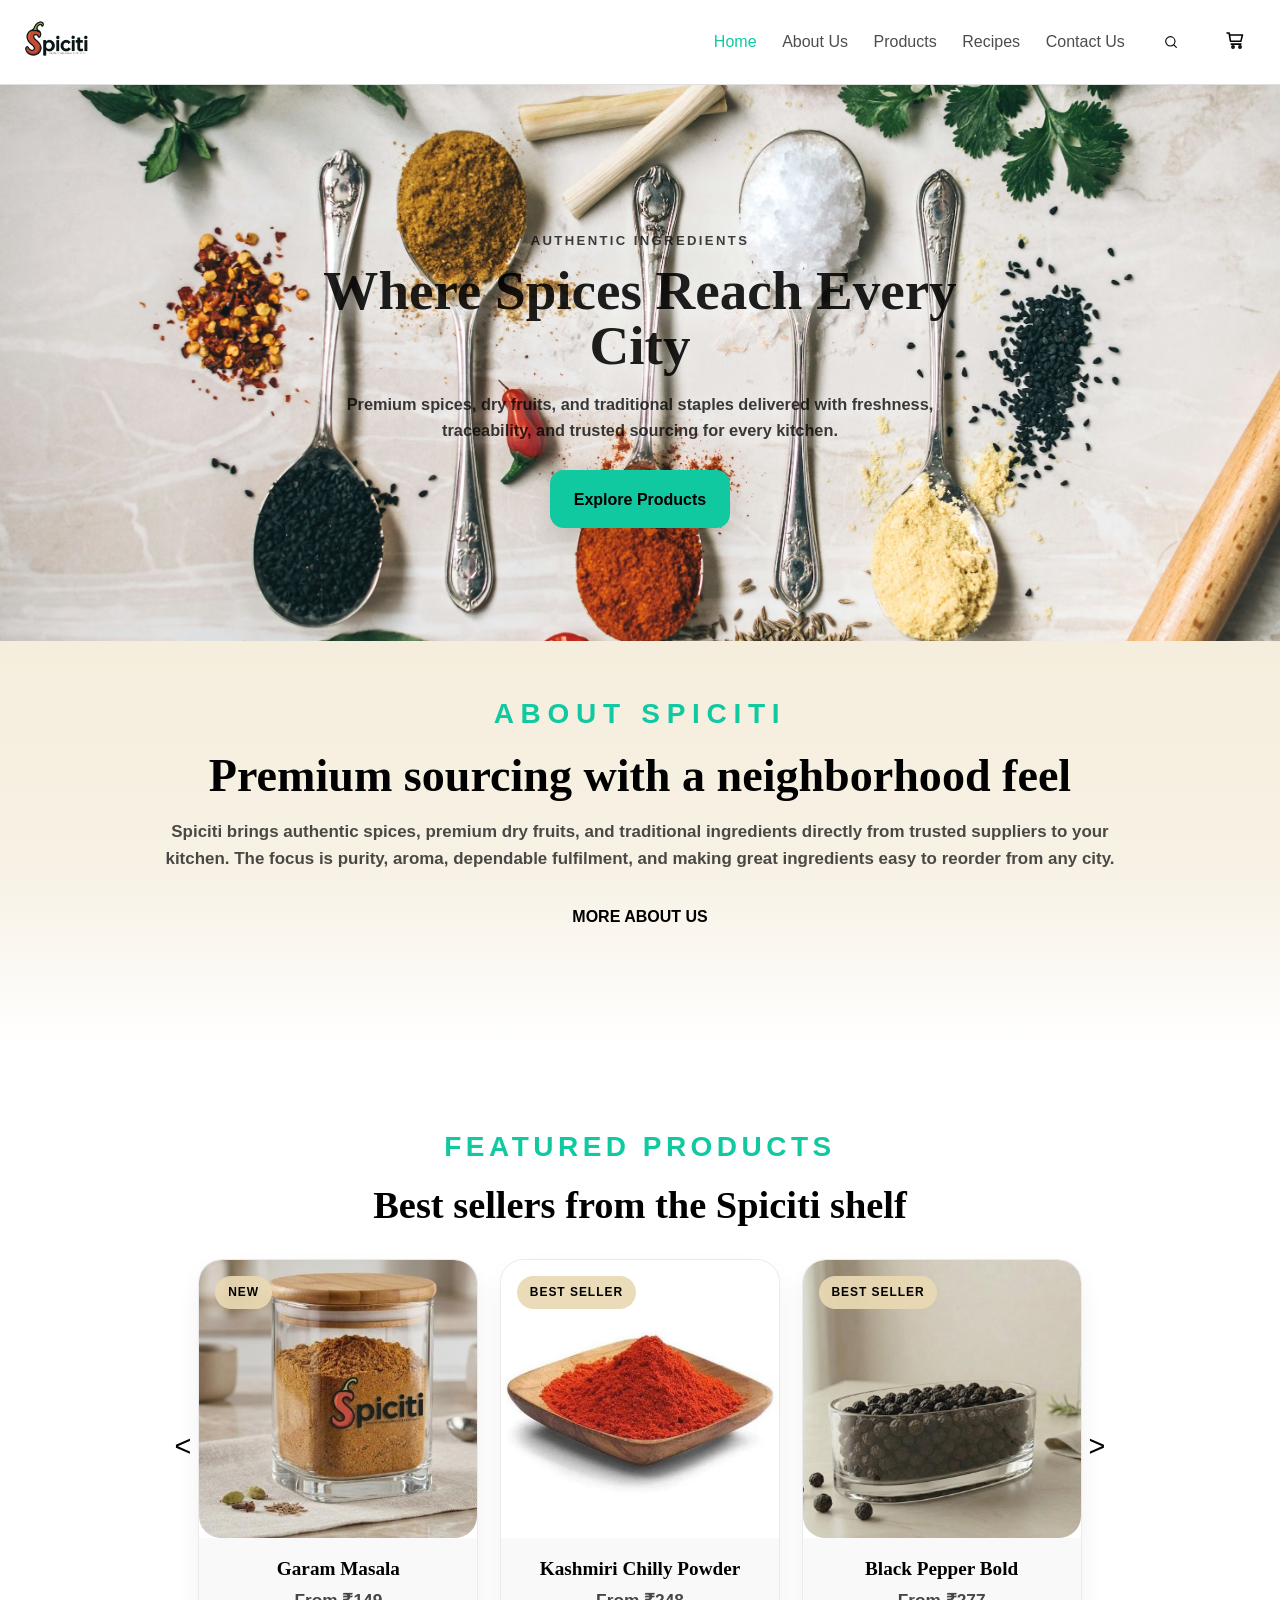
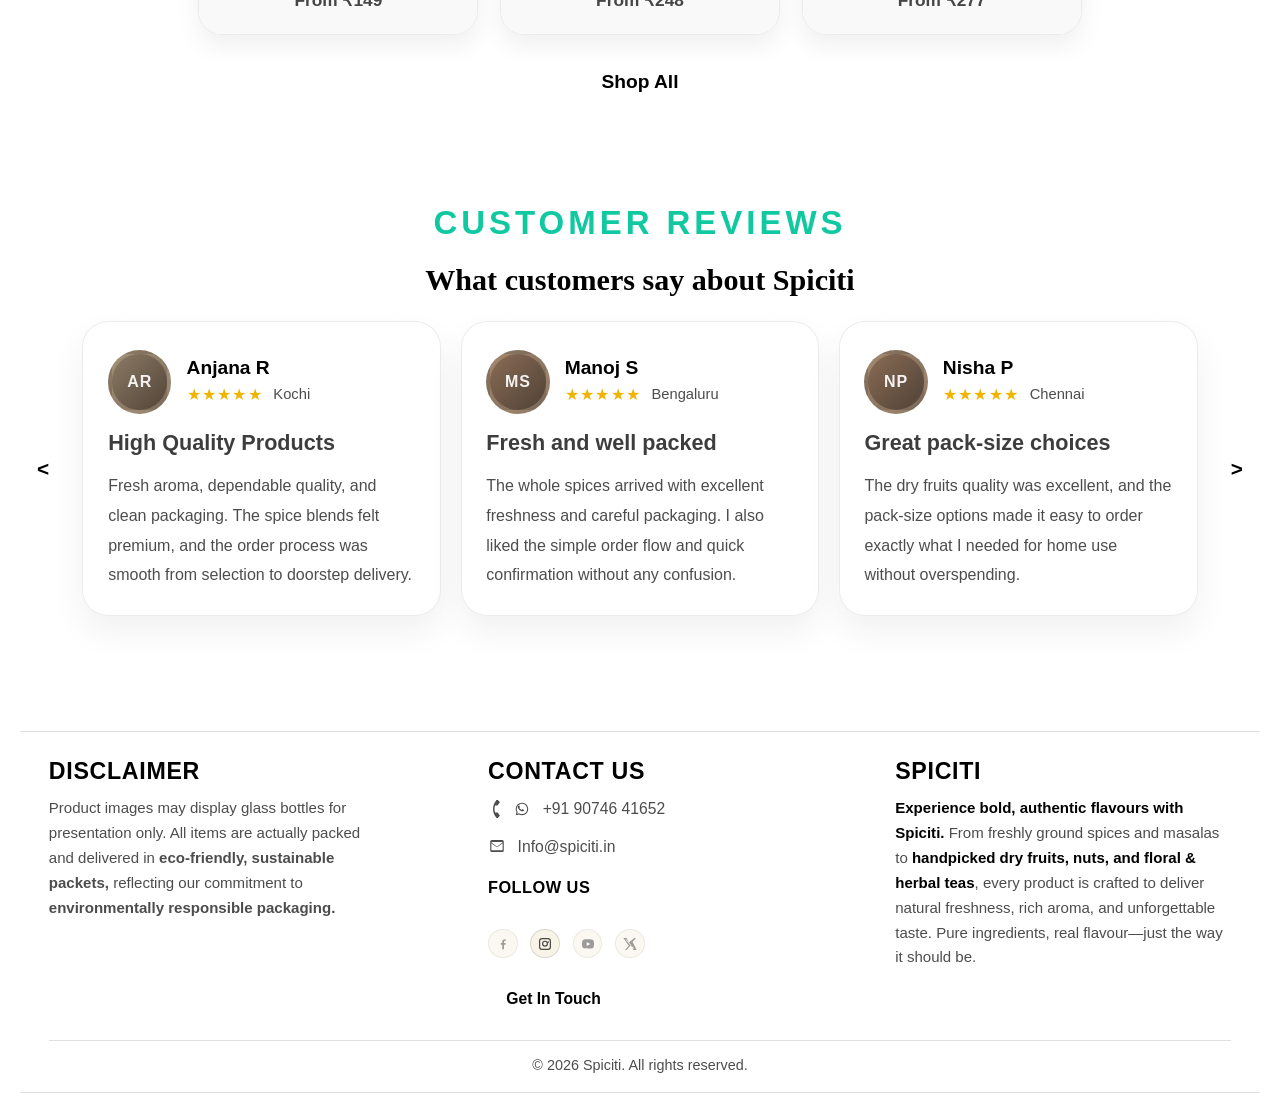
<file: index.html>
<!DOCTYPE html>
<html lang="en">
<head>
  <!-- Google tag (gtag.js) -->
  <script async src="https://www.googletagmanager.com/gtag/js?id=G-VBCV8SGRKP"></script>
  <script>
    window.dataLayer = window.dataLayer || [];
    function gtag(){dataLayer.push(arguments);}
    gtag('js', new Date());

    gtag('config', 'G-VBCV8SGRKP');
  </script>
  <meta charset="UTF-8">
<meta name="viewport" content="width=device-width, initial-scale=1.0">
<meta name="description" content="Spiciti ecommerce storefront for spices, dry fruits, and millets.">
<meta name="robots" content="index, follow">
<link rel="canonical" href="https://www.spiciti.in/">
<meta property="og:type" content="website">
<meta property="og:site_name" content="Spiciti">
<meta property="og:title" content="Spiciti | Where Spices Reach Every City">
<meta property="og:description" content="Premium spices, dry fruits, and traditional staples delivered with freshness and trusted sourcing.">
<meta property="og:url" content="https://www.spiciti.in/">
<meta property="og:image" content="https://www.spiciti.in/images/hero.jpeg">
<meta property="og:image:alt" content="Spiciti premium spices and ingredients">
<meta name="twitter:card" content="summary_large_image">
<meta name="twitter:site" content="@spiciti">
<meta name="twitter:title" content="Spiciti | Where Spices Reach Every City">
<meta name="twitter:description" content="Premium spices, dry fruits, and traditional staples delivered with freshness and trusted sourcing.">
<meta name="twitter:image" content="https://www.spiciti.in/images/hero.jpeg">
<title>Spiciti | Where Spices Reach Every City</title>
<link rel="icon" type="image/jpeg" href="images/logo.jpeg">
<link rel="stylesheet" href="style.css">
</head>

<body data-page="home">

<!-- Splash Screen -->
<div id="splash-screen" aria-hidden="true">
  <div class="splash-inner">
    <img src="images/logo.jpeg" alt="Spiciti" class="splash-logo-img">
    <span class="splash-wordmark">SPICITI</span>
    <span class="splash-tagline">Where Spices Reach Every City</span>
  </div>
</div>

<header class="site-header">
  <div class="container nav-shell">

    <a class="brand" href="index.html" aria-label="Spiciti home">
      <img src="images/logo.jpeg" alt="Spiciti logo">
      <span class="brand-wordmark">SPICITI</span>
    </a>

    <button class="menu-toggle" type="button" data-menu-toggle aria-label="Open navigation menu" aria-expanded="false" aria-controls="main-nav">
      Menu
    </button>

    <nav class="main-nav" id="main-nav" data-nav>
      <a class="is-active" href="index.html">Home</a>
      <a href="about.html">About Us</a>
      <a href="products.html">Products</a>
      <a href="recipes.html">Recipes</a>
      <a href="#contact">Contact Us</a>
    </nav>

    <a class="search-link" href="products.html#product-search" aria-label="Search products">Search</a>

    <a class="cart-link" href="cart.html" aria-label="View cart">
      Cart
      <span class="cart-count" data-cart-count>0</span>
    </a>
  </div>
</header>

<main>
  <section class="hero-section">
    <div class="hero-media"></div>
    <div class="container hero-grid">
      <div class="hero-copy">
        <span class="section-label">Authentic ingredients</span>
        <h1>Where Spices Reach Every City</h1>
        <p>
          Premium spices, dry fruits, and traditional staples delivered with freshness, traceability,
          and trusted sourcing for every kitchen.
        </p>

        <div class="hero-actions">
          <a class="button button-solid" href="products.html">Explore Products</a>
        </div>
      </div>
    </div>
  </section>

  <section class="about-section" id="about">
    <div class="container narrow">
      <span class="section-label center">About Spiciti</span>
      <h2 class="section-title center">Premium sourcing with a neighborhood feel</h2>
      <p class="section-copy center">
        Spiciti brings authentic spices, premium dry fruits, and traditional ingredients directly from trusted
        suppliers to your kitchen. The focus is purity, aroma, dependable fulfilment, and making great ingredients
        easy to reorder from any city.
      </p>
      <div class="section-cta center">
        <a class="button button-soft" href="about.html">MORE ABOUT US</a>
      </div>
    </div>
  </section>

  <section class="featured-section" id="featured">
    <div class="container">
      <div class="section-heading">
        <div>
          <span class="section-label">Featured Products</span>
          <h2 class="section-title">Best sellers from the Spiciti shelf</h2>
        </div>
      </div>

      <div class="featured-carousel">
        <button class="featured-nav featured-nav-prev" type="button" data-featured-nav="prev" aria-label="Previous featured products" hidden>&lt;</button>
        <div class="product-grid compact-product-grid" data-featured-products></div>
        <button class="featured-nav featured-nav-next" type="button" data-featured-nav="next" aria-label="Next featured products" hidden>&gt;</button>
      </div>

      <div class="section-cta">
        <a class="shop-all-link" href="products.html">Shop All</a>
      </div>
    </div>
  </section>

  <section class="reviews-section" id="reviews">
    <div class="container">
      <div class="section-heading">
        <div>
          <span class="section-label center">Customer Reviews</span>
          <h2 class="section-title center">What customers say about Spiciti</h2>
        </div>
      </div>

      <div class="review-carousel">
        <button class="review-nav review-nav-prev" type="button" data-review-nav="prev" aria-label="Previous reviews" hidden>&lt;</button>
        <div class="review-grid" data-reviews-grid></div>
        <button class="review-nav review-nav-next" type="button" data-review-nav="next" aria-label="Next reviews" hidden>&gt;</button>
      </div>
    </div>
  </section>

  <footer class="site-footer" id="contact">
    <div class="container footer-shell">
      <div class="footer-grid">
        <section class="footer-column">
          <h2 class="footer-heading">Disclaimer</h2>
          <p class="footer-copy">
            Product images may display glass bottles for presentation only.
             All items are actually packed and delivered in <b>eco-friendly, sustainable packets,</b>
              reflecting our commitment to <b>environmentally responsible packaging.</b>
          </p>
        </section>

        <section class="footer-column footer-column-brand">
          <h2 class="footer-heading">Spiciti</h2>
          <p class="footer-copy">
            <strong>Experience bold, authentic flavours with Spiciti.</strong>
            From freshly ground spices and masalas to <strong>handpicked dry fruits, nuts, and floral & herbal teas</strong>,
             every product is crafted to deliver natural freshness, rich aroma, and unforgettable taste.
              Pure ingredients, real flavour—just the way it should be.
          </p>
        </section>

        <section class="footer-column footer-column-contact">
          <h2 class="footer-heading">Contact Us</h2>
          <a class="footer-contact-row" href="#" data-contact-phone-link>
            <span class="footer-contact-icons" aria-hidden="true">
              <span class="footer-icon footer-icon-phone footer-icon-plain"></span>
              <span class="footer-icon footer-icon-whatsapp footer-icon-plain"></span>
            </span>
            <span data-contact-phone>+91 90746 41652</span>
          </a>
          <a class="footer-contact-row" href="mailto:Info@spiciti.in">
            <span class="footer-icon footer-icon-mail footer-icon-plain" aria-hidden="true"></span>
            <span>Info@spiciti.in</span>
          </a>

          <div class="footer-follow">
            <h3 class="footer-subheading">Follow Us</h3>
            <div class="social-links footer-social-links" data-social-links></div>
          </div>

          <div class="footer-actions">
            <button class="button button-soft" type="button" data-contact-toggle aria-expanded="false">Get In Touch</button>
          </div>
        </section>
      </div>

      <div class="contact-form-panel footer-contact-panel" data-contact-panel hidden>
        <form class="contact-form" data-contact-form>
          <div class="contact-form-grid">
            <label>
              <span>Name</span>
              <input type="text" name="name" placeholder="Your name" required>
            </label>
            <label>
              <span>Email or Phone</span>
              <input type="text" name="replyTo" placeholder="you@example.com or +91..." required>
            </label>
          </div>
          <label>
            <span>Enquiry</span>
            <textarea name="message" rows="4" placeholder="Tell us what you would like to know..." required></textarea>
          </label>

          <div class="contact-actions">
            <button class="button button-soft" type="submit">Send Enquiry</button>
            <a class="button button-solid" href="#" data-contact-whatsapp>WhatsApp Us</a>
          </div>
        </form>
      </div>

      <p class="footer-rights">&copy; <span data-year></span> Spiciti. All rights reserved.</p>
    </div>
  </footer>

  <div class="product-modal" data-product-modal hidden>
    <div class="product-modal-backdrop" data-close-product-modal></div>
    <div class="product-modal-dialog" role="dialog" aria-modal="true" aria-label="Product details">
      <button class="product-modal-close" type="button" data-close-product-modal aria-label="Close product details">Close</button>
      <div data-product-modal-content></div>
    </div>
  </div>
</main>

<script src="script.js"></script>
</body>
</html>
</file>
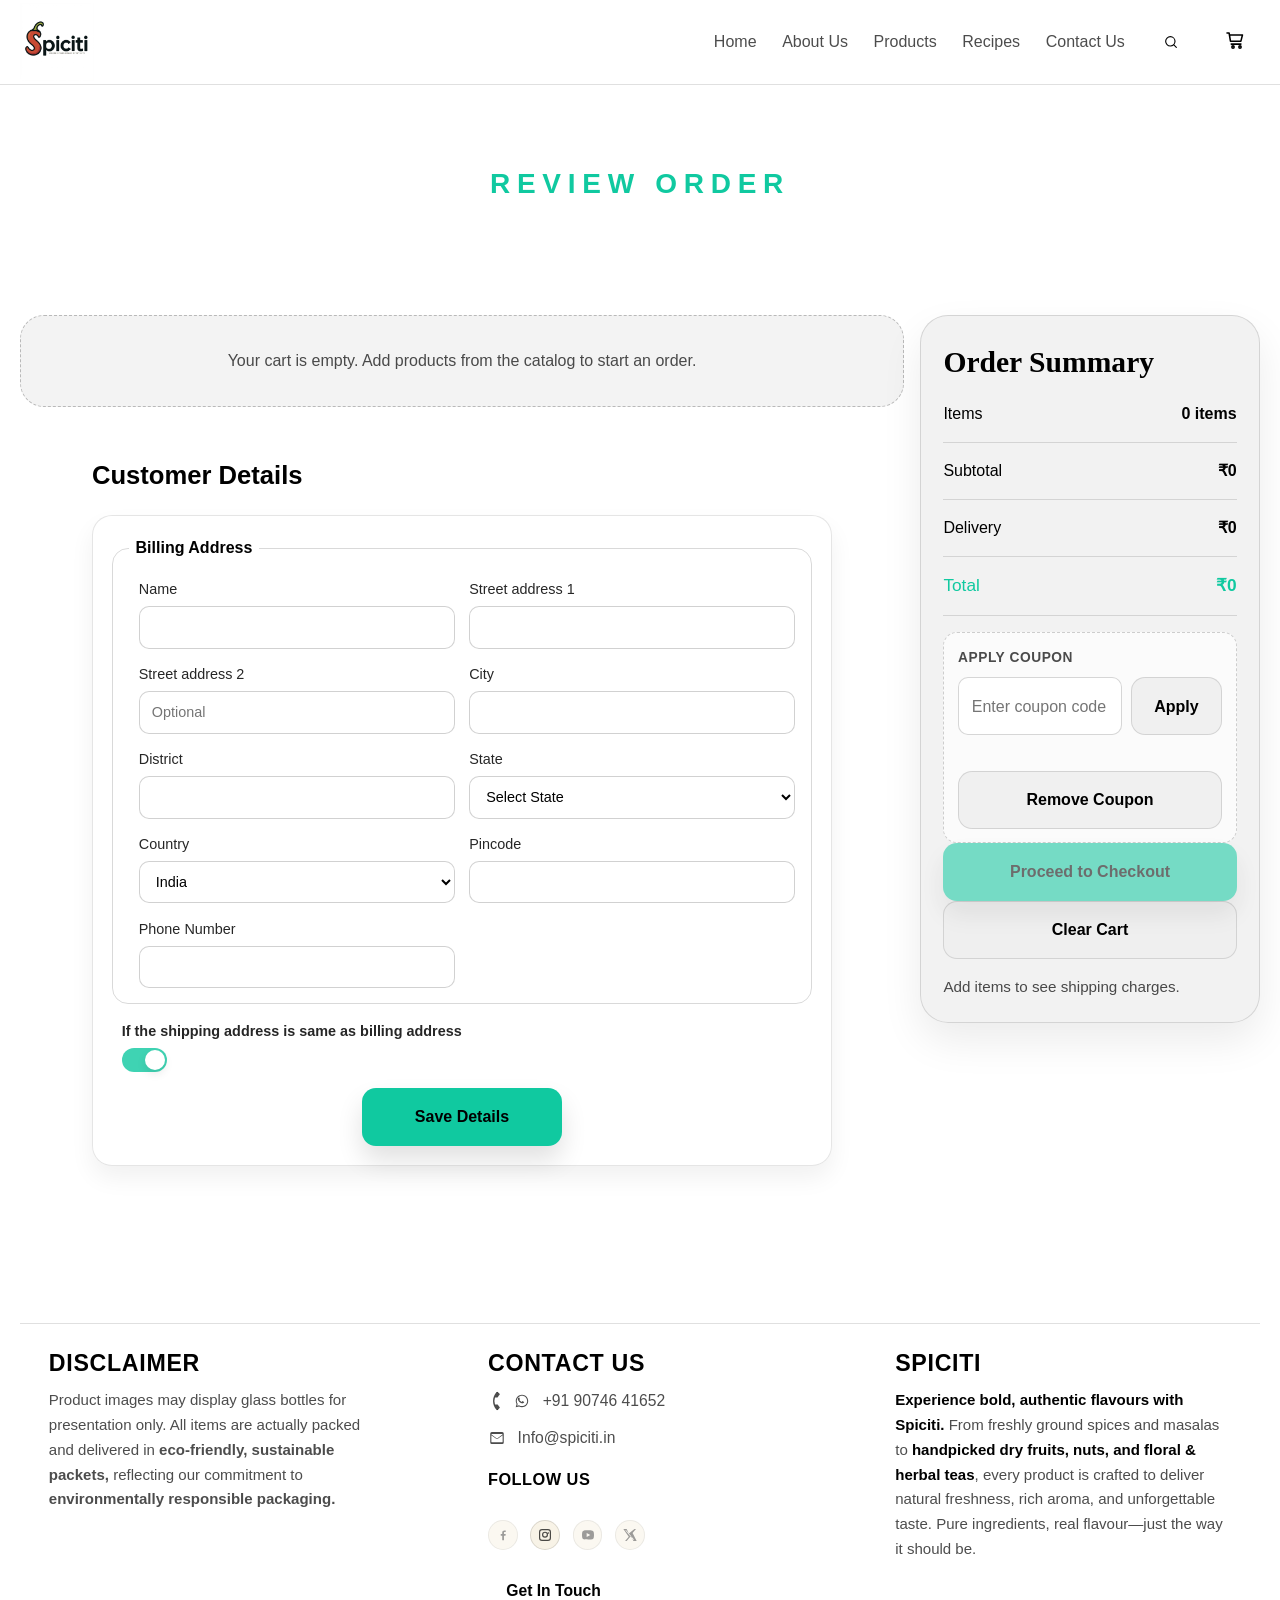
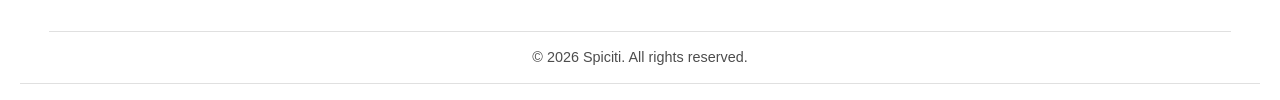
<file: cart.html>
<!DOCTYPE html>
<html lang="en">
<head>
  <!-- Google tag (gtag.js) -->
  <script async src="https://www.googletagmanager.com/gtag/js?id=G-VBCV8SGRKP"></script>
  <script>
    window.dataLayer = window.dataLayer || [];
    function gtag(){dataLayer.push(arguments);}
    gtag('js', new Date());

    gtag('config', 'G-VBCV8SGRKP');
  </script>
  <meta charset="UTF-8">
<meta name="viewport" content="width=device-width, initial-scale=1.0">
<meta name="description" content="Review your selected Spiciti products before checkout.">
<meta name="robots" content="noindex, nofollow, noarchive, nosnippet">
<link rel="canonical" href="https://www.spiciti.in/cart.html">
<title>Spiciti Cart</title>
<link rel="icon" type="image/jpeg" href="images/logo.jpeg">
<link rel="stylesheet" href="style.css">
</head>
<body data-page="cart">
<header class="site-header">
  <div class="container nav-shell">
    <a class="brand" href="index.html" aria-label="Spiciti home">
      <img src="images/logo.jpeg" alt="Spiciti logo">
      <span class="brand-wordmark">SPICITI</span>
    </a>

    <button class="menu-toggle" type="button" data-menu-toggle aria-label="Open navigation menu" aria-expanded="false" aria-controls="main-nav">
      Menu
    </button>

    <nav class="main-nav" id="main-nav" data-nav>
      <a href="index.html">Home</a>
      <a href="about.html">About Us</a>
      <a href="products.html">Products</a>
      <a href="recipes.html">Recipes</a>
      <a href="#contact">Contact Us</a>
    </nav>

    <a class="search-link" href="products.html#product-search" aria-label="Search products">Search</a>

    <a class="cart-link is-active" href="cart.html" aria-label="View cart">
      Cart
      <span class="cart-count" data-cart-count>0</span>
    </a>
  </div>
</header>

<main>
  <section class="page-hero">
    <div class="container narrow">
      <span class="section-label center">Review Order</span>
    </div>
  </section>

  <section class="cart-section">
    <div class="container cart-layout">
      <div class="cart-left">
        <div class="cart-items" data-cart-items></div>

        <section class="customer-details-section">
          <div class="container narrow">
            <h2>Customer Details</h2>
            <form data-customer-form>
              <fieldset>
                <legend>Billing Address</legend>

                <label>
                  Name
                  <input name="billingName" type="text" required>
                </label>

                <label>
                  Street address 1
                  <input name="billingAddress" type="text" required>
                </label>

                <label>
                  Street address 2
                  <input name="billingAddress2" type="text" placeholder="Optional">
                </label>

                <label>
                  City
                  <input name="billingCity" type="text" required>
                </label>

                <label>
                  District
                  <input name="billingDistrict" type="text" required>
                </label>

                <label>
                  State
                  <select name="billingState" required>
                    <option value="">Select your state</option>
                  </select>
                </label>

                <label>
                  Country
                  <select name="billingCountry" required>
                    <option value="">Select country</option>
                  </select>
                </label>

                <label>
                  Pincode
                  <input name="billingPincode" type="text" inputmode="numeric" pattern="[0-9]{6}" maxlength="6" minlength="6" required>
                </label>

                <label>
                  Phone Number
                  <input name="billingPhone" type="tel" inputmode="numeric" pattern="[0-9]{10}" maxlength="10" minlength="10" required>
                </label>
              </fieldset>

              <label class="toggle-switch">
                <span class="toggle-label">If the shipping address is same as billing address</span>
                <input type="checkbox" name="shippingSame">
                <span class="toggle-track" aria-hidden="true"></span>
              </label>

              <fieldset data-shipping-fields hidden>
                <legend>Shipping Address</legend>

                <label>
                  Name
                  <input name="shippingName" type="text" required>
                </label>

                <label>
                  Street address 1
                  <input name="shippingAddress" type="text" required>
                </label>

                <label>
                  Street address 2
                  <input name="shippingAddress2" type="text" placeholder="Optional">
                </label>

                <label>
                  City
                  <input name="shippingCity" type="text" required>
                </label>

                <label>
                  District
                  <input name="shippingDistrict" type="text" required>
                </label>

                <label>
                  State
                  <select name="shippingState" required>
                    <option value="">Select your state</option>
                  </select>
                </label>

                <label>
                  Country
                  <select name="shippingCountry" required>
                    <option value="">Select country</option>
                  </select>
                </label>

                <label>
                  Pincode
                  <input name="shippingPincode" type="text" inputmode="numeric" pattern="[0-9]{6}" maxlength="6" minlength="6" required>
                </label>

                <label>
                  Phone Number
                  <input name="shippingPhone" type="tel" inputmode="numeric" pattern="[0-9]{10}" maxlength="10" minlength="10" required>
                </label>
              </fieldset>

              <div class="form-actions">
                <button class="button button-solid" type="submit">Save Details</button>
              </div>
            </form>
          </div>
        </section>
      </div>

      <aside class="cart-summary">
        <h2>Order Summary</h2>
        <div class="summary-row">
          <span>Items</span>
          <strong data-summary-count>0</strong>
        </div>
        <div class="summary-row">
          <span>Subtotal</span>
          <strong data-summary-subtotal>Rs. 0</strong>
        </div>
        <div class="summary-row summary-row-discount" data-summary-discount-row hidden>
          <span>Discount</span>
          <strong data-summary-discount>- Rs. 0</strong>
        </div>
        <div class="summary-row">
          <span>Delivery</span>
          <strong data-summary-shipping>Rs. 0</strong>
        </div>
        <div class="summary-row total">
          <span>Total</span>
          <strong data-summary-total>Rs. 0</strong>
        </div>

        <div class="coupon-box">
          <label for="couponCodeInput">Apply Coupon</label>
          <div class="coupon-box-controls">
            <input id="couponCodeInput" type="text" placeholder="Enter coupon code" data-coupon-code-input>
            <button class="button button-soft" type="button" data-apply-coupon>Apply</button>
          </div>
          <div class="coupon-box-status" data-coupon-feedback></div>
          <button class="button button-soft full-width" type="button" data-remove-coupon hidden>Remove Coupon</button>
        </div>

        <a class="button button-solid full-width" href="checkout.html" data-start-checkout>Proceed to Checkout</a>
        <button class="button button-soft full-width" type="button" data-clear-cart>Clear Cart</button>

        <p class="summary-note">
          Checkout opens a payment screen with UPI QR, quick pay, and order confirmation actions.
        </p>
      </aside>
    </div>
  </section>

  <div class="payment-modal" data-payment-modal hidden>
    <button class="payment-modal-backdrop" type="button" data-payment-modal-backdrop aria-label="Close payment popup"></button>
    <section class="payment-modal-dialog" role="dialog" aria-modal="true" aria-labelledby="payment-modal-title">
      <button class="payment-modal-close" type="button" data-close-payment-modal aria-label="Close payment popup"></button>

      <h2 id="payment-modal-title">Complete your UPI payment</h2>

      <div class="checkout-status-row payment-modal-status-row">
        <strong data-checkout-order-id>Order ID: -</strong>
        <span class="status-pill" data-checkout-status>Payment Status: Waiting for payment</span>
      </div>

      <div class="checkout-payment-main payment-modal-main" data-checkout-flow="modal">
        <div class="upi-qr-card payment-modal-qr-card" data-checkout-qr-wrapper>
          <img class="upi-qr-image" data-checkout-qr alt="UPI payment QR code">
        </div>

        <div class="checkout-payment-copy">
          <p class="checkout-payment-instruction" data-checkout-instruction>Scan via UPI</p>

          <div class="checkout-manual-upi" data-checkout-manual-upi hidden>
            <p class="checkout-manual-upi-label">UPI ID</p>
            <div class="checkout-manual-upi-row">
              <strong data-checkout-upi-id-copy>-</strong>
              <button class="button button-soft" type="button" data-checkout-copy-upi>Copy UPI ID</button>
            </div>
            <p class="checkout-manual-note" data-checkout-manual-note>Open your UPI app and pay using this UPI ID</p>
          </div>

          <div class="payment-details payment-modal-details">
            <div class="payment-detail">
              <span>Amount</span>
              <strong data-checkout-amount>-</strong>
            </div>
            <div class="payment-detail">
              <span>UPI ID</span>
              <strong data-checkout-upi-id>-</strong>
            </div>
            <div class="payment-detail">
              <span>Payee</span>
              <strong data-checkout-upi-name>-</strong>
            </div>
          </div>

          <p class="payment-modal-countdown checkout-payment-countdown" data-checkout-countdown>You can confirm order in 30 seconds</p>
          <p class="payment-modal-note checkout-payment-notice" data-checkout-notice><strong>Orders are processed after payment confirmation.</strong></p>
        </div>
      </div>

      <div class="checkout-actions-stack">
        <button class="button button-solid full-width" type="button" data-checkout-open-upi>Open UPI App</button>
        <button class="button button-soft full-width" type="button" data-checkout-open-whatsapp disabled aria-disabled="true">Send Order on WhatsApp</button>
        <button class="button button-soft full-width" type="button" data-checkout-open-email disabled aria-disabled="true">Send Order via Email</button>
      </div>

      <p class="checkout-note">
        If quick pay does not open your UPI app, use the UPI ID shown on screen to pay manually.
      </p>
    </section>
  </div>

  <footer class="site-footer" id="contact">
    <div class="container footer-shell">
      <div class="footer-grid">
        <section class="footer-column">
          <h2 class="footer-heading">Disclaimer</h2>
          <p class="footer-copy">
             Product images may display glass bottles for presentation only.
             All items are actually packed and delivered in <b>eco-friendly, sustainable packets,</b>
              reflecting our commitment to <b>environmentally responsible packaging.</b>
          </p>
        </section>

        <section class="footer-column footer-column-brand">
          <h2 class="footer-heading">Spiciti</h2>
          <p class="footer-copy">
           <strong>Experience bold, authentic flavours with Spiciti.</strong>
            From freshly ground spices and masalas to <strong>handpicked dry fruits, nuts, and floral & herbal teas</strong>,
             every product is crafted to deliver natural freshness, rich aroma, and unforgettable taste.
              Pure ingredients, real flavour—just the way it should be.
          </p>
        </section>

        <section class="footer-column footer-column-contact">
          <h2 class="footer-heading">Contact Us</h2>
          <a class="footer-contact-row" href="#" data-contact-phone-link>
            <span class="footer-contact-icons" aria-hidden="true">
              <span class="footer-icon footer-icon-phone footer-icon-plain"></span>
              <span class="footer-icon footer-icon-whatsapp footer-icon-plain"></span>
            </span>
            <span data-contact-phone>+91 90746 41652</span>
          </a>
          <a class="footer-contact-row" href="mailto:Info@spiciti.in">
            <span class="footer-icon footer-icon-mail footer-icon-plain" aria-hidden="true"></span>
            <span>Info@spiciti.in</span>
          </a>

          <div class="footer-follow">
            <h3 class="footer-subheading">Follow Us</h3>
            <div class="social-links footer-social-links" data-social-links></div>
          </div>

          <div class="footer-actions">
            <button class="button button-soft" type="button" data-contact-toggle aria-expanded="false">Get In Touch</button>
          </div>
        </section>
      </div>

      <div class="contact-form-panel footer-contact-panel" data-contact-panel hidden>
        <form class="contact-form" data-contact-form>
          <div class="contact-form-grid">
            <label>
              <span>Name</span>
              <input type="text" name="name" placeholder="Your name" required>
            </label>
            <label>
              <span>Email or Phone</span>
              <input type="text" name="replyTo" placeholder="you@example.com or +91..." required>
            </label>
          </div>
          <label>
            <span>Enquiry</span>
            <textarea name="message" rows="4" placeholder="Tell us what you would like to know..." required></textarea>
          </label>

          <div class="contact-actions">
            <button class="button button-soft" type="submit">Send Enquiry</button>
            <a class="button button-solid" href="#" data-contact-whatsapp>WhatsApp Us</a>
          </div>
        </form>
      </div>

      <p class="footer-rights">&copy; <span data-year></span> Spiciti. All rights reserved.</p>
    </div>
  </footer>
</main>

<script src="script.js"></script>
</body>
</html>
</file>
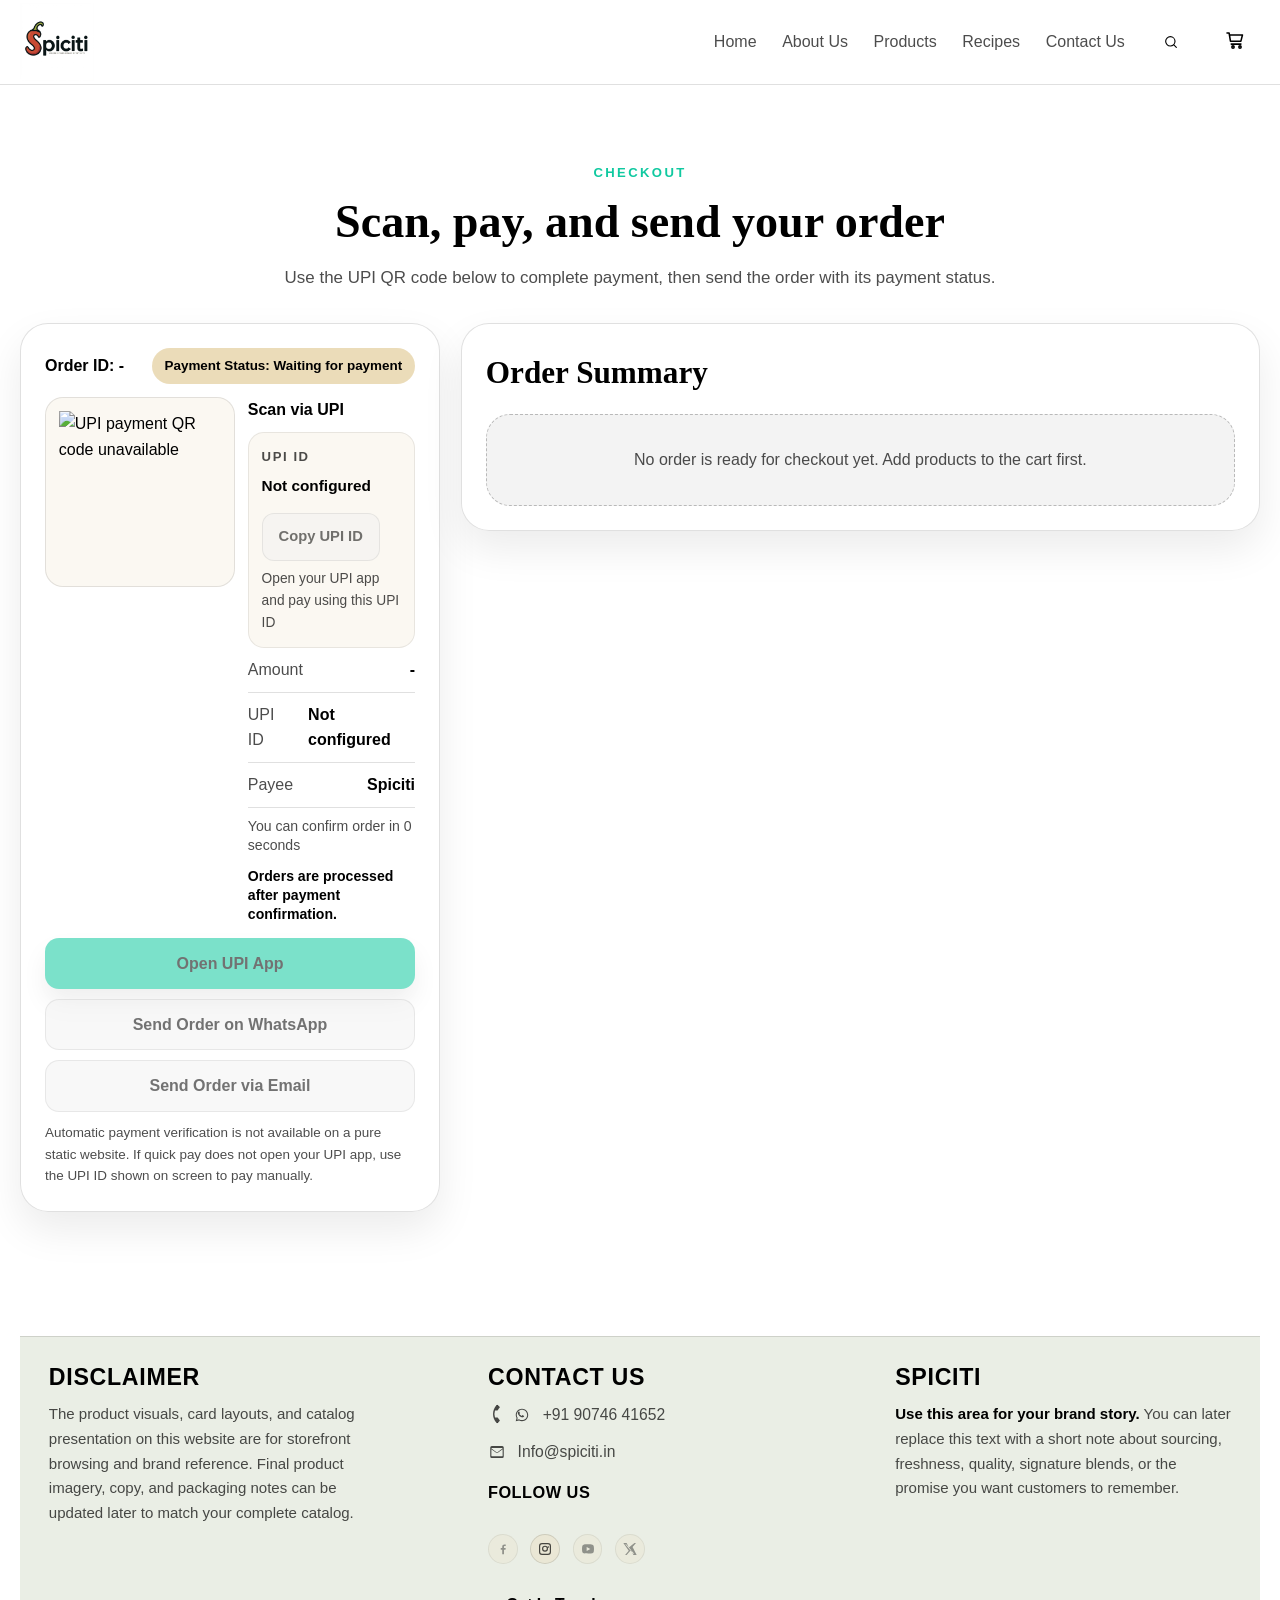
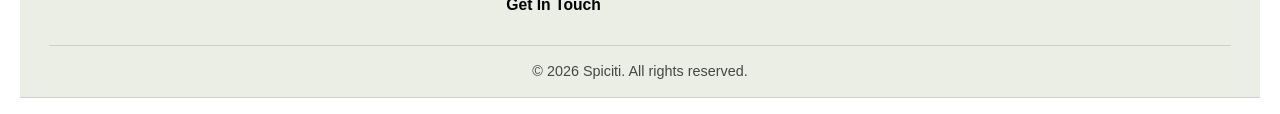
<file: checkout.html>
<!DOCTYPE html>
<html lang="en">
<head>
  <!-- Google tag (gtag.js) -->
  <script async src="https://www.googletagmanager.com/gtag/js?id=G-VBCV8SGRKP"></script>
  <script>
    window.dataLayer = window.dataLayer || [];
    function gtag(){dataLayer.push(arguments);}
    gtag('js', new Date());

    gtag('config', 'G-VBCV8SGRKP');
  </script>
  <meta charset="UTF-8">
<meta name="viewport" content="width=device-width, initial-scale=1.0">
<meta name="description" content="Complete your Spiciti payment and submit your order details.">
<meta name="robots" content="noindex, nofollow, noarchive, nosnippet">
<link rel="canonical" href="https://www.spiciti.in/checkout.html">
<title>Spiciti Checkout</title>
<link rel="icon" type="image/jpeg" href="images/logo.jpeg">
<link rel="stylesheet" href="style.css">
</head>
<body data-page="checkout">
<header class="site-header">
  <div class="container nav-shell">
    <a class="brand" href="index.html" aria-label="Spiciti home">
      <img src="images/logo.jpeg" alt="Spiciti logo">
      <span class="brand-wordmark">SPICITI</span>
    </a>

    <button class="menu-toggle" type="button" data-menu-toggle aria-label="Open navigation menu" aria-expanded="false" aria-controls="main-nav">
      Menu
    </button>

    <nav class="main-nav" id="main-nav" data-nav>
      <a href="index.html">Home</a>
      <a href="about.html">About Us</a>
      <a href="products.html">Products</a>
      <a href="recipes.html">Recipes</a>
      <a href="#contact">Contact Us</a>
    </nav>

    <a class="search-link" href="products.html#product-search" aria-label="Search products">Search</a>

    <a class="cart-link" href="cart.html" aria-label="View cart">
      Cart
      <span class="cart-count" data-cart-count>0</span>
    </a>
  </div>
</header>

<main>
  <section class="page-hero">
    <div class="container narrow">
      <span class="section-label center">Checkout</span>
      <h1 class="section-title center">Scan, pay, and send your order</h1>
      <p class="section-copy center">
        Use the UPI QR code below to complete payment, then send the order with its payment status.
      </p>
    </div>
  </section>

  <section class="checkout-section">
    <div class="container checkout-layout">
      <div class="checkout-card checkout-payment-card" data-checkout-flow="page">
        <div class="checkout-status-row">
          <strong data-checkout-order-id>Order ID: -</strong>
          <span class="status-pill" data-checkout-status>Payment Status: Waiting for payment</span>
        </div>

        <div class="checkout-payment-main">
          <div class="upi-qr-card" data-checkout-qr-wrapper>
            <img class="upi-qr-image" data-checkout-qr alt="UPI payment QR code">
          </div>

          <div class="checkout-payment-copy">
            <p class="checkout-payment-instruction" data-checkout-instruction>Scan via UPI</p>

            <div class="checkout-manual-upi" data-checkout-manual-upi hidden>
              <p class="checkout-manual-upi-label">UPI ID</p>
              <div class="checkout-manual-upi-row">
                <strong data-checkout-upi-id-copy>-</strong>
                <button class="button button-soft" type="button" data-checkout-copy-upi>Copy UPI ID</button>
              </div>
              <p class="checkout-manual-note" data-checkout-manual-note>Open your UPI app and pay using this UPI ID</p>
            </div>

            <div class="payment-details">
              <div class="payment-detail">
                <span>Amount</span>
                <strong data-checkout-amount>-</strong>
              </div>
              <div class="payment-detail">
                <span>UPI ID</span>
                <strong data-checkout-upi-id>-</strong>
              </div>
              <div class="payment-detail">
                <span>Payee</span>
                <strong data-checkout-upi-name>-</strong>
              </div>
            </div>

            <p class="checkout-payment-countdown" data-checkout-countdown>You can confirm order in 30 seconds</p>
            <p class="checkout-payment-notice" data-checkout-notice><strong>Orders are processed after payment confirmation.</strong></p>
          </div>
        </div>

        <div class="checkout-actions-stack">
          <button class="button button-solid full-width" type="button" data-checkout-open-upi>Open UPI App</button>
          <button class="button button-soft full-width" type="button" data-checkout-open-whatsapp disabled aria-disabled="true">Send Order on WhatsApp</button>
          <button class="button button-soft full-width" type="button" data-checkout-open-email disabled aria-disabled="true">Send Order via Email</button>
        </div>

        <p class="checkout-note">
          Automatic payment verification is not available on a pure static website. If quick pay does not open your UPI app, use the UPI ID shown on screen to pay manually.
        </p>
      </div>

      <aside class="checkout-summary-card">
        <h2>Order Summary</h2>
        <div data-checkout-summary></div>
      </aside>
    </div>
  </section>

  <footer class="site-footer" id="contact">
    <div class="container footer-shell">
      <div class="footer-grid">
        <section class="footer-column">
          <h2 class="footer-heading">Disclaimer</h2>
          <p class="footer-copy">
            The product visuals, card layouts, and catalog presentation on this website are for storefront browsing and
            brand reference. Final product imagery, copy, and packaging notes can be updated later to match your
            complete catalog.
          </p>
        </section>

        <section class="footer-column footer-column-brand">
          <h2 class="footer-heading">Spiciti</h2>
          <p class="footer-copy">
            <strong>Use this area for your brand story.</strong> You can later replace this text with a short note about
            sourcing, freshness, quality, signature blends, or the promise you want customers to remember.
          </p>
        </section>

        <section class="footer-column footer-column-contact">
          <h2 class="footer-heading">Contact Us</h2>
          <a class="footer-contact-row" href="#" data-contact-phone-link>
            <span class="footer-contact-icons" aria-hidden="true">
              <span class="footer-icon footer-icon-phone footer-icon-plain"></span>
              <span class="footer-icon footer-icon-whatsapp footer-icon-plain"></span>
            </span>
            <span data-contact-phone>+91 90746 41652</span>
          </a>
          <a class="footer-contact-row" href="mailto:Info@spiciti.in">
            <span class="footer-icon footer-icon-mail footer-icon-plain" aria-hidden="true"></span>
            <span>Info@spiciti.in</span>
          </a>

          <div class="footer-follow">
            <h3 class="footer-subheading">Follow Us</h3>
            <div class="social-links footer-social-links" data-social-links></div>
          </div>

          <div class="footer-actions">
            <button class="button button-soft" type="button" data-contact-toggle aria-expanded="false">Get In Touch</button>
          </div>
        </section>
      </div>

      <div class="contact-form-panel footer-contact-panel" data-contact-panel hidden>
        <form class="contact-form" data-contact-form>
          <div class="contact-form-grid">
            <label>
              <span>Name</span>
              <input type="text" name="name" placeholder="Your name" required>
            </label>
            <label>
              <span>Email or Phone</span>
              <input type="text" name="replyTo" placeholder="you@example.com or +91..." required>
            </label>
          </div>
          <label>
            <span>Enquiry</span>
            <textarea name="message" rows="4" placeholder="Tell us what you would like to know..." required></textarea>
          </label>

          <div class="contact-actions">
            <button class="button button-soft" type="submit">Send Enquiry</button>
            <a class="button button-solid" href="#" data-contact-whatsapp>WhatsApp Us</a>
          </div>
        </form>
      </div>

      <p class="footer-rights">&copy; <span data-year></span> Spiciti. All rights reserved.</p>
    </div>
  </footer>
</main>

<script src="script.js"></script>
</body>
</html>
</file>
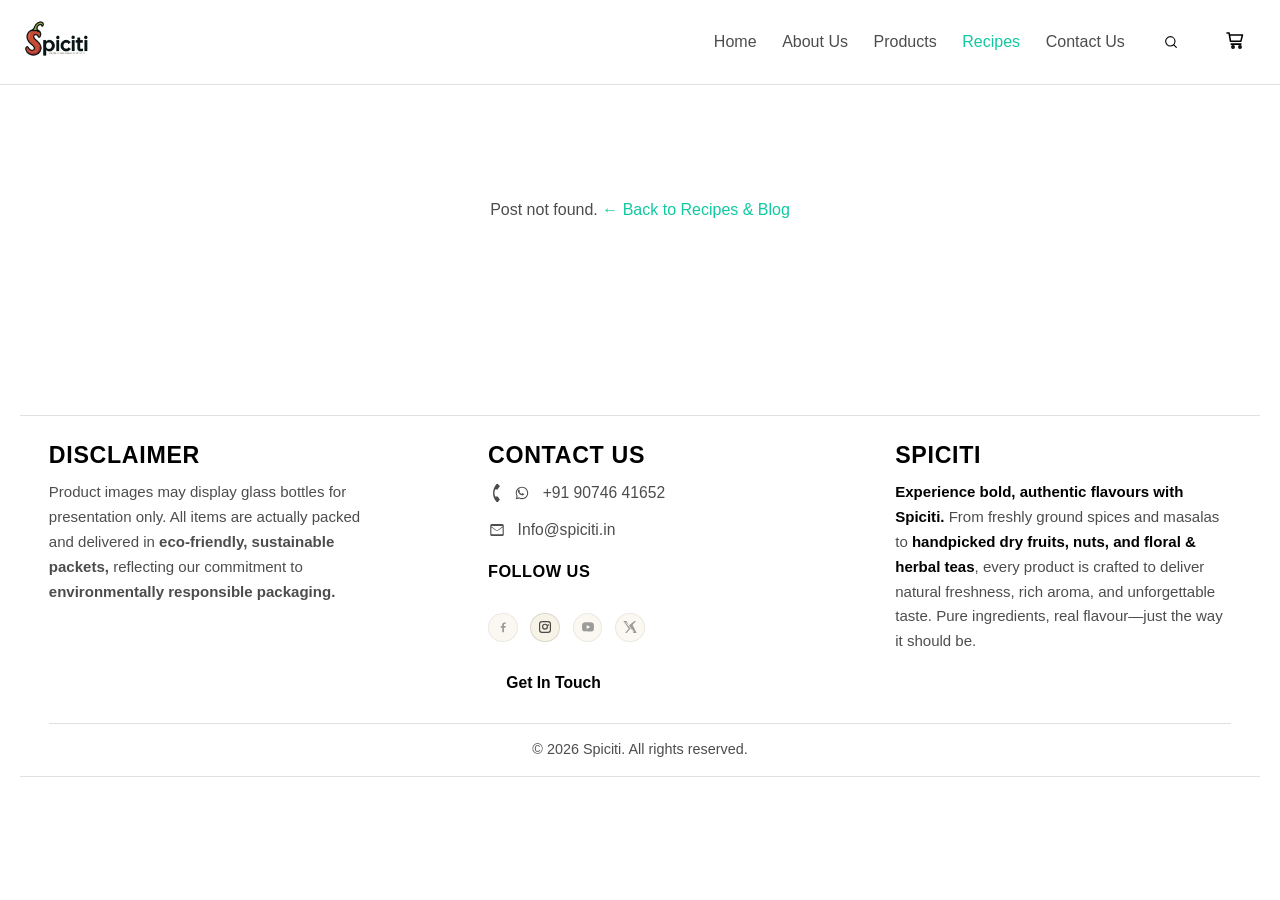
<file: post.html>
<!DOCTYPE html>
<html lang="en">
<head>
  <!-- Google tag (gtag.js) -->
  <script async src="https://www.googletagmanager.com/gtag/js?id=G-VBCV8SGRKP"></script>
  <script>
    window.dataLayer = window.dataLayer || [];
    function gtag(){dataLayer.push(arguments);}
    gtag('js', new Date());

    gtag('config', 'G-VBCV8SGRKP');
  </script>
  <meta charset="UTF-8">
<meta name="viewport" content="width=device-width, initial-scale=1.0">
<meta name="description" content="Full post detail | Spiciti">
<meta name="robots" content="index, follow">
<link rel="canonical" href="https://www.spiciti.in/post.html">
<meta property="og:type" content="article">
<meta property="og:site_name" content="Spiciti">
<meta property="og:title" content="Post | Spiciti">
<meta property="og:description" content="Read full recipes, videos, and blog posts from Spiciti.">
<meta property="og:url" content="https://www.spiciti.in/post.html">
<meta property="og:image" content="https://www.spiciti.in/images/hero.jpeg">
<meta property="og:image:alt" content="Spiciti recipe or blog post">
<meta name="twitter:card" content="summary_large_image">
<meta name="twitter:site" content="@spiciti">
<meta name="twitter:title" content="Post | Spiciti">
<meta name="twitter:description" content="Read full recipes, videos, and blog posts from Spiciti.">
<meta name="twitter:image" content="https://www.spiciti.in/images/hero.jpeg">
<title>Post | Spiciti</title>
<link rel="icon" type="image/jpeg" href="images/logo.jpeg">
<link rel="stylesheet" href="style.css">
<style>
  .post-detail {
    padding: 3rem 0 5rem;
  }
  .post-detail-inner {
    max-width: 760px;
    margin: 0 auto;
  }
  .post-back-link {
    display: inline-flex;
    align-items: center;
    gap: 0.4rem;
    color: var(--accent);
    font-size: 0.92rem;
    font-weight: 700;
    text-decoration: none;
    margin-bottom: 2rem;
  }
  .post-back-link:hover {
    text-decoration: underline;
  }
  .post-category-badge {
    display: inline-block;
    background: var(--accent);
    color: var(--black);
    font-size: 0.78rem;
    font-weight: 700;
    letter-spacing: 0.08em;
    text-transform: uppercase;
    padding: 0.28rem 0.9rem;
    border-radius: 999px;
    margin-bottom: 1rem;
  }
  .post-detail-date {
    font-size: 0.88rem;
    color: var(--muted);
    margin-bottom: 0.75rem;
  }
  .post-detail-title {
    font-size: clamp(1.6rem, 4vw, 2.4rem);
    font-weight: 800;
    line-height: 1.2;
    color: var(--black);
    margin-bottom: 1.25rem;
  }
  .post-detail-media {
    width: 100%;
    border-radius: 20px;
    overflow: hidden;
    margin-bottom: 2rem;
    background: var(--surface);
    aspect-ratio: 16 / 9;
  }
  .post-detail-media iframe {
    width: 100%;
    height: 100%;
    border: 0;
    display: block;
  }
  .post-detail-media img {
    width: 100%;
    height: 100%;
    object-fit: cover;
    display: block;
  }
  .post-video-thumb-link {
    display: block;
    text-decoration: none;
    margin-bottom: 2rem;
  }
  .post-video-thumb-wrap {
    position: relative;
    margin-bottom: 0;
    cursor: pointer;
    transition: transform 240ms ease;
  }
  .post-video-thumb-link:hover .post-video-thumb-wrap {
    transform: scale(1.01);
  }
  .post-video-play-btn {
    position: absolute;
    top: 50%;
    left: 50%;
    transform: translate(-50%, -50%);
    width: 72px;
    height: 72px;
    border-radius: 50%;
    background: rgba(0, 0, 0, 0.65);
    transition: background 200ms ease, transform 200ms ease;
    pointer-events: none;
  }
  .post-video-play-btn::after {
    content: "";
    position: absolute;
    top: 50%;
    left: 55%;
    transform: translate(-50%, -50%);
    border-style: solid;
    border-width: 14px 0 14px 26px;
    border-color: transparent transparent transparent #ffffff;
  }
  .post-video-thumb-link:hover .post-video-play-btn {
    background: rgba(16, 201, 160, 0.9);
    transform: translate(-50%, -50%) scale(1.1);
  }
  .post-video-yt-badge {
    position: absolute;
    bottom: 1rem;
    right: 1rem;
    background: rgba(0,0,0,0.72);
    color: #fff;
    font-size: 0.82rem;
    font-weight: 700;
    padding: 0.3rem 0.85rem;
    border-radius: 999px;
    pointer-events: none;
    letter-spacing: 0.03em;
  }
  .post-detail-excerpt {
    font-size: 1.1rem;
    color: var(--accent);
    font-weight: 600;
    margin-bottom: 2rem;
    line-height: 1.6;
  }
  .post-detail-body {
    font-size: 1rem;
    color: var(--text);
    line-height: 1.85;
    white-space: pre-line;
  }
  .post-not-found {
    padding: 4rem 1rem;
    text-align: center;
    color: var(--muted);
  }
  .post-not-found a {
    color: var(--accent);
  }
</style>
</head>
<body data-page="post">
<header class="site-header">
  <div class="container nav-shell">

    <a class="brand" href="index.html" aria-label="Spiciti home">
      <img src="images/logo.jpeg" alt="Spiciti logo">
      <span class="brand-wordmark">SPICITI</span>
    </a>

    <button class="menu-toggle" type="button" data-menu-toggle aria-label="Open navigation menu" aria-expanded="false" aria-controls="main-nav">
      Menu
    </button>

    <nav class="main-nav" id="main-nav" data-nav>
      <a href="index.html">Home</a>
      <a href="about.html">About Us</a>
      <a href="products.html">Products</a>
      <a class="is-active" href="recipes.html">Recipes</a>
      <a href="#contact">Contact Us</a>
    </nav>

    <a class="search-link" href="products.html#product-search" aria-label="Search products">Search</a>

    <a class="cart-link" href="cart.html" aria-label="View cart">
      Cart
      <span class="cart-count" data-cart-count>0</span>
    </a>
  </div>
</header>

<main>
  <section class="post-detail">
    <div class="container">
      <div class="post-detail-inner" data-post-detail></div>
    </div>
  </section>

  <footer class="site-footer" id="contact">
    <div class="container footer-shell">
      <div class="footer-grid">
        <section class="footer-column">
          <h2 class="footer-heading">Disclaimer</h2>
          <p class="footer-copy">
            Product images may display glass bottles for presentation only.
            All items are actually packed and delivered in <b>eco-friendly, sustainable packets,</b>
            reflecting our commitment to <b>environmentally responsible packaging.</b>
          </p>
        </section>

        <section class="footer-column footer-column-brand">
          <h2 class="footer-heading">Spiciti</h2>
          <p class="footer-copy">
            <strong>Experience bold, authentic flavours with Spiciti.</strong>
            From freshly ground spices and masalas to <strong>handpicked dry fruits, nuts, and floral &amp; herbal teas</strong>,
            every product is crafted to deliver natural freshness, rich aroma, and unforgettable taste.
            Pure ingredients, real flavour&mdash;just the way it should be.
          </p>
        </section>

        <section class="footer-column footer-column-contact">
          <h2 class="footer-heading">Contact Us</h2>
          <a class="footer-contact-row" href="#" data-contact-phone-link>
            <span class="footer-contact-icons" aria-hidden="true">
              <span class="footer-icon footer-icon-phone footer-icon-plain"></span>
              <span class="footer-icon footer-icon-whatsapp footer-icon-plain"></span>
            </span>
            <span data-contact-phone>+91 90746 41652</span>
          </a>
          <a class="footer-contact-row" href="mailto:Info@spiciti.in">
            <span class="footer-icon footer-icon-mail footer-icon-plain" aria-hidden="true"></span>
            <span>Info@spiciti.in</span>
          </a>

          <div class="footer-follow">
            <h3 class="footer-subheading">Follow Us</h3>
            <div class="social-links footer-social-links" data-social-links></div>
          </div>

          <div class="footer-actions">
            <button class="button button-soft" type="button" data-contact-toggle aria-expanded="false">Get In Touch</button>
          </div>
        </section>
      </div>

      <div class="contact-form-panel footer-contact-panel" data-contact-panel hidden>
        <form class="contact-form" data-contact-form>
          <div class="contact-form-grid">
            <label>
              <span>Name</span>
              <input type="text" name="name" placeholder="Your name" required>
            </label>
            <label>
              <span>Email or Phone</span>
              <input type="text" name="replyTo" placeholder="you@example.com or +91..." required>
            </label>
          </div>
          <label>
            <span>Enquiry</span>
            <textarea name="message" rows="4" placeholder="Tell us what you would like to know..." required></textarea>
          </label>

          <div class="contact-actions">
            <button class="button button-soft" type="submit">Send Enquiry</button>
            <a class="button button-solid" href="#" data-contact-whatsapp>WhatsApp Us</a>
          </div>
        </form>
      </div>

      <p class="footer-rights">&copy; <span data-year></span> Spiciti. All rights reserved.</p>
    </div>
  </footer>
</main>

<script src="script.js"></script>
<script>
(function () {
  var container = document.querySelector("[data-post-detail]");
  if (!container) return;

  var params = new URLSearchParams(window.location.search);
  var postId = (params.get("id") || "").trim();

  var posts = typeof getPosts === "function" ? getPosts() : [];
  var post = posts.find(function (p) { return p.id === postId; });

  if (!post) {
    container.innerHTML =
      '<div class="post-not-found">' +
        '<p>Post not found. <a href="recipes.html">&larr; Back to Recipes &amp; Blog</a></p>' +
      '</div>';
    return;
  }

  // Update page title
  document.title = post.title + " | Spiciti";

  var formattedDate = "";
  if (post.date) {
    try {
      formattedDate = new Date(post.date + "T00:00:00").toLocaleDateString("en-IN", {
        year: "numeric", month: "long", day: "numeric"
      });
    } catch (e) {
      formattedDate = post.date;
    }
  }

  var mediaHtml = "";
  var ytId = typeof getYouTubeId === "function" ? getYouTubeId(post.videoUrl) : "";
  if (ytId) {
    var thumbUrl = "https://img.youtube.com/vi/" + ytId + "/hqdefault.jpg";
    var watchUrl = "https://www.youtube.com/watch?v=" + ytId;
    mediaHtml =
      '<a class="post-video-thumb-link" href="' + watchUrl + '" target="_blank" rel="noopener noreferrer" aria-label="Watch ' + escapeHtml(post.title) + ' on YouTube">' +
        '<div class="post-detail-media post-video-thumb-wrap">' +
          '<img src="' + escapeHtml(thumbUrl) + '" alt="' + escapeHtml(post.title) + '" onerror="this.src=this.src.replace(\'hqdefault\',\'mqdefault\')">' +
          '<span class="post-video-play-btn" aria-hidden="true"></span>' +
          '<span class="post-video-yt-badge">▶ Watch on YouTube</span>' +
        '</div>' +
      '</a>';
  } else if (post.image && String(post.image).trim()) {
    mediaHtml =
      '<div class="post-detail-media">' +
        '<img src="' + escapeHtml(post.image) + '" alt="' + escapeHtml(post.title) + '">' +
      '</div>';
  }

  container.innerHTML =
    '<span class="post-category-badge">' + escapeHtml(post.category) + '</span>' +
    (formattedDate ? '<p class="post-detail-date">' + escapeHtml(formattedDate) + '</p>' : "") +
    '<h1 class="post-detail-title">' + escapeHtml(post.title) + '</h1>' +
    mediaHtml +
    '<p class="post-detail-excerpt">' + escapeHtml(post.excerpt) + '</p>' +
    (post.body ? '<div class="post-detail-body">' + escapeHtml(post.body) + '</div>' : "") +
    '<a class="post-back-link" href="recipes.html" style="margin-top:2rem;">\u2190 Back to Recipes &amp; Blog</a>';
}());
</script>
</body>
</html>
</file>
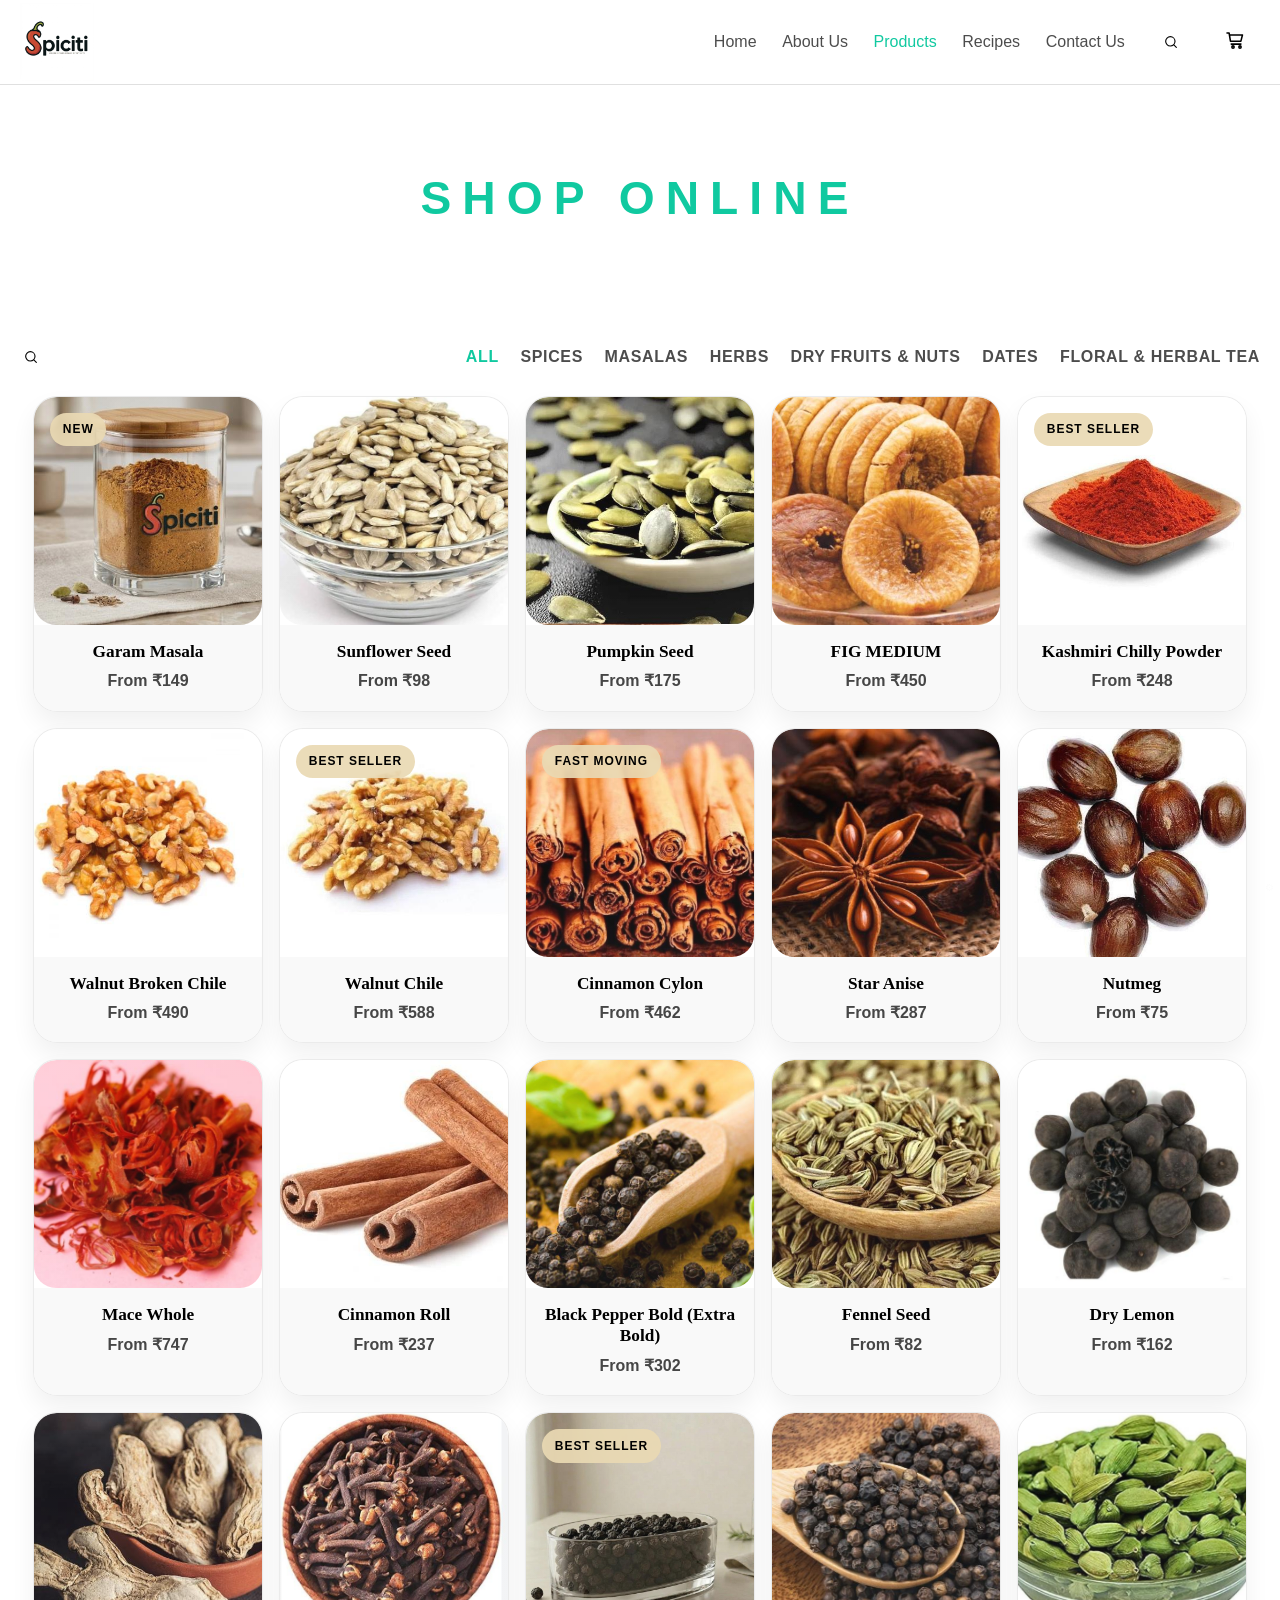
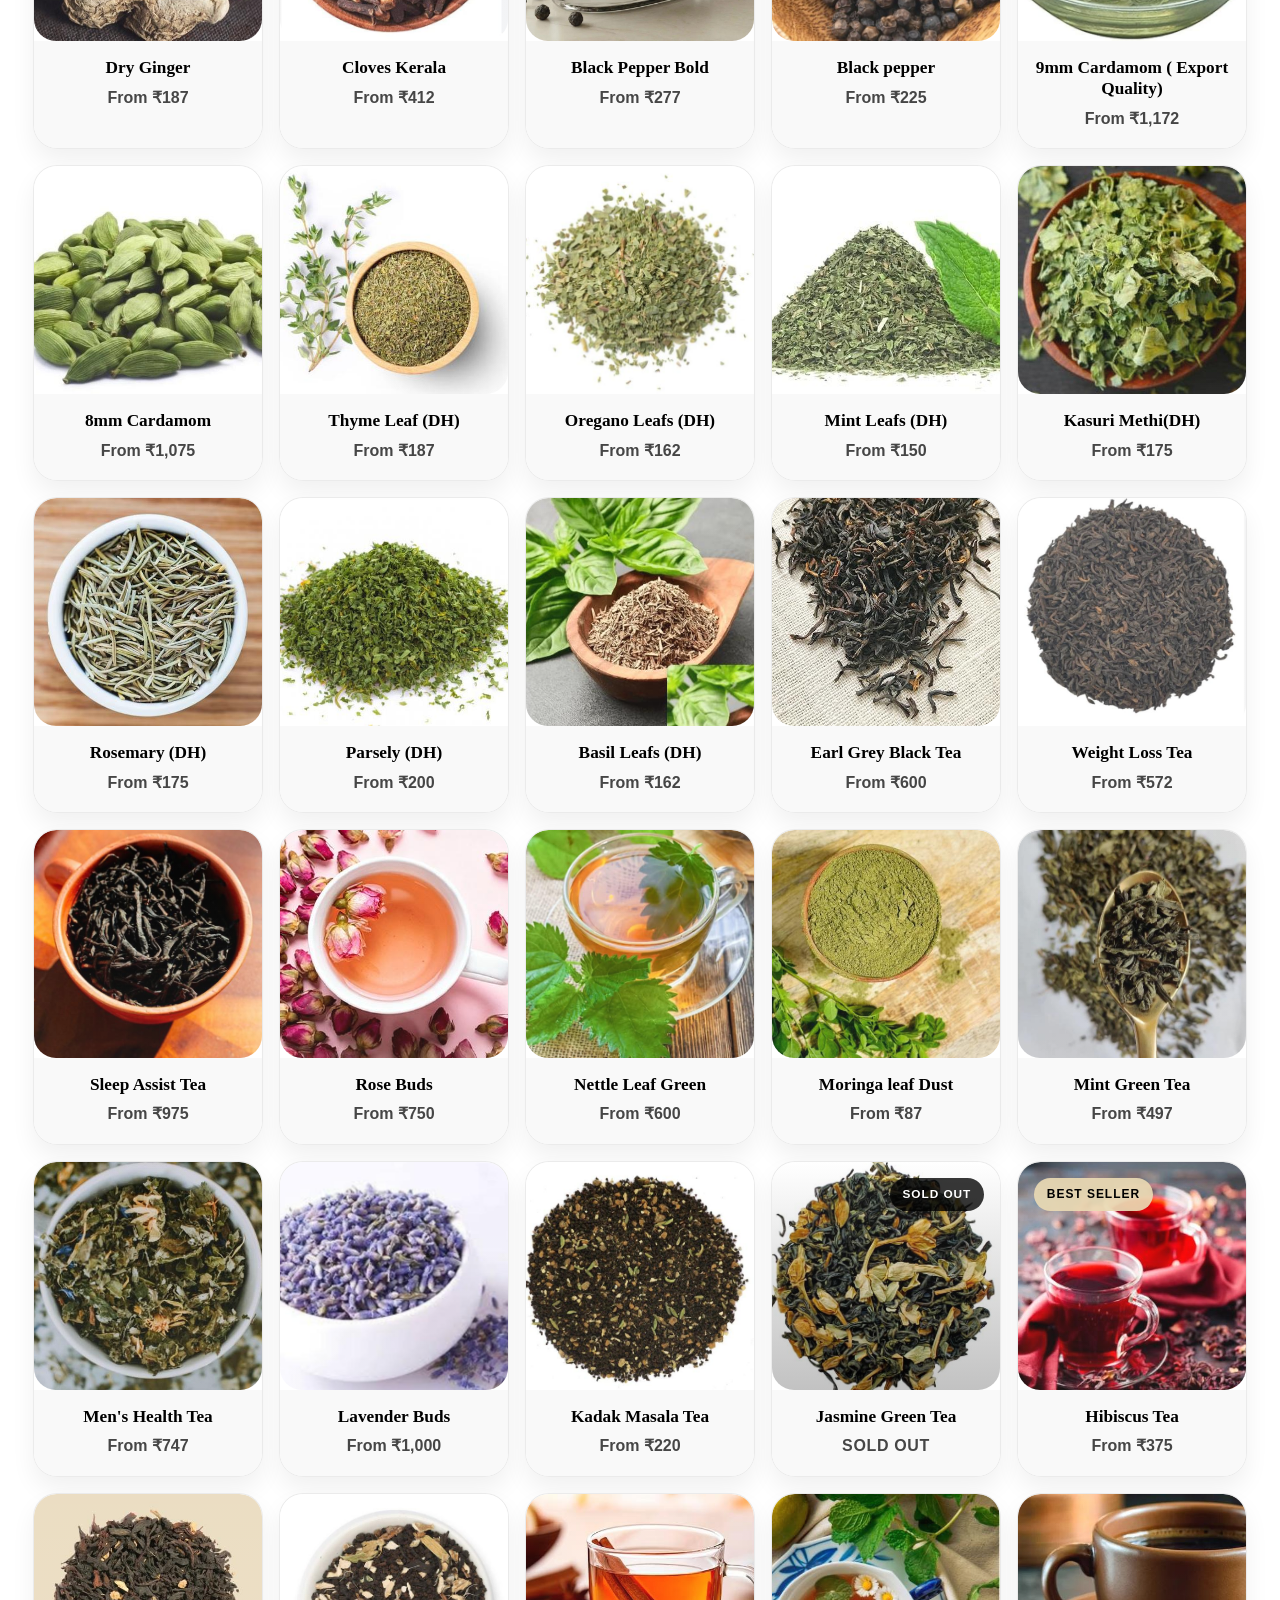
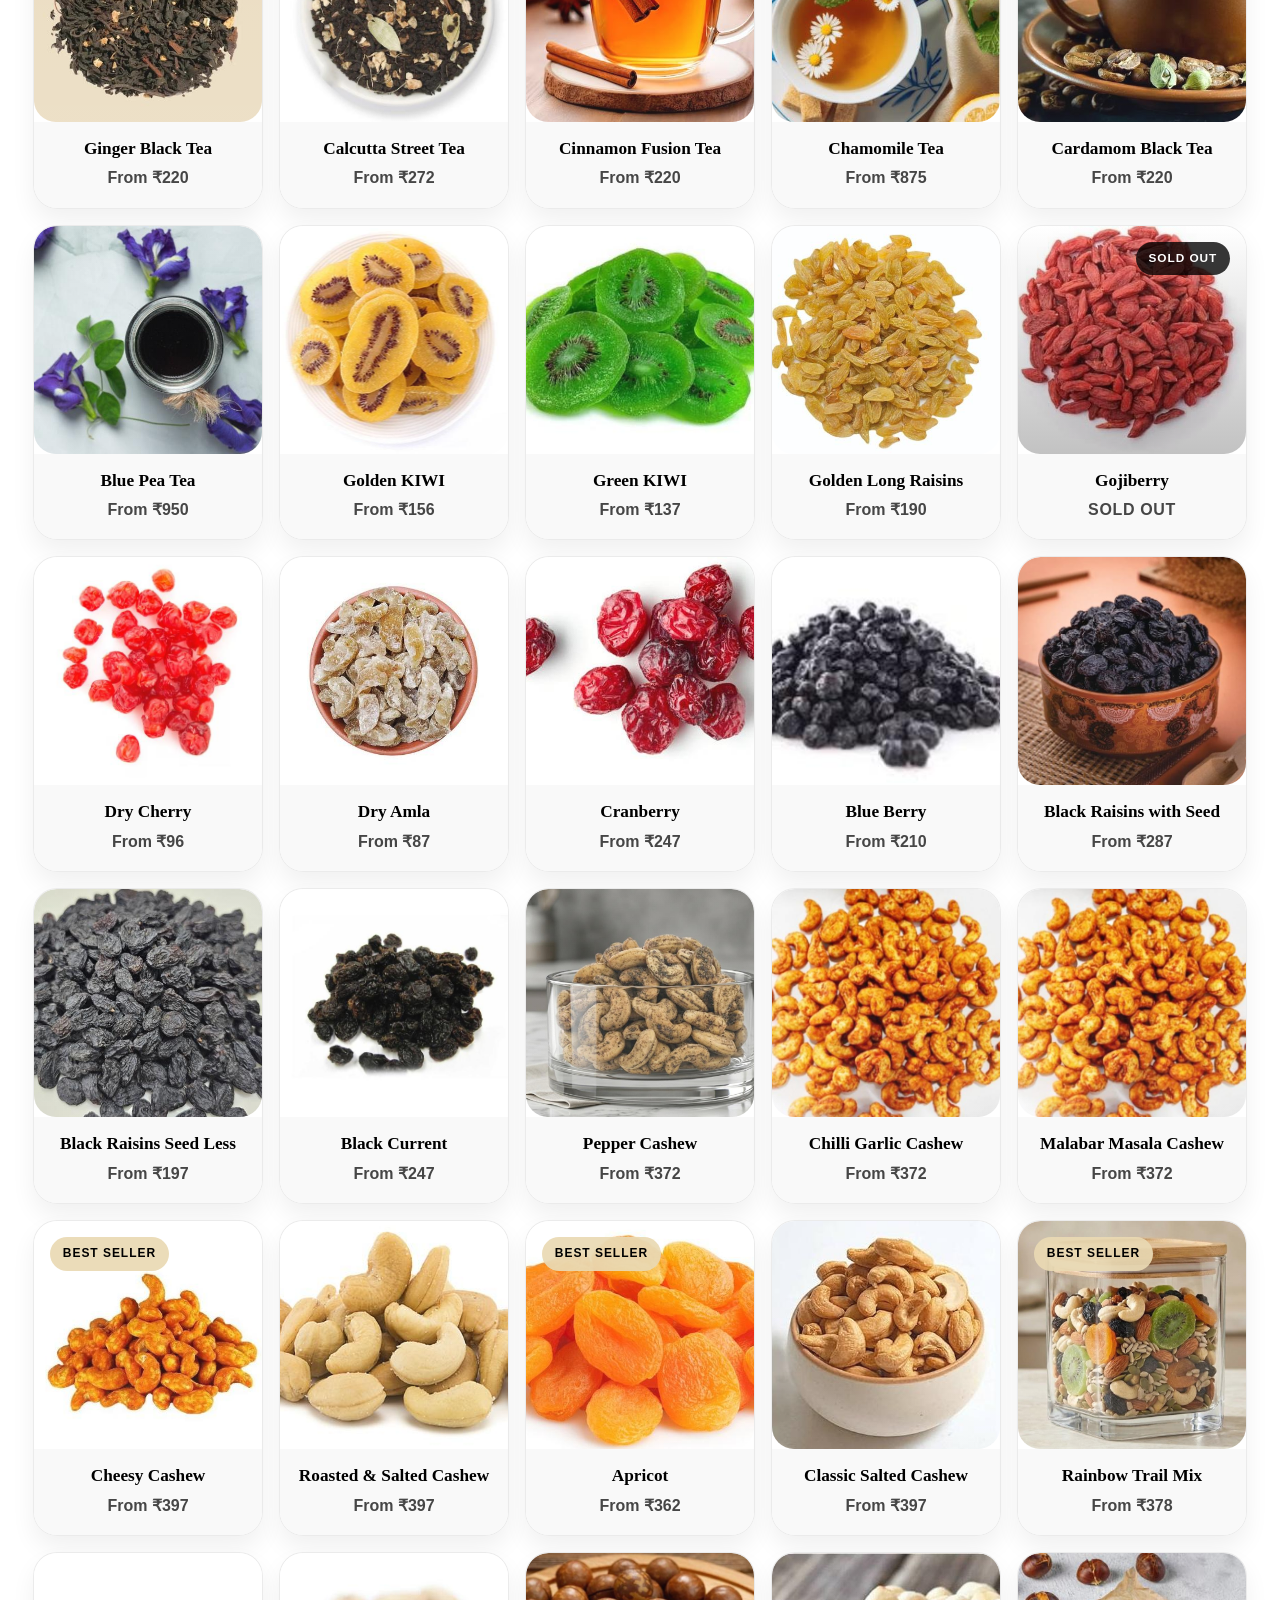
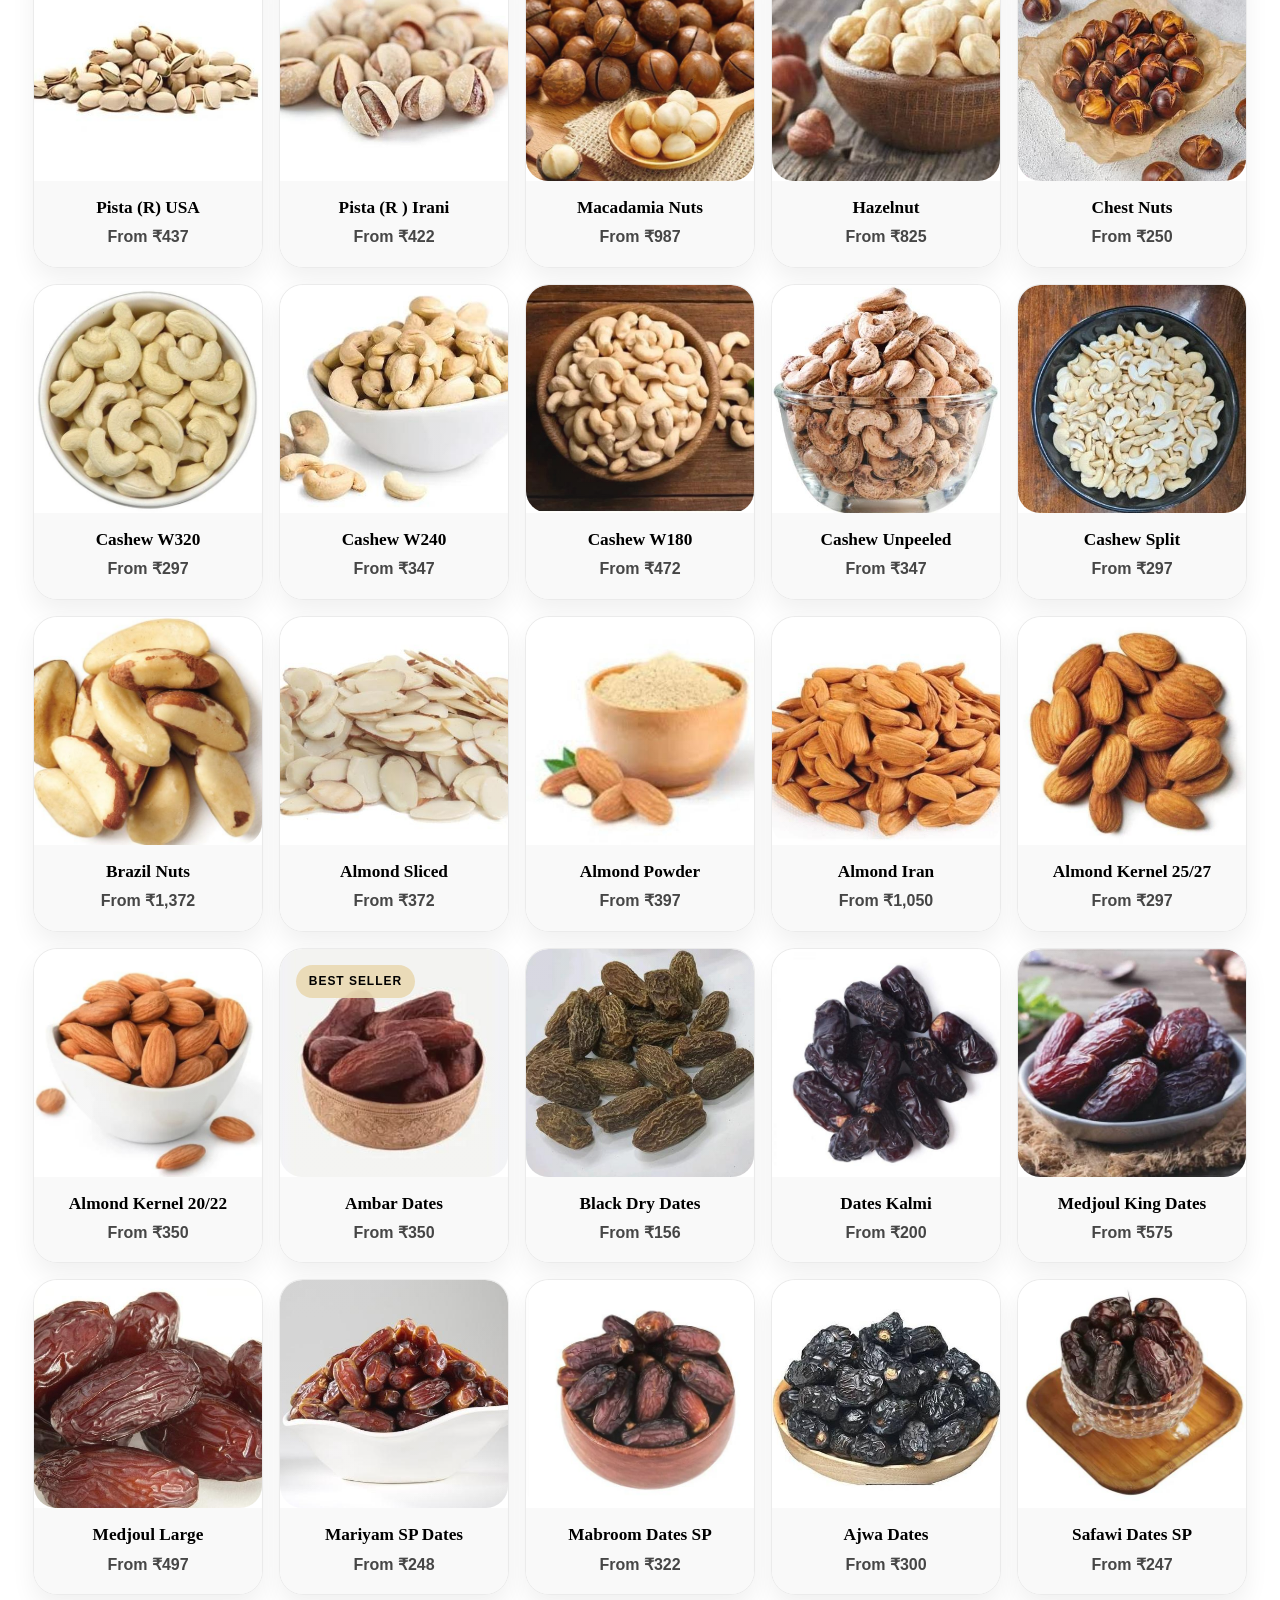
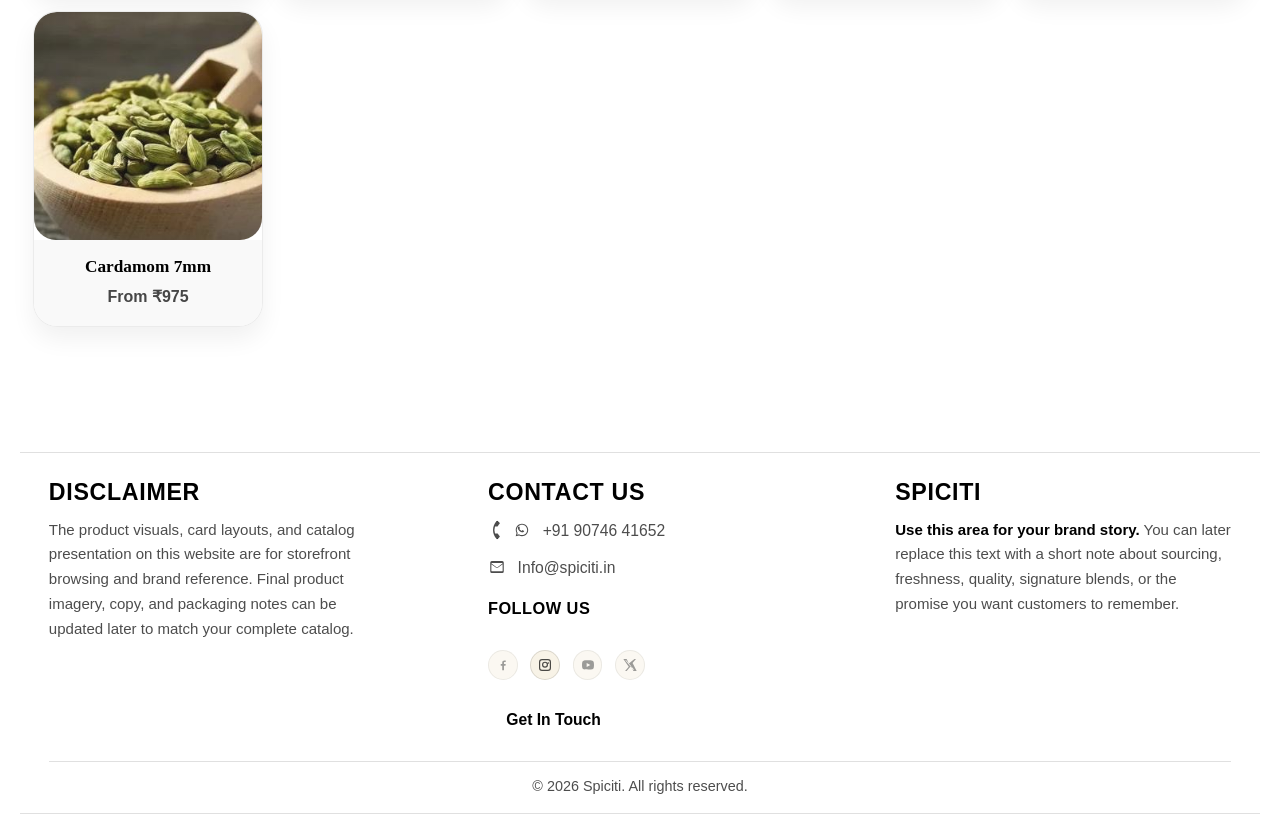
<file: products.html>
<!DOCTYPE html>
<html lang="en">
<head>
  <!-- Google tag (gtag.js) -->
  <script async src="https://www.googletagmanager.com/gtag/js?id=G-VBCV8SGRKP"></script>
  <script>
    window.dataLayer = window.dataLayer || [];
    function gtag(){dataLayer.push(arguments);}
    gtag('js', new Date());

    gtag('config', 'G-VBCV8SGRKP');
  </script>
  <meta charset="UTF-8">
<meta name="viewport" content="width=device-width, initial-scale=1.0">
<meta name="description" content="Shop Spiciti spices, dry fruits, and pantry staples with trusted quality and freshness.">
<meta name="robots" content="index, follow">
<link rel="canonical" href="https://www.spiciti.in/products.html">
<meta property="og:type" content="website">
<meta property="og:site_name" content="Spiciti">
<meta property="og:title" content="Spiciti Products">
<meta property="og:description" content="Explore Spiciti's premium spices, dry fruits, and pantry essentials.">
<meta property="og:url" content="https://www.spiciti.in/products.html">
<meta property="og:image" content="https://www.spiciti.in/images/hero.jpeg">
<meta property="og:image:alt" content="Spiciti products lineup">
<meta name="twitter:card" content="summary_large_image">
<meta name="twitter:site" content="@spiciti">
<meta name="twitter:title" content="Spiciti Products">
<meta name="twitter:description" content="Explore Spiciti's premium spices, dry fruits, and pantry essentials.">
<meta name="twitter:image" content="https://www.spiciti.in/images/hero.jpeg">
<title>Spiciti Products</title>
<link rel="icon" type="image/jpeg" href="images/logo.jpeg">
<link rel="stylesheet" href="style.css">
</head>
<body data-page="products">
<header class="site-header">
  <div class="container nav-shell">
    <a class="brand" href="index.html" aria-label="Spiciti home">
      <img src="images/logo.jpeg" alt="Spiciti logo">
      <span class="brand-wordmark">SPICITI</span>
    </a>

    <button class="menu-toggle" type="button" data-menu-toggle aria-label="Open navigation menu" aria-expanded="false" aria-controls="main-nav">
      Menu
    </button>

    <nav class="main-nav" id="main-nav" data-nav>
      <a href="index.html">Home</a>
      <a href="about.html">About Us</a>
      <a class="is-active" href="products.html">Products</a>
      <a href="recipes.html">Recipes</a>
      <a href="#contact">Contact Us</a>
    </nav>

    <a class="search-link" href="products.html#product-search" aria-label="Search products">Search</a>

    <a class="cart-link" href="cart.html" aria-label="View cart">
      Cart
      <span class="cart-count" data-cart-count>0</span>
    </a>
  </div>
</header>

<main>
  <section class="page-hero">
    <div class="container narrow">
      <span class="section-label center">Shop Online</span>
    </div>
  </section>

  <section class="catalog-section">
    <div class="container">
      <div class="catalog-toolbar">
        <div class="catalog-toolbar-main">
          <button class="search-link catalog-search-toggle" type="button" data-product-search-toggle aria-label="Search products">Search</button>
          <div class="product-search-panel" data-product-search-panel hidden>
            <label class="search-field search-field-inline" for="product-search">
              <input id="product-search" type="search" placeholder="Search products..." data-product-search>
            </label>
          </div>
        </div>

        <div class="filter-group" data-category-panel>
          <div class="filter-pills" data-category-filters></div>
        </div>
      </div>

      <div class="product-grid compact-product-grid" data-products-grid></div>
    </div>
  </section>

  <footer class="site-footer" id="contact">
    <div class="container footer-shell">
      <div class="footer-grid">
        <section class="footer-column">
          <h2 class="footer-heading">Disclaimer</h2>
          <p class="footer-copy">
            The product visuals, card layouts, and catalog presentation on this website are for storefront browsing and
            brand reference. Final product imagery, copy, and packaging notes can be updated later to match your
            complete catalog.
          </p>
        </section>

        <section class="footer-column footer-column-brand">
          <h2 class="footer-heading">Spiciti</h2>
          <p class="footer-copy">
            <strong>Use this area for your brand story.</strong> You can later replace this text with a short note about
            sourcing, freshness, quality, signature blends, or the promise you want customers to remember.
          </p>
        </section>

        <section class="footer-column footer-column-contact">
          <h2 class="footer-heading">Contact Us</h2>
          <a class="footer-contact-row" href="#" data-contact-phone-link>
            <span class="footer-contact-icons" aria-hidden="true">
              <span class="footer-icon footer-icon-phone footer-icon-plain"></span>
              <span class="footer-icon footer-icon-whatsapp footer-icon-plain"></span>
            </span>
            <span data-contact-phone>+91 90746 41652</span>
          </a>
          <a class="footer-contact-row" href="mailto:Info@spiciti.in">
            <span class="footer-icon footer-icon-mail footer-icon-plain" aria-hidden="true"></span>
            <span>Info@spiciti.in</span>
          </a>

          <div class="footer-follow">
            <h3 class="footer-subheading">Follow Us</h3>
            <div class="social-links footer-social-links" data-social-links></div>
          </div>

          <div class="footer-actions">
            <button class="button button-soft" type="button" data-contact-toggle aria-expanded="false">Get In Touch</button>
          </div>
        </section>
      </div>

      <div class="contact-form-panel footer-contact-panel" data-contact-panel hidden>
        <form class="contact-form" data-contact-form>
          <div class="contact-form-grid">
            <label>
              <span>Name</span>
              <input type="text" name="name" placeholder="Your name" required>
            </label>
            <label>
              <span>Email or Phone</span>
              <input type="text" name="replyTo" placeholder="you@example.com or +91..." required>
            </label>
          </div>
          <label>
            <span>Enquiry</span>
            <textarea name="message" rows="4" placeholder="Tell us what you would like to know..." required></textarea>
          </label>

          <div class="contact-actions">
            <button class="button button-soft" type="submit">Send Enquiry</button>
            <a class="button button-solid" href="#" data-contact-whatsapp>WhatsApp Us</a>
          </div>
        </form>
      </div>

      <p class="footer-rights">&copy; <span data-year></span> Spiciti. All rights reserved.</p>
    </div>
  </footer>

  <div class="product-modal" data-product-modal hidden>
    <div class="product-modal-backdrop" data-close-product-modal></div>
    <div class="product-modal-dialog" role="dialog" aria-modal="true" aria-label="Product details">
      <button class="product-modal-close" type="button" data-close-product-modal aria-label="Close product details">Close</button>
      <div data-product-modal-content></div>
    </div>
  </div>
</main>

<script src="script.js"></script>
<!-- Hidden admin access link -->
<a href="admin.html" aria-label="Admin access" style="position: fixed; bottom: 4px; right: 6px; font-size: 10px; color: rgba(0, 0, 0, 0.12); text-decoration: none; opacity: 0.12; z-index: 1000;" title="Settings">&#9881;</a>
</body>
</html>
</file>
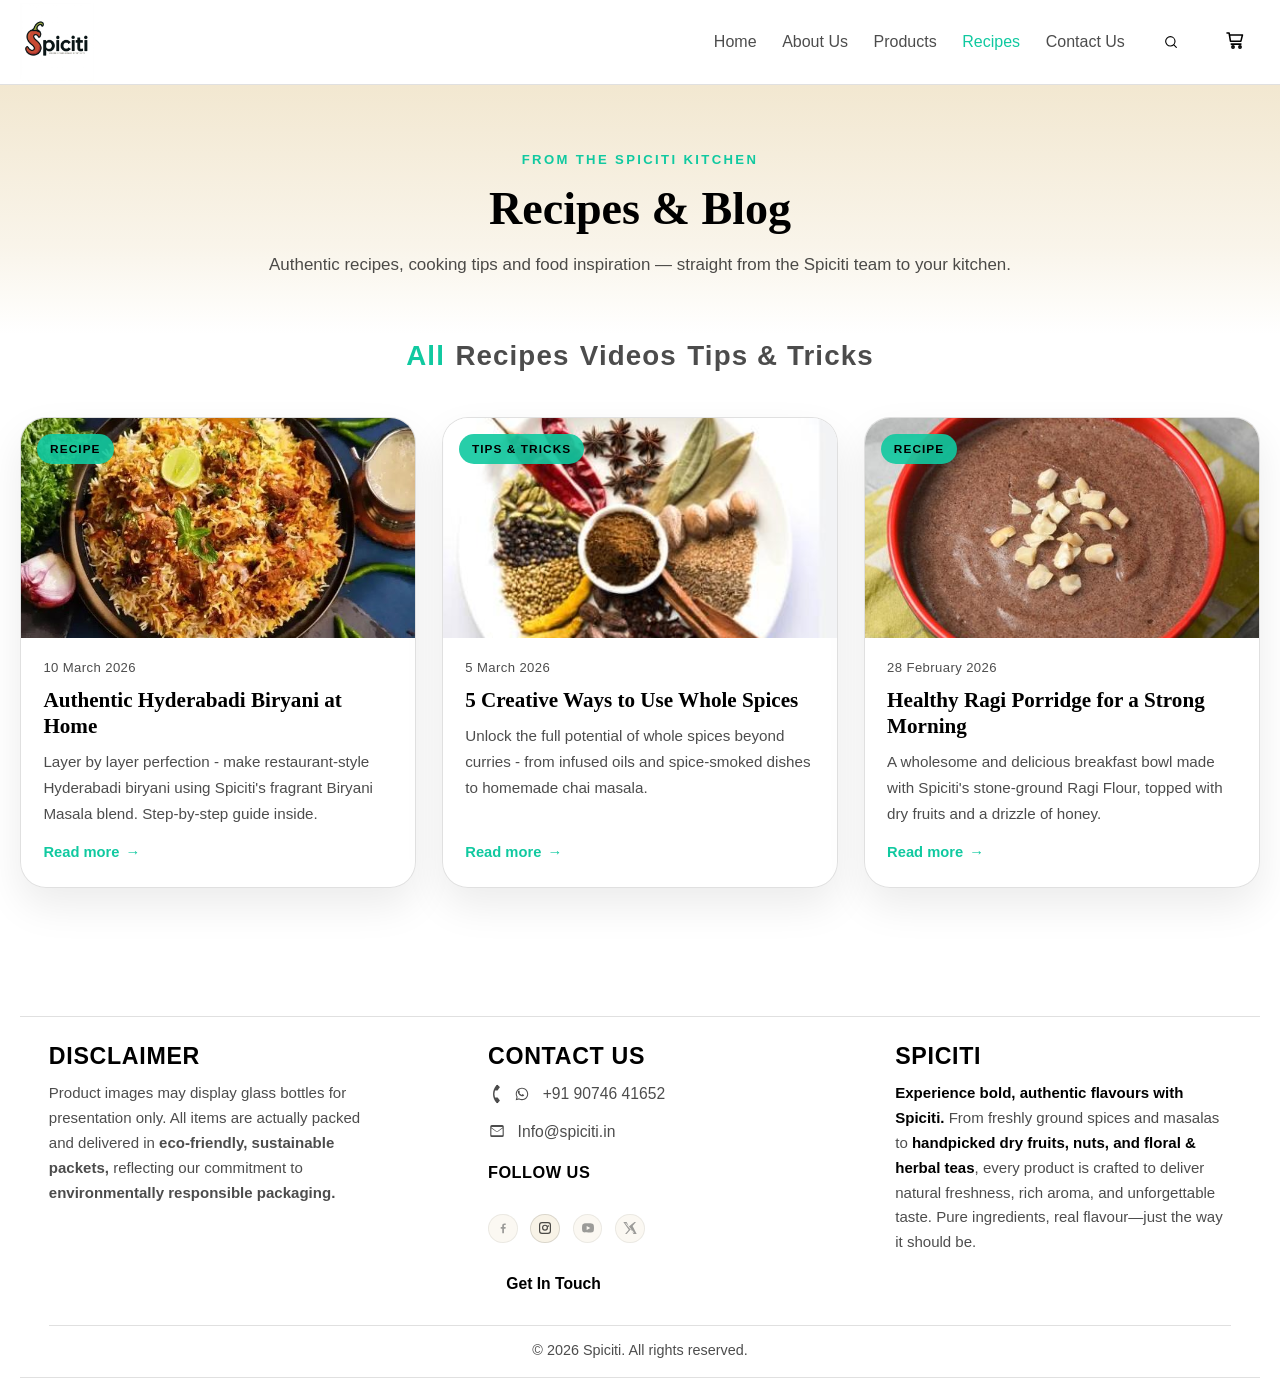
<file: recipes.html>
<!DOCTYPE html>
<html lang="en">
<head>
  <!-- Google tag (gtag.js) -->
  <script async src="https://www.googletagmanager.com/gtag/js?id=G-VBCV8SGRKP"></script>
  <script>
    window.dataLayer = window.dataLayer || [];
    function gtag(){dataLayer.push(arguments);}
    gtag('js', new Date());

    gtag('config', 'G-VBCV8SGRKP');
  </script>
  <meta charset="UTF-8">
<meta name="viewport" content="width=device-width, initial-scale=1.0">
<meta name="description" content="Spiciti Recipes &amp; Blog - Authentic recipes, cooking tips and food inspiration from the Spiciti team.">
<meta name="robots" content="index, follow">
<link rel="canonical" href="https://www.spiciti.in/recipes.html">
<meta property="og:type" content="website">
<meta property="og:site_name" content="Spiciti">
<meta property="og:title" content="Recipes &amp; Blog | Spiciti">
<meta property="og:description" content="Authentic recipes, videos, and kitchen tips from the Spiciti team.">
<meta property="og:url" content="https://www.spiciti.in/recipes.html">
<meta property="og:image" content="https://www.spiciti.in/images/hero.jpeg">
<meta property="og:image:alt" content="Spiciti recipes and food inspiration">
<meta name="twitter:card" content="summary_large_image">
<meta name="twitter:site" content="@spiciti">
<meta name="twitter:title" content="Recipes &amp; Blog | Spiciti">
<meta name="twitter:description" content="Authentic recipes, videos, and kitchen tips from the Spiciti team.">
<meta name="twitter:image" content="https://www.spiciti.in/images/hero.jpeg">
<title>Recipes &amp; Blog | Spiciti</title>
<link rel="icon" type="image/jpeg" href="images/logo.jpeg">
<link rel="stylesheet" href="style.css">
</head>
<body data-page="recipes">
<header class="site-header">
  <div class="container nav-shell">

    <a class="brand" href="index.html" aria-label="Spiciti home">
      <img src="images/logo.jpeg" alt="Spiciti logo">
      <span class="brand-wordmark">SPICITI</span>
    </a>

    <button class="menu-toggle" type="button" data-menu-toggle aria-label="Open navigation menu" aria-expanded="false" aria-controls="main-nav">
      Menu
    </button>

    <nav class="main-nav" id="main-nav" data-nav>
      <a href="index.html">Home</a>
      <a href="about.html">About Us</a>
      <a href="products.html">Products</a>
      <a class="is-active" href="recipes.html">Recipes</a>
      <a href="#contact">Contact Us</a>
    </nav>

    <a class="search-link" href="products.html#product-search" aria-label="Search products">Search</a>

    <a class="cart-link" href="cart.html" aria-label="View cart">
      Cart
      <span class="cart-count" data-cart-count>0</span>
    </a>
  </div>
</header>

<main>
  <section class="page-hero recipes-page-hero">
    <div class="container narrow">
      <span class="section-label center">From the Spiciti Kitchen</span>
      <h1 class="section-title center">Recipes &amp; Blog</h1>
      <p class="section-copy center">Authentic recipes, cooking tips and food inspiration &mdash; straight from the Spiciti team to your kitchen.</p>
    </div>
  </section>

  <section class="blog-section">
    <div class="container">

      <div class="blog-filters" data-blog-filters>
        <button class="blog-filter-btn is-active" type="button" data-blog-filter="ALL">All</button>
        <button class="blog-filter-btn" type="button" data-blog-filter="Recipe">Recipes</button>
        <button class="blog-filter-btn" type="button" data-blog-filter="Video">Videos</button>
        <button class="blog-filter-btn" type="button" data-blog-filter="Tips &amp; Tricks">Tips &amp; Tricks</button>
      </div>

      <div class="blog-grid" data-blog-grid></div>

      <div class="blog-empty" data-blog-empty hidden>
        <p>No posts yet in this category. Check back soon!</p>
      </div>

    </div>
  </section>

  <footer class="site-footer" id="contact">
    <div class="container footer-shell">
      <div class="footer-grid">
        <section class="footer-column">
          <h2 class="footer-heading">Disclaimer</h2>
          <p class="footer-copy">
            Product images may display glass bottles for presentation only.
            All items are actually packed and delivered in <b>eco-friendly, sustainable packets,</b>
            reflecting our commitment to <b>environmentally responsible packaging.</b>
          </p>
        </section>

        <section class="footer-column footer-column-brand">
          <h2 class="footer-heading">Spiciti</h2>
          <p class="footer-copy">
            <strong>Experience bold, authentic flavours with Spiciti.</strong>
            From freshly ground spices and masalas to <strong>handpicked dry fruits, nuts, and floral &amp; herbal teas</strong>,
            every product is crafted to deliver natural freshness, rich aroma, and unforgettable taste.
            Pure ingredients, real flavour&mdash;just the way it should be.
          </p>
        </section>

        <section class="footer-column footer-column-contact">
          <h2 class="footer-heading">Contact Us</h2>
          <a class="footer-contact-row" href="#" data-contact-phone-link>
            <span class="footer-contact-icons" aria-hidden="true">
              <span class="footer-icon footer-icon-phone footer-icon-plain"></span>
              <span class="footer-icon footer-icon-whatsapp footer-icon-plain"></span>
            </span>
            <span data-contact-phone>+91 90746 41652</span>
          </a>
          <a class="footer-contact-row" href="mailto:Info@spiciti.in">
            <span class="footer-icon footer-icon-mail footer-icon-plain" aria-hidden="true"></span>
            <span>Info@spiciti.in</span>
          </a>

          <div class="footer-follow">
            <h3 class="footer-subheading">Follow Us</h3>
            <div class="social-links footer-social-links" data-social-links></div>
          </div>

          <div class="footer-actions">
            <button class="button button-soft" type="button" data-contact-toggle aria-expanded="false">Get In Touch</button>
          </div>
        </section>
      </div>

      <div class="contact-form-panel footer-contact-panel" data-contact-panel hidden>
        <form class="contact-form" data-contact-form>
          <div class="contact-form-grid">
            <label>
              <span>Name</span>
              <input type="text" name="name" placeholder="Your name" required>
            </label>
            <label>
              <span>Email or Phone</span>
              <input type="text" name="replyTo" placeholder="you@example.com or +91..." required>
            </label>
          </div>
          <label>
            <span>Enquiry</span>
            <textarea name="message" rows="4" placeholder="Tell us what you would like to know..." required></textarea>
          </label>

          <div class="contact-actions">
            <button class="button button-soft" type="submit">Send Enquiry</button>
            <a class="button button-solid" href="#" data-contact-whatsapp>WhatsApp Us</a>
          </div>
        </form>
      </div>

      <p class="footer-rights">&copy; <span data-year></span> Spiciti. All rights reserved.</p>
    </div>
  </footer>
</main>

<script src="script.js"></script>
</body>
</html>
</file>
<file: style.css>
:root {
  --ivory: #ffffff;
  --green: #10c9a0;
  --gray: var(--ivory);
  --beige: #ead9b4;
  --black: #000000;
  --bg: var(--ivory);
  --bg-strong: rgba(234, 217, 180, 0.5);
  --surface: rgba(255, 255, 255, 0.9);
  --surface-solid: var(--ivory);
  --text: var(--black);
  --muted: rgba(0, 0, 0, 0.7);
  --line: rgba(0, 0, 0, 0.12);
  --accent: var(--green);
  --accent-deep: var(--black);
  --accent-soft: rgba(234, 217, 180, 0.8);
  --shadow: 0 18px 40px rgba(0, 0, 0, 0.08);
}

* {
  box-sizing: border-box;
  margin: 0;
  padding: 0;
}

html {
  scroll-behavior: smooth;
  font-size: 16px;
}

body {
  min-height: 100vh;
  color: var(--text);
  background: var(--bg);
  font-family: "Segoe UI", Tahoma, Geneva, Verdana, sans-serif;
  line-height: 1.6;
  overflow-x: hidden;
}

img {
  display: block;
  max-width: 100%;
  height: auto;
}

a {
  color: inherit;
  text-decoration: none;
}

button,
input,
select,
textarea {
  font: inherit;
}

button {
  cursor: pointer;
}

.container {
  width: min(1320px, calc(100% - 2.5rem));
  margin: 0 auto;
}

.narrow {
  width: min(980px, 100%);
}

.site-header {
  position: sticky;
  top: 0;
  z-index: 20;
  backdrop-filter: blur(12px);
  background: rgba(255, 255, 255, 0.96);
  border-bottom: 1px solid var(--line);
}

.offer-ticker {
  background: #6f8f57;
  color: #ffffff;
  border-bottom: 1px solid rgba(255, 255, 255, 0.16);
  overflow: hidden;
  white-space: nowrap;
}

.offer-ticker-track {
  display: inline-flex;
  align-items: center;
  gap: 2.2rem;
  width: max-content;
  min-width: max-content;
  padding: 0.38rem 0;
  animation: offerTickerSlide 30s linear infinite;
  will-change: transform;
  transform: translate3d(0, 0, 0);
}

.offer-ticker-track.is-marquee-active {
  animation: none !important;
}

.offer-ticker-item {
  position: relative;
  display: inline-flex;
  align-items: center;
  font-size: 0.92rem;
  font-weight: 600;
  letter-spacing: 0.02em;
  padding-right: 2.2rem;
}

.offer-ticker-item::after {
  content: "•";
  position: absolute;
  right: 0.8rem;
  opacity: 0.85;
}

@keyframes offerTickerSlide {
  from {
    transform: translateX(0);
  }

  to {
    transform: translateX(-50%);
  }
}

@media (prefers-reduced-motion: reduce) {
  .offer-ticker-track {
    animation: none;
  }
}

.nav-shell {
  position: relative;
  display: flex;
  flex-wrap: wrap;
  align-items: center;
  justify-content: flex-start;
  gap: 1rem;
  min-height: 84px;
}

.brand {
  flex: 0 0 auto;
  display: flex;
  align-items: center;
  width: 240px;
  height: 78px;
}

.brand img {
  width: 100%;
  height: 100%;
  object-fit: contain;
  object-position: left center;
}

.brand-wordmark {
  display: none;
  font-family: Georgia, "Times New Roman", serif;
  font-size: 1.3rem;
  font-weight: 700;
  letter-spacing: 0.16em;
  color: var(--black);
}

.main-nav {
  display: flex;
  align-items: center;
  gap: 1.6rem;
  margin-left: auto;
  justify-content: flex-end;
}

.main-nav a,
.search-link,
.cart-link,
.menu-toggle {
  font-size: 1rem;
  color: var(--muted);

  transition: color 180ms ease, transform 180ms ease;
}


.main-nav a:hover,
.search-link:hover,
.cart-link:hover,
.main-nav a.is-active,
.cart-link.is-active {
  color: var(--accent);

}

.menu-toggle {
  display: none;
  border: 1px solid var(--line);
  border-radius: 999px;
  padding: 0.65rem 1rem;
  background: rgba(239, 239, 239, 0.92);
}


.cart-link {
  position: relative;
  display: inline-flex;

  align-items: center;
  justify-content: center;
  width: 2.9rem;

  height: 2.8rem;
  margin-left: 1rem;
  gap: 0;
  font-size: 0;
  line-height: 0;
  flex: 0 0 auto;
}

.cart-link::before {
  content: "";
  position: absolute;
  left: 0.58rem;
  top: 0.52rem;
  width: 1.5rem;
  height: 1.5rem;
  background: url("data:image/svg+xml,%3Csvg xmlns='http://www.w3.org/2000/svg' viewBox='0 0 24 24' fill='none' stroke='%23000000' stroke-width='1.55' stroke-linecap='round' stroke-linejoin='round'%3E%3Ccircle cx='10' cy='19' r='1.15'/%3E%3Ccircle cx='17' cy='19' r='1.15'/%3E%3Cpath d='M4 5h2.1l1.35 8.15h10.45l1.55-6.15H7.1'/%3E%3Cpath d='M8.2 16.1h9.7'/%3E%3C/svg%3E") center / contain no-repeat;
}

.cart-link::after {
  content: none;
}

.search-link {
  position: relative;
  display: inline-flex;
  align-items: center;
  justify-content: center;
  width: 1.35rem;
  height: 1.35rem;
  margin-left: 1.2rem;
  border: none;
  border-radius: 0;
  background: transparent;
  color: transparent;
  font-size: 0;
  line-height: 0;
  flex: 0 0 auto;
}

.search-link::before {
  content: "";
  width: 1.02rem;
  height: 1.02rem;
  background: url("data:image/svg+xml,%3Csvg xmlns='http://www.w3.org/2000/svg' viewBox='0 0 24 24' fill='none' stroke='%23000000' stroke-width='1.7' stroke-linecap='round' stroke-linejoin='round'%3E%3Ccircle cx='11' cy='11' r='7'/%3E%3Cpath d='m20 20-3.8-3.8'/%3E%3C/svg%3E") center / contain no-repeat;
}

.search-link::after {
  content: none;
}

.site-search-panel {
  position: static;
  flex: 0 0 58%;
  order: 8;
  width: 58%;
  margin-left: auto;
  margin-right: 0;
  margin-top: -0.2rem;
  margin-bottom: 0.2rem;
  padding: 0;
  border: none;
  border-radius: 0;
  background: transparent;
  box-shadow: none;
  z-index: 45;
}

.site-search-panel[hidden] {
  display: none;
}

.site-search-field {
  gap: 0;
}

.site-search-field input {
  min-width: 0;
  width: 100%;
  border: none;
  border-bottom: 2px solid rgba(0, 0, 0, 0.38);
  border-radius: 0;
  background: transparent;
  padding: 0.4rem 0.15rem 0.36rem;
  color: var(--text);
  line-height: 1.15;
}

.site-search-field input::placeholder {
  color: rgba(0, 0, 0, 0.42);
  letter-spacing: 0.04em;
}

.site-search-field input:focus,
.site-search-field input:focus-visible,
.site-search-field input:active {
  outline: none;
  box-shadow: none;
  border-bottom-color: var(--accent);
}

.site-search-results {
  display: grid;
  gap: 0.45rem;
  margin-top: 0.5rem;
  max-height: min(340px, 52vh);
  overflow-y: auto;
  padding: 0.5rem;
  border: 1px solid rgba(0, 0, 0, 0.08);
  border-radius: 12px;
  background: rgba(255, 255, 255, 0.98);
  box-shadow: 0 14px 28px rgba(0, 0, 0, 0.12);
}

.site-search-results[hidden] {
  display: none;
}

.site-search-result {
  display: grid;
  gap: 0.1rem;
  padding: 0.5rem 0.6rem;
  border-radius: 10px;
  border: 1px solid transparent;
  transition: background 160ms ease, border-color 160ms ease;
}

.site-search-result strong {
  font-size: 0.94rem;
  color: rgba(0, 0, 0, 0.9);
}

.site-search-result span {
  font-size: 0.82rem;
  color: var(--muted);
  line-height: 1.4;
}

.site-search-result:hover,
.site-search-result:focus-visible {
  background: rgba(16, 201, 160, 0.08);
  border-color: rgba(16, 201, 160, 0.24);
}

.site-search-empty {
  padding: 0.65rem;
  border-radius: 10px;
  background: rgba(239, 239, 239, 0.82);
  color: var(--muted);
  font-size: 0.88rem;
}

.cart-count {
  display: inline-grid;
  place-items: center;
  min-width: 1.75rem;
  min-height: 1.75rem;
  padding: 0 0.45rem;
  border-radius: 999px;
  background: var(--accent);
  color: var(--black);
  font-size: 0.82rem;
  font-weight: 700;
  position: absolute;
  top: -0.15rem;
  right: -0.25rem;
}

.section-label {
  display: inline-flex;
  align-items: center;
  gap: 0.5rem;
  font-size: 0.82rem;
  font-weight: 700;
  letter-spacing: 0.18em;
  text-transform: uppercase;
  color: var(--accent);
}

.section-label.center,
.section-title.center,
.section-copy.center {
  justify-content: center;
  text-align: center;
}

.section-label.center {
  display: flex;
  width: fit-content;
  margin-inline: auto;
}

.section-title {
  font-family: Georgia, "Times New Roman", serif;
  font-size: clamp(2.4rem, 3.6vw, 3.8rem);
  line-height: 1.1;
  margin-top: 0.9rem;
}

.section-copy {
  margin-top: 1rem;
  color: var(--muted);
  font-size: 1.06rem;
}

.button {
  display: inline-flex;
  align-items: center;
  justify-content: center;
  gap: 0.5rem;
  border-radius: 14px;
  border: 1px solid transparent;
  padding: 0.95rem 1.4rem;
  font-weight: 700;
  transition: transform 180ms ease, box-shadow 180ms ease, background 180ms ease;
}

.button:hover {
  transform: translateY(-1px);
}

.button-solid {
  background: var(--accent);
  color: var(--black);
  box-shadow: 0 14px 26px rgba(0, 0, 0, 0.12);
}

.button-soft {
  background: rgba(239, 239, 239, 0.88);
  border-color: var(--line);
  color: var(--text);
}

.button-outline {
  border-color: rgba(234, 217, 180, 0.72);
  color: var(--beige);
  background: rgba(0, 0, 0, 0.36);
}

.button.full-width {
  width: 100%;
}

.button[aria-disabled="true"] {
  opacity: 0.55;
  pointer-events: none;
}

.text-link {
  display: inline-flex;
  align-items: center;
  gap: 0.5rem;
  color: var(--accent);
  font-weight: 700;
}

.text-link::after {
  content: "->";
}

.text-link.large {
  font-size: 1.05rem;
}

.hero-section {
  position: relative;
  overflow: hidden;
  padding: 1rem 0 0;
}

.hero-section::before {
  content: none;
}

.hero-media {
  position: absolute;
  inset: 0 0 auto;
  height: 560px;
  background: url("images/hero.jpeg") center 44% / cover no-repeat;
  border-bottom-left-radius: 0;
  border-bottom-right-radius: 0;
}

.hero-grid {
  position: relative;
  display: grid;
  z-index: 2;
  grid-template-columns: minmax(0, 1fr);
  align-items: center;
  justify-items: center;
  min-height: clamp(480px, 56vw, 540px);
}

.hero-copy {
  display: flex;
  flex-direction: column;
  align-items: center;
  max-width: min(760px, 100%);
  margin: 0 auto;
  padding: 2.6rem 0 1.6rem;
  text-align: center;
}

.hero-copy h1 {
  font-family: Georgia, "Times New Roman", serif;
  font-size: clamp(3rem, 4.3vw, 4.6rem);
  line-height: 1;
  max-width: 700px;
  margin-top: 0.8rem;
  text-shadow: 0 10px 24px rgba(255, 255, 255, 0.78);
}

.hero-copy p {
  max-width: 620px;
  margin-top: 1.1rem;
  color: rgba(0, 0, 0, 0.76);
  font-size: 1.02rem;
  text-shadow: 0 6px 16px rgba(255, 255, 255, 0.72);
}

body[data-page="home"] .hero-copy p,
body[data-page="home"] .about-section .section-copy {
  font-weight: 700;
}

.hero-copy h1 {
  color: rgba(0, 0, 0, 0.88);
}

.hero-copy .section-label {
  justify-content: center;
  color: rgba(0, 0, 0, 0.74);
  text-shadow: 0 5px 14px rgba(255, 255, 255, 0.72);
}

.hero-actions {
  display: flex;
  flex-wrap: wrap;
  justify-content: center;
  gap: 0.9rem;
  margin-top: 1.7rem;
}

.about-section,
.featured-section,
.benefits-section,
.contact-section,
.page-hero,
.catalog-section,
.cart-section,
.admin-section {
  padding: 4.8rem 0;
}

.about-section {
  position: relative;
  padding: 3.2rem 0 7.4rem;
  background: linear-gradient(
    180deg,
    rgba(234, 217, 180, 0.46) 0%,
    rgba(234, 217, 180, 0.34) 58%,
    rgba(255, 255, 255, 1) 100%
  );
}

body[data-page="home"] .about-section .section-label {
  font-size: 28px;
  letter-spacing: 0.24em;
  margin-bottom: 0.2rem;
}

body[data-page="home"] .about-section .section-cta {
  margin-top: 2rem;
}

body[data-page="home"] .about-section .section-cta .button-soft {
  padding: 0;
  border: none;
  border-radius: 0;
  background: transparent;
  box-shadow: none;
  color: var(--text);
}

body[data-page="home"] .about-section .section-cta .button-soft:hover,
body[data-page="home"] .about-section .section-cta .button-soft:focus-visible {
  background: transparent;
  color: var(--accent);
  box-shadow: none;
}

.about-section::before {
  content: none;
}

.about-section .container,
.featured-section .container,
.benefits-section .container,
.contact-section .container,
.page-hero .container,
.catalog-section .container,
.cart-section .container,
.admin-section .container {
  position: relative;
}

.stats-grid {
  display: grid;
  grid-template-columns: repeat(3, minmax(0, 1fr));
  gap: 1.1rem;
  margin-top: 2rem;
}

.stat-card {
  padding: 1.45rem;
  text-align: center;
  background: rgba(239, 239, 239, 0.82);
  border: 1px solid var(--line);
  border-radius: 24px;
  box-shadow: var(--shadow);
}

.stat-card strong {
  display: block;
  font-size: 1.7rem;
  color: var(--accent);
}

.stat-card span {
  color: var(--muted);
}

.section-heading {
  display: flex;
  align-items: end;
  justify-content: space-between;
  gap: 1rem;
  margin-bottom: 2rem;
}

body[data-page="home"] .featured-section .section-heading {
  justify-content: center;
}

body[data-page="home"] .featured-section .section-heading > div {
  text-align: center;
}

body[data-page="home"] .featured-section .section-label {
  display: flex;
  justify-content: center;
  width: fit-content;
  margin-inline: auto;
  font-size: 28px;
  letter-spacing: 0.16em;
}

body[data-page="home"] .featured-section .section-title {
  font-size: clamp(2rem, 3vw, 49px);
}

.product-grid {
  display: grid;
  grid-template-columns: repeat(auto-fit, minmax(280px, 1fr));
  gap: 1.3rem;
}

body[data-page="home"] .compact-product-grid {
  grid-template-columns: repeat(3, minmax(0, 1fr));
}

.featured-carousel {
  display: grid;
  grid-template-columns: auto minmax(0, 1fr) auto;
  align-items: center;
  gap: 3px;
  width: max-content;
  max-width: 100%;
  margin-inline: auto;
}

.featured-nav {
  display: inline-flex;
  align-items: center;
  justify-content: center;
  min-width: 0;
  border: none;
  outline: none;
  background: transparent;
  box-shadow: none;
  font-size: 1.8rem;
  line-height: 1;
  color: var(--text);
  padding: 0.25rem;
}

.featured-nav:hover,
.featured-nav:focus-visible {
  border: none;
  outline: none;
  background: transparent;
  color: var(--accent);
}

/* Featured carousel home page card styling */
body[data-page="home"] .featured-carousel .compact-product-grid {
  display: grid;
  grid-template-columns: repeat(3, minmax(250px, 280px));
  gap: 1.35rem;
  justify-content: center;
}

body[data-page="home"] .featured-carousel .product-card {
  overflow: hidden;
  border: 1px solid rgba(0, 0, 0, 0.08);
  border-radius: 24px;
  background: rgba(255, 255, 255, 0.98);
  box-shadow: 0 12px 24px rgba(0, 0, 0, 0.06);
}

body[data-page="home"] .featured-carousel .product-card .product-visual {
  aspect-ratio: 1 / 1;
  background-size: cover;
  background-position: center;
  background-color: rgba(248, 248, 246, 0.96);
}

body[data-page="home"] .featured-carousel .product-visual-copy {
  display: none;
}

body[data-page="home"] .featured-carousel .product-body {
  display: flex;
  flex-direction: column;
  align-items: center;
  justify-content: center;
  text-align: center;
  width: 100%;
  padding: 1.2rem 1.1rem 1.25rem;
  background: rgba(249, 249, 249, 0.96);
}

body[data-page="home"] .featured-carousel .product-meta {
  width: 100%;
  flex-direction: column;
  align-items: center;
  justify-content: center;
  gap: 0.4rem;
}

body[data-page="home"] .featured-carousel .product-meta h3 {
  font-size: 1.2rem;
  line-height: 1.22;
  margin: 0;
}

body[data-page="home"] .featured-carousel .product-price {
  font-size: 1.08rem;
  font-weight: 600;
  color: rgba(0, 0, 0, 0.72);
}

body[data-page="home"] .featured-carousel .product-price::before {
  content: "From ";
}

body[data-page="home"] .featured-carousel .product-description,
body[data-page="home"] .featured-carousel .product-purchase,
body[data-page="home"] .featured-carousel .product-footer {
  display: none;
}

.reviews-section {
  padding: 1.4rem 0 4.2rem;
}

.reviews-section .section-heading {
  justify-content: center;
  margin-bottom: 1.5rem;
}

.reviews-section .section-heading > div {
  text-align: center;
}

body[data-page="home"] .reviews-section .section-label {
  font-size: 33px;
  letter-spacing: 0.12em;
}

body[data-page="home"] .reviews-section .section-title {
  font-size: clamp(1.6rem, 2.35vw, 2.55rem);
  width: 100%;
  margin-inline: auto;
  text-align: center;
}

.review-carousel {
  display: grid;
  grid-template-columns: auto minmax(0, 1fr) auto;
  align-items: center;
  gap: 1rem;
}

.review-nav {
  display: inline-flex;
  align-items: center;
  justify-content: center;
  width: 2.9rem;
  height: 2.9rem;
  border-radius: 999px;
  border: none;
  background: transparent;
  color: var(--text);
  font-size: 1.3rem;
  font-weight: 700;
  box-shadow: none;
  outline: none;
}

.review-nav:hover,
.review-nav:focus-visible {
  background: transparent;
  color: var(--accent);
  outline: none;
}

.review-grid {
  display: grid;
  grid-template-columns: repeat(auto-fit, minmax(320px, 1fr));
  gap: 1.2rem;
}

.review-card {
  display: grid;
  gap: 1rem;
  min-height: 100%;
  padding: 1.75rem 1.55rem 1.55rem;
  border: 1px solid rgba(0, 0, 0, 0.08);
  border-radius: 26px;
  background: rgba(255, 255, 255, 0.98);
  box-shadow: 0 16px 34px rgba(0, 0, 0, 0.06);
  position: relative;
}

.product-image-strip {
  display: flex;
  flex-wrap: wrap;
  gap: 0.55rem;
  padding: 0.7rem 0.85rem 0;
}

.product-image-thumb {
  width: 3.1rem;
  height: 3.1rem;
  border: 1px solid rgba(0, 0, 0, 0.12);
  border-radius: 14px;
  background-position: center;
  background-repeat: no-repeat;
  background-size: cover;
  background-color: rgba(234, 217, 180, 0.16);
}

.product-image-thumb.is-active {
  border-color: var(--accent);
  box-shadow: 0 0 0 2px rgba(16, 201, 160, 0.18);
}

.reviewer {
  display: flex;
  align-items: center;
  gap: 0.95rem;
}

.reviewer-photo {
  display: inline-flex;
  align-items: center;
  justify-content: center;
  width: 3.95rem;
  height: 3.95rem;
  border-radius: 999px;
  color: rgba(255, 255, 255, 0.92);
  font-weight: 800;
  font-size: 1rem;
  letter-spacing: 0.06em;
  border: 4px solid rgba(234, 217, 180, 0.26);
  flex-shrink: 0;
}

.reviewer-photo.has-photo {
  background-position: center;
  background-repeat: no-repeat;
  background-size: cover;
  color: transparent;
}

.reviewer-photo-anjana {
  background: linear-gradient(135deg, #786658, #4b3c34);
}

.reviewer-photo-manoj {
  background: linear-gradient(135deg, #8a6c55, #4f4136);
}

.reviewer-photo-nisha {
  background: linear-gradient(135deg, #7c5e4f, #43362d);
}

.reviewer-meta strong {
  display: block;
  font-size: 1.2rem;
  line-height: 1.2;
}

.reviewer-details {
  display: flex;
  flex-wrap: wrap;
  align-items: center;
  gap: 0.65rem;
  margin-top: 0.22rem;
}

.review-stars {
  display: inline-block;
  color: #efb400;
  font-size: 1rem;
  letter-spacing: 0.08em;
}

.review-location {
  color: var(--muted);
  font-size: 0.92rem;
}

.review-title {
  font-size: 1.35rem;
  line-height: 1.2;
  color: rgba(0, 0, 0, 0.76);
}

.review-copy {
  color: var(--muted);
  font-size: 1rem;
  line-height: 1.85;
}

.product-card {
  display: flex;
  flex-direction: column;
  overflow: hidden;
  min-height: 100%;
  border-radius: 26px;
  border: 1px solid var(--line);
  background: rgba(239, 239, 239, 0.84);
  box-shadow: var(--shadow);
}

.product-card-trigger,
.product-card-trigger-static {
  display: block;
  width: 100%;
  padding: 0;
  border: none;
  background: none;
  text-align: left;
  color: inherit;
}

.product-visual {
  position: relative;
  min-height: 290px;
  background-size: cover;
  background-repeat: no-repeat;
  overflow: hidden;
}

.product-visual-uploaded {
  background-position: center;
}

.product-visual::before {
  content: "";
  position: absolute;
  inset: 0;
  background: linear-gradient(180deg, rgba(255, 255, 255, 0.01), rgba(255, 255, 255, 0.08));
}

.product-badge {
  position: absolute;
  top: 1rem;
  left: 1rem;
  z-index: 1;
  padding: 0.45rem 0.8rem;
  border-radius: 999px;
  background: rgba(234, 217, 180, 0.92);
  color: var(--black);
  font-size: 0.75rem;
  font-weight: 700;
  letter-spacing: 0.08em;
  text-transform: uppercase;
}

.product-badge:empty {
  display: none;
}

.product-stock-badge {
  position: absolute;
  top: 1rem;
  right: 1rem;
  z-index: 1;
  padding: 0.45rem 0.8rem;
  border-radius: 999px;
  background: rgba(0, 0, 0, 0.78);
  color: #ffffff;
  font-size: 0.74rem;
  font-weight: 700;
  letter-spacing: 0.08em;
  text-transform: uppercase;
}

.product-card-sold-out .product-visual::before {
  background: linear-gradient(180deg, rgba(255, 255, 255, 0.08), rgba(0, 0, 0, 0.24));
}

.product-card .product-visual-copy {
  display: none;
}

.product-visual-copy p {
  font-size: 0.78rem;
  letter-spacing: 0.14em;
  text-transform: uppercase;
  color: rgba(0, 0, 0, 0.72);
}

.product-visual-copy strong {
  display: block;
  margin-top: 0.2rem;
  font-family: Georgia, "Times New Roman", serif;
  font-size: 1.25rem;
  color: rgba(0, 0, 0, 0.92);
  text-shadow: none;
}

.art-biryani {
  background-image: linear-gradient(160deg, rgba(0, 0, 0, 0.08), rgba(16, 201, 160, 0.06)), url("images/hero.jpeg");
  background-position: center 38%;
}

.art-spices {
  background-image: linear-gradient(160deg, rgba(0, 0, 0, 0.08), rgba(16, 201, 160, 0.06)), url("images/Dry-fruits-Spices-1.jpg");
  background-position: center;
}

.art-dryfruits {
  background-image: linear-gradient(160deg, rgba(16, 201, 160, 0.06), rgba(0, 0, 0, 0.08)), url("images/Dry-fruits-Spices-1.jpg");
  background-position: right center;
  background-size: 135%;
}

.art-millets {
  background-image: linear-gradient(160deg, rgba(0, 0, 0, 0.08), rgba(16, 201, 160, 0.06)), url("images/hero.jpeg");
  background-position: right bottom;
  background-size: 140%;
}

.art-saffron {
  background-image: linear-gradient(160deg, rgba(16, 201, 160, 0.08), rgba(0, 0, 0, 0.08)), url("images/hero.jpeg");
  background-position: left center;
  background-size: 150%;
}

.art-nuts {
  background-image: linear-gradient(160deg, rgba(0, 0, 0, 0.07), rgba(16, 201, 160, 0.08)), url("images/Dry-fruits-Spices-1.jpg");
  background-position: 76% 20%;
  background-size: 145%;
}

.art-gold {
  background-image: linear-gradient(160deg, rgba(16, 201, 160, 0.08), rgba(0, 0, 0, 0.07)), url("images/Dry-fruits-Spices-1.jpg");
  background-position: 10% 90%;
  background-size: 150%;
}

.art-ragi {
  background-image: linear-gradient(160deg, rgba(0, 0, 0, 0.08), rgba(16, 201, 160, 0.06)), url("images/hero.jpeg");
  background-position: 80% 60%;
  background-size: 155%;
}

.product-body {
  display: flex;
  flex: 1;
  flex-direction: column;
  gap: 0.85rem;
  padding: 1.25rem;
}

.product-meta {
  display: flex;
  align-items: center;
  justify-content: space-between;
  gap: 1rem;
}

.product-meta h3 {
  font-family: Georgia, "Times New Roman", serif;
  font-size: 1.45rem;
  line-height: 1.1;
}

.product-price {
  font-weight: 700;
  color: var(--accent-deep);
}

.product-price-sold-out {
  color: var(--text);
  letter-spacing: 0.04em;
  text-transform: uppercase;
}

.product-price-sold-out::before {
  content: none !important;
}

.product-description {
  color: var(--muted);
  font-size: 0.96rem;
}

.product-footer {
  display: flex;
  align-items: center;
  justify-content: space-between;
  gap: 0.8rem;
  margin-top: auto;
  flex-wrap: wrap;
}

.product-footer-sold-out {
  width: 100%;
  justify-content: center;
}

.product-card .product-unit {
  display: none;
  color: var(--muted);
  font-size: 0.92rem;
}

.product-purchase {
  display: grid;
  grid-template-columns: minmax(132px, 1.25fr) minmax(112px, 0.9fr) minmax(108px, 0.85fr);
  align-items: end;
  gap: 1rem;
  padding: 0.9rem 1rem;
  border-radius: 18px;
  background: rgba(234, 217, 180, 0.56);
  border: 1px solid rgba(0, 0, 0, 0.1);
}

.product-purchase-sold-out {
  display: block;
  padding: 1rem 1.05rem;
}

.product-stock-note {
  margin: 0;
  font-size: 0.95rem;
  line-height: 1.5;
  color: var(--muted);
  text-align: center;
}

.button-sold-out {
  background: rgba(0, 0, 0, 0.78);
  color: #ffffff;
}
.variant-picker > span,
.quantity-picker > span,
.selected-total > span {
  font-size: 0.82rem;
  letter-spacing: 0.08em;
  text-transform: uppercase;
  color: var(--muted);
  font-weight: 700;
}

.variant-picker {
  min-width: 0;
  width: 100%;
}

.variant-picker .option-select {
  background: rgba(239, 239, 239, 0.92);
  min-height: 3.2rem;
  font-size: 0.82rem;
  padding: 0.78rem 2.15rem 0.78rem 0.8rem;
  line-height: 1.1;
}

.selected-total strong {
  font-size: 1.08rem;
  color: var(--accent-deep);
}

.section-cta {
  display: flex;
  justify-content: center;
  margin-top: 2rem;
}

.shop-all-link {
  display: inline-flex;
  align-items: center;
  justify-content: center;
  min-width: 0;
  min-height: 0;
  padding: 0;
  border: none;
  border-radius: 0;
  background: transparent;
  color: var(--text);
  font-size: 1.2rem;
  font-weight: 700;
  transition: color 180ms ease, transform 180ms ease;
}

.shop-all-link:hover,
.shop-all-link:focus-visible {
  background: transparent;
  color: var(--accent);
  transform: translateY(-1px);
}

.benefit-grid {
  display: grid;
  grid-template-columns: repeat(3, minmax(0, 1fr));
  gap: 1rem;
}

.benefit-card {
  padding: 1.65rem;
  border-radius: 24px;
  background: rgba(239, 239, 239, 0.82);
  border: 1px solid var(--line);
  box-shadow: var(--shadow);
}

.benefit-card h3 {
  font-family: Georgia, "Times New Roman", serif;
  font-size: 1.5rem;
}

.benefit-card p {
  margin-top: 0.7rem;
  color: var(--muted);
}

.site-footer {
  margin-top: 3rem;
  padding: 0 0 1rem;
}

.footer-shell {
  padding: 1.7rem 1.8rem 0.9rem;
  background: #eaeee5;
  color: var(--text);
  border-top: 1px solid var(--line);
  border-bottom: 1px solid var(--line);
  box-shadow: none;
}

.footer-grid {
  display: grid;
  grid-template-columns: repeat(3, minmax(0, 1fr));
  gap: 2rem;
  align-items: start;
}

.footer-column {
  display: grid;
  gap: 0.75rem;
  align-content: start;
  width: 100%;
  max-width: 21rem;
}

.footer-grid > .footer-column:first-child {
  justify-self: start;
}

.footer-column-brand {
  order: 3;
  justify-self: end;
}

.footer-column-contact {
  order: 2;
  justify-self: center;
  max-width: 19rem;
  justify-items: flex-start;
  color: var(--muted);
}

.footer-column-contact .footer-heading,
.footer-column-contact .footer-subheading {
  color: var(--text);
}

.footer-heading,
.footer-subheading {
  font-weight: 800;
  letter-spacing: 0.03em;
  text-transform: uppercase;
  color: var(--text);
}

.footer-heading {
  font-size: 1.45rem;
  line-height: 1.1;
}

.footer-subheading {
  font-size: 1.02rem;
}

.footer-copy {
  color: var(--muted);
  font-size: 0.94rem;
  line-height: 1.65;
}

.footer-copy strong {
  color: var(--text);
}

.footer-contact-row {
  display: inline-flex;
  align-items: center;
  gap: 0.7rem;
  color: var(--muted);
  font-size: 0.98rem;
}

.footer-contact-icons {
  display: inline-flex;
  align-items: center;
  gap: 0.42rem;
}

.footer-contact-row:hover {
  color: var(--accent);
}

.footer-icon {
  position: relative;
  display: inline-flex;
  align-items: center;
  justify-content: center;
  width: 2rem;
  height: 2rem;
  border-radius: 999px;
  border: 1px solid var(--line);
  background: rgba(234, 217, 180, 0.22);
}

.footer-column-contact .footer-icon,
.footer-column-contact .footer-social-links .social-icon {
  color: var(--muted);
}

.footer-icon::before,
.footer-icon::after {
  content: "";
  position: absolute;
}

.footer-icon-plain {
  width: 1.15rem;
  height: 1.15rem;
  border: none;
  border-radius: 0;
  background: transparent;
}

.footer-icon-plain::after {
  content: none;
}

.footer-icon-phone.footer-icon-plain::before,
.footer-icon-whatsapp.footer-icon-plain::before,
.footer-icon-mail.footer-icon-plain::before {
  content: "";
  position: static;
  width: 100%;
  height: 100%;
  background-color: currentColor;
  -webkit-mask-position: center;
  -webkit-mask-repeat: no-repeat;
  -webkit-mask-size: contain;
  mask-position: center;
  mask-repeat: no-repeat;
  mask-size: contain;
}

.footer-icon-phone.footer-icon-plain::before {
  -webkit-mask-image: url("data:image/svg+xml,%3Csvg xmlns='http://www.w3.org/2000/svg' viewBox='0 0 24 24'%3E%3Cpath d='M6.62 10.79a15.46 15.46 0 0 0 6.59 6.59l2.2-2.2a1 1 0 0 1 1-.24c1.12.37 2.33.57 3.59.57a1 1 0 0 1 1 1V20a1 1 0 0 1-1 1C10.85 21 3 13.15 3 4a1 1 0 0 1 1-1h3.49a1 1 0 0 1 1 1c0 1.26.2 2.47.57 3.59a1 1 0 0 1-.24 1z'/%3E%3C/svg%3E");
  mask-image: url("data:image/svg+xml,%3Csvg xmlns='http://www.w3.org/2000/svg' viewBox='0 0 24 24'%3E%3Cpath d='M6.62 10.79a15.46 15.46 0 0 0 6.59 6.59l2.2-2.2a1 1 0 0 1 1-.24c1.12.37 2.33.57 3.59.57a1 1 0 0 1 1 1V20a1 1 0 0 1-1 1C10.85 21 3 13.15 3 4a1 1 0 0 1 1-1h3.49a1 1 0 0 1 1 1c0 1.26.2 2.47.57 3.59a1 1 0 0 1-.24 1z'/%3E%3C/svg%3E");
}

.footer-icon-whatsapp.footer-icon-plain::before {
  -webkit-mask-image: url("data:image/svg+xml,%3Csvg xmlns='http://www.w3.org/2000/svg' viewBox='0 0 32 32'%3E%3Cpath d='M19.11 17.18c-.28-.14-1.64-.8-1.89-.89-.25-.09-.43-.14-.61.14-.18.28-.7.89-.86 1.08-.16.19-.31.21-.59.07-.28-.14-1.17-.43-2.22-1.37-.82-.73-1.37-1.63-1.53-1.9-.16-.28-.02-.43.12-.57.12-.12.28-.31.42-.47.14-.16.19-.28.28-.47.09-.19.05-.35-.02-.49-.07-.14-.61-1.47-.84-2.02-.22-.52-.44-.45-.61-.46h-.52c-.19 0-.49.07-.75.35-.26.28-.98.96-.98 2.34s1 2.72 1.14 2.91c.14.19 1.96 3 4.75 4.08.66.28 1.18.45 1.58.57.66.21 1.26.18 1.73.11.53-.08 1.64-.67 1.87-1.31.23-.63.23-1.18.16-1.31-.06-.12-.25-.19-.52-.33Z'/%3E%3Cpath d='M27.02 15.88C27.02 9.79 22.05 4.83 15.96 4.83S4.9 9.79 4.9 15.88c0 1.95.5 3.85 1.46 5.52L4.8 27.17l5.92-1.52a11 11 0 0 0 5.24 1.33h.01c6.08 0 11.05-4.96 11.05-11.1Zm-11.05 9.23h-.01a9.2 9.2 0 0 1-4.69-1.28l-.34-.2-3.52.91.94-3.43-.22-.35a9.18 9.18 0 0 1-1.41-4.88c0-5.08 4.14-9.23 9.24-9.23 2.45 0 4.76.95 6.5 2.71a9.16 9.16 0 0 1 2.71 6.52c0 5.09-4.15 9.23-9.2 9.23Z'/%3E%3C/svg%3E");
  mask-image: url("data:image/svg+xml,%3Csvg xmlns='http://www.w3.org/2000/svg' viewBox='0 0 32 32'%3E%3Cpath d='M19.11 17.18c-.28-.14-1.64-.8-1.89-.89-.25-.09-.43-.14-.61.14-.18.28-.7.89-.86 1.08-.16.19-.31.21-.59.07-.28-.14-1.17-.43-2.22-1.37-.82-.73-1.37-1.63-1.53-1.9-.16-.28-.02-.43.12-.57.12-.12.28-.31.42-.47.14-.16.19-.28.28-.47.09-.19.05-.35-.02-.49-.07-.14-.61-1.47-.84-2.02-.22-.52-.44-.45-.61-.46h-.52c-.19 0-.49.07-.75.35-.26.28-.98.96-.98 2.34s1 2.72 1.14 2.91c.14.19 1.96 3 4.75 4.08.66.28 1.18.45 1.58.57.66.21 1.26.18 1.73.11.53-.08 1.64-.67 1.87-1.31.23-.63.23-1.18.16-1.31-.06-.12-.25-.19-.52-.33Z'/%3E%3Cpath d='M27.02 15.88C27.02 9.79 22.05 4.83 15.96 4.83S4.9 9.79 4.9 15.88c0 1.95.5 3.85 1.46 5.52L4.8 27.17l5.92-1.52a11 11 0 0 0 5.24 1.33h.01c6.08 0 11.05-4.96 11.05-11.1Zm-11.05 9.23h-.01a9.2 9.2 0 0 1-4.69-1.28l-.34-.2-3.52.91.94-3.43-.22-.35a9.18 9.18 0 0 1-1.41-4.88c0-5.08 4.14-9.23 9.24-9.23 2.45 0 4.76.95 6.5 2.71a9.16 9.16 0 0 1 2.71 6.52c0 5.09-4.15 9.23-9.2 9.23Z'/%3E%3C/svg%3E");
}

.footer-icon-mail.footer-icon-plain::before {
  -webkit-mask-image: url("data:image/svg+xml,%3Csvg xmlns='http://www.w3.org/2000/svg' viewBox='0 0 24 24'%3E%3Cpath d='M3 6a2 2 0 0 1 2-2h14a2 2 0 0 1 2 2v12a2 2 0 0 1-2 2H5a2 2 0 0 1-2-2Zm2 .5a.5.5 0 0 0-.3.9l6.7 4.84a1 1 0 0 0 1.2 0l6.7-4.84A.5.5 0 0 0 19 6.5Zm14 11a.5.5 0 0 0 .5-.5V8.47l-5.94 4.3a2.5 2.5 0 0 1-3.12 0L4.5 8.47V17a.5.5 0 0 0 .5.5Z'/%3E%3C/svg%3E");
  mask-image: url("data:image/svg+xml,%3Csvg xmlns='http://www.w3.org/2000/svg' viewBox='0 0 24 24'%3E%3Cpath d='M3 6a2 2 0 0 1 2-2h14a2 2 0 0 1 2 2v12a2 2 0 0 1-2 2H5a2 2 0 0 1-2-2Zm2 .5a.5.5 0 0 0-.3.9l6.7 4.84a1 1 0 0 0 1.2 0l6.7-4.84A.5.5 0 0 0 19 6.5Zm14 11a.5.5 0 0 0 .5-.5V8.47l-5.94 4.3a2.5 2.5 0 0 1-3.12 0L4.5 8.47V17a.5.5 0 0 0 .5.5Z'/%3E%3C/svg%3E");
}

.footer-icon-phone::before {
  width: 0.56rem;
  height: 0.82rem;
  border: 1.7px solid currentColor;
  border-top-color: transparent;
  border-bottom-color: transparent;
  border-radius: 1rem;
  transform: rotate(45deg);
}

.footer-icon-phone::after {
  width: 0.72rem;
  height: 0.72rem;
  border-top: 1.7px solid currentColor;
  border-right: 1.7px solid currentColor;
  border-radius: 50%;
  transform: rotate(18deg) translate(0.05rem, -0.06rem);
  opacity: 0.85;
}

.footer-icon-mail::before {
  width: 0.96rem;
  height: 0.66rem;
  border: 1.5px solid currentColor;
  border-radius: 0.08rem;
}

.footer-icon-mail::after {
  width: 0.66rem;
  height: 0.66rem;
  border-left: 1.5px solid currentColor;
  border-bottom: 1.5px solid currentColor;
  transform: rotate(-45deg);
  top: 0.69rem;
}

.footer-follow {
  display: grid;
  gap: 0.55rem;
  margin-top: 0.2rem;
}

.footer-social-links {
  margin-top: 0;
  justify-content: flex-start;
}

.footer-social-links .social-icon {
  width: 1.85rem;
  height: 1.85rem;
  border-color: var(--line);
  background: rgba(234, 217, 180, 0.32);
  color: var(--text);
  box-shadow: none;
}

.footer-actions {
  display: flex;
  flex-wrap: wrap;
  gap: 0.5rem;
  margin-top: 0.2rem;
}

.footer-actions .button {
  padding: 0.72rem 1.08rem;
  border-radius: 12px;
  font-size: 0.98rem;
}

.footer-actions .button-soft {
  background: transparent;
  border-color: transparent;
  color: var(--text);
}

.footer-actions .button-soft:hover,
.footer-actions .button-soft:focus-visible {
  background: var(--beige);
  border-color: var(--beige);
  color: var(--black);
}

.footer-contact-panel {
  margin-top: 1.15rem;
}

.footer-contact-panel .contact-form {
  background: rgba(255, 255, 255, 0.88);
  border-color: var(--line);
}

.footer-contact-panel .contact-form label {
  color: var(--muted);
}

.footer-contact-panel .contact-form input,
.footer-contact-panel .contact-form textarea {
  border-color: rgba(0, 0, 0, 0.16);
  background: rgba(255, 255, 255, 0.98);
}

.footer-rights {
  margin-top: 1rem;
  padding-top: 0.85rem;
  border-top: 1px solid var(--line);
  color: var(--muted);
  text-align: center;
  font-size: 0.9rem;
}

.contact-section {
  position: relative; 
  overflow: hidden;
}

.contact-section::before,
.contact-section::after {
  content: "";
  position: absolute;
  bottom: -2.5rem;
  width: 190px;
  aspect-ratio: 1;
  border-radius: 50%;
  opacity: 0.24;
}

.contact-section::before {
  left: -1.6rem;
  background: radial-gradient(circle, rgba(16, 201, 160, 0.92) 0%, rgba(16, 201, 160, 0) 72%);
}

.contact-section::after {
  right: -1.8rem;
  background: radial-gradient(circle, rgba(234, 217, 180, 0.96) 0%, rgba(234, 217, 180, 0) 72%);
}

.contact-shell {
  padding: 2.5rem 2.1rem;
  border-radius: 32px;
  background: rgba(239, 239, 239, 0.84);
  border: 1px solid var(--line);
  box-shadow: var(--shadow);
}

.contact-phone {
  margin-top: 1.5rem;
  text-align: center;
  color: var(--accent);
  font-size: 1.05rem;
  font-weight: 700;
}

.social-links {
  display: flex;
  flex-wrap: wrap;
  justify-content: center;
  gap: 0.8rem;
  margin-top: 1.25rem;
}

.social-icon {
  display: inline-flex;
  align-items: center;
  justify-content: center;
  width: 2.8rem;
  height: 2.8rem;
  border-radius: 999px;
  border: 1px solid rgba(0, 0, 0, 0.12);
  background: rgba(234, 217, 180, 0.9);
  color: var(--black);
  box-shadow: 0 10px 18px rgba(0, 0, 0, 0.08);
}

.social-icon.is-disabled {
  opacity: 0.55;
  cursor: default;
}

.social-icon svg {
  width: 1rem;
  height: 1rem;
  fill: currentColor;
}

.contact-actions {
  display: flex;
  flex-wrap: wrap;
  justify-content: center;
  gap: 0.8rem;
  margin-top: 1.4rem;
}

/* Customer details form (Cart page) */
.customer-details-section {
  padding: 2rem 0;
  background: rgba(255, 255, 255, 0.9);
}

.customer-details-section .container {
  max-width: 740px;
}

.customer-details-section h2 {
  margin-bottom: 1.2rem;
  font-size: 1.6rem;
}

.customer-details-section form {
  display: grid;
  gap: 1rem;
  padding: 1.2rem;
  border-radius: 20px;
  background: rgba(255, 255, 255, 0.96);
  border: 1px solid rgba(0, 0, 0, 0.1);
  box-shadow: 0 12px 24px rgba(0, 0, 0, 0.06);
}

.customer-details-section fieldset {
  border: 1px solid rgba(0, 0, 0, 0.15);
  border-radius: 16px;
  padding: 1.1rem 1rem 0.9rem;
  gap: 0.9rem;
  display: grid;
}

.customer-details-section fieldset legend {
  padding: 0 0.4rem;
  font-weight: 700;
  font-size: 1rem;
}

.customer-details-section label {
  display: grid;
  gap: 0.3rem;
  font-size: 0.9rem;
  color: rgba(0, 0, 0, 0.85);
}

.customer-details-section label.full {
  grid-column: span 2;
}

.customer-details-section label input,
.customer-details-section label textarea,
.customer-details-section label select {
  padding: 0.55rem 0.75rem;
  border-radius: 10px;
  border: 1px solid rgba(0, 0, 0, 0.18);
  background: rgba(255, 255, 255, 0.95);
  width: 100%;
  outline: none;
  min-height: 42px;
  box-sizing: border-box;
}

.customer-details-section label textarea {
  resize: vertical;
  min-height: 96px;
}

.customer-details-section > form > label {
  display: flex;
  align-items: center;
  gap: 0.75rem;
  font-weight: 600;
}

/* Toggle switch styling */
.toggle-switch {
  display: inline-flex;
  align-items: center;
  gap: 0.75rem;
  cursor: pointer;
  user-select: none;
  font-weight: 600;
}

.toggle-switch {
  display: flex;
  align-items: center;
  justify-content: space-between;
  gap: 1rem;
}

.toggle-switch input {
  position: absolute;
  opacity: 0;
  pointer-events: none;
}

.toggle-switch .toggle-track {
  position: relative;
  width: 45px;
  height: 24px;
  border-radius: 999px;
  background: rgba(0, 0, 0, 0.14);
  transition: background 180ms ease;
}

.toggle-switch .toggle-track::after {
  content: "";
  position: absolute;
  top: 2px;
  left: 2px;
  width: 20px;
  height: 20px;
  border-radius: 999px;
  background: white;
  box-shadow: 0 4px 10px rgba(0, 0, 0, 0.09);
  transition: transform 180ms ease;
}

.toggle-switch input:checked + .toggle-track {
  background: rgba(16, 201, 160, 0.8);
}

.toggle-switch input:checked + .toggle-track::after {
  transform: translateX(21px);
}

.toggle-switch .toggle-label {
  font-weight: 600;
}

.customer-details-section [data-shipping-fields] {
  display: grid;
  gap: 1.15rem;
}

.customer-details-section [data-shipping-fields][hidden] {
  display: none !important;
}

.customer-details-section .form-actions {
  display: flex;
  justify-content: center;
}

.customer-details-section .form-actions .button {
  min-width: 200px;
}

@media (min-width: 720px) {
  .customer-details-section fieldset {
    grid-template-columns: repeat(2, minmax(0, 1fr));
  }

  .customer-details-section label {
    grid-column: span 1;
  }

  .customer-details-section label:nth-child(2n) {
    padding-left: 0.6rem;
.cookie-consent-shell {
  position: relative;
  z-index: 120;
}
.cookie-consent-banner {
  position: fixed;
  right: 1.5rem;
  bottom: 1.5rem;
  width: 340px;
  display: flex;
  flex-direction: column;
  gap: 1rem;
  padding: 1.25rem 1.25rem 1.1rem;
  border-radius: 16px;
  background: #ffffff;
  border: 1px solid rgba(18, 33, 24, 0.12);
  box-shadow: 0 12px 36px rgba(0, 0, 0, 0.14), 0 2px 8px rgba(0, 0, 0, 0.06);
  animation: cookieBannerIn 0.28s cubic-bezier(0.22, 1, 0.36, 1) both;
}
@keyframes cookieBannerIn {
  from { opacity: 0; transform: translateY(18px) scale(0.97); }
  to   { opacity: 1; transform: translateY(0) scale(1); }
}
.cookie-consent-text {
  margin: 0;
  color: #1b2d23;
  font-size: 0.9rem;
  line-height: 1.55;
}
.cookie-consent-actions {
  display: flex;
  flex-direction: column;
  gap: 0.5rem;
}
.cookie-btn {
  border-radius: 999px;
  border: 1px solid transparent;
  padding: 0.58rem 0.95rem;
  font-size: 0.86rem;
  font-weight: 600;
  width: 100%;
  text-align: center;
  transition: transform 180ms ease, box-shadow 180ms ease, background-color 180ms ease, color 180ms ease;
}
.cookie-btn:hover,
.cookie-btn:focus-visible {
  transform: translateY(-1px);
}
.cookie-btn-primary {
  background: #0f9f7f;
  color: #ffffff;
  border-color: #0f9f7f;
  box-shadow: 0 8px 18px rgba(15, 159, 127, 0.32);
}
.cookie-btn-muted {
  background: #f4f7f5;
  color: #143324;
  border-color: rgba(20, 51, 36, 0.2);
}
.cookie-btn-ghost {
  background: transparent;
  color: #143324;
  border-color: rgba(20, 51, 36, 0.2);
}
.cookie-consent-modal {
  position: fixed;
  inset: 0;
  display: grid;
  place-items: center;
  padding: 1rem;
  z-index: 130;
}
.cookie-consent-backdrop {
  position: absolute;
  inset: 0;
  background: rgba(8, 14, 11, 0.5);
  backdrop-filter: blur(2px);
}
.cookie-consent-panel {
  position: relative;
  width: min(520px, calc(100% - 1rem));
  border-radius: 18px;
  background: #ffffff;
  box-shadow: 0 24px 44px rgba(0, 0, 0, 0.25);
  padding: 1.25rem;
  border: 1px solid rgba(19, 31, 24, 0.12);
}
.cookie-consent-panel h2 {
  margin: 0;
  font-size: 1.18rem;
  color: #122118;
}
.cookie-consent-panel p {
  margin: 0.6rem 0 1rem;
  color: rgba(18, 33, 24, 0.76);
  font-size: 0.92rem;
}
.cookie-pref-row {
  display: flex;
  align-items: center;
  justify-content: space-between;
  gap: 0.8rem;
  padding: 0.72rem 0;
  border-top: 1px solid rgba(17, 34, 24, 0.1);
}
.cookie-pref-row span {
  display: grid;
  gap: 0.18rem;
}
.cookie-pref-row small {
  color: rgba(18, 33, 24, 0.68);
  font-size: 0.8rem;
}
.cookie-pref-row input[type="checkbox"] {
  width: 1.15rem;
  height: 1.15rem;
  accent-color: #0f9f7f;
}
.cookie-pref-row-locked {
  opacity: 0.88;
}
.cookie-pref-actions {
  display: flex;
  justify-content: flex-end;
  gap: 0.55rem;
  margin-top: 1rem;
}
body.has-cookie-modal-open {
  overflow: hidden;
}
@media (max-width: 760px) {
  .cookie-consent-banner {
    left: 0.9rem;
    right: 0.9rem;
    bottom: 0.9rem;
    width: auto;
  }
  .cookie-pref-actions {
    flex-direction: column;
  }
}
  }
}

.contact-form-panel {
  margin-top: 1.4rem;
}

.contact-form {
  display: grid;
  gap: 1rem;
  padding: 1.2rem;
  border-radius: 24px;
  background: rgba(239, 239, 239, 0.72);
  border: 1px solid rgba(0, 0, 0, 0.12);
}

.contact-form label {
  display: grid;
  gap: 0.45rem;
  color: var(--muted);
  font-weight: 700;
}

.contact-form-grid {
  display: grid;
  grid-template-columns: repeat(2, minmax(0, 1fr));
  gap: 1rem;
}

.contact-form input,
.contact-form textarea {
  width: 100%;
  border-radius: 14px;
  border: 1px solid rgba(0, 0, 0, 0.18);
  background: rgba(239, 239, 239, 0.96);
  padding: 0.9rem 1rem;
  color: var(--text);
}

.copyright {
  margin-top: 1.6rem;
  color: var(--muted);
  text-align: center;
}

.page-hero {
  padding-bottom: 2rem;
}

body[data-page="products"] .page-hero .section-label {
  font-size: calc(1.22rem + 20pt);
  letter-spacing: 0.24em;
}

body[data-page="cart"] .page-hero .section-label {
  font-size: 1.75rem;
  letter-spacing: 0.24em;
}

body[data-page="products"] .page-hero .container {
  display: flex;
  flex-direction: column;
  align-items: center;
  text-align: center;
}

body[data-page="products"] .page-hero .section-title,
body[data-page="products"] .page-hero .section-copy {
  text-align: center;
}

body[data-page="products"] .catalog-toolbar {
  display: grid;
  grid-template-columns: auto 1fr;
  align-items: center;
  gap: 1rem 1.25rem;
  padding: 0;
  border: none;
  border-radius: 0;
  background: none;
  box-shadow: none;
}

body[data-page="products"] .catalog-toolbar-main {
  display: flex;
  align-items: center;
  flex-wrap: wrap;
  gap: 1rem;
}

body[data-page="products"] .catalog-search-toggle {
  margin-left: 0;
}

body[data-page="products"] .catalog-filter-toggle {
  display: none;
  position: relative;
  width: 1.3rem;
  height: 1.3rem;
  padding: 0;
  border: none;
  background: transparent;
  color: transparent;
  font-size: 0;
  line-height: 0;
}

body[data-page="products"] .catalog-filter-toggle::before {
  content: "";
  width: 1rem;
  height: 1.8px;
  background: rgba(0, 0, 0, 0.72);
  box-shadow: 0 -0.32rem 0 rgba(0, 0, 0, 0.72), 0 0.32rem 0 rgba(0, 0, 0, 0.72);
}

body[data-page="products"] .product-search-panel {
  display: flex;
  align-items: center;
}

body[data-page="products"] .product-search-panel[hidden] {
  display: none !important;
}

body[data-page="products"] .search-field-inline span {
  display: none;
}

body[data-page="products"] .search-field-inline input {
  min-width: 180px;
  max-width: 220px;
  padding: 0.2rem 0;
  outline: none;
  border: none;
  border-radius: 0;
  background: transparent;
  box-shadow: none;
  appearance: none;
  -webkit-appearance: none;
}

body[data-page="products"] .search-field-inline input:focus,
body[data-page="products"] .search-field-inline input:focus-visible,
body[data-page="products"] .search-field-inline input:active {
  outline: none;
  border: none;
  background: transparent;
  box-shadow: none;
}

body[data-page="products"] .filter-group[data-category-panel] {
  gap: 0;
  align-items: flex-end;
  grid-column: 2;
  grid-row: 1;
}

body[data-page="products"] .filter-pills {
  justify-content: flex-end;
  gap: 1.35rem;
}

body[data-page="products"] .filter-pill {
  border: none;
  border-radius: 0;
  background: none;
  padding: 0;
  font-weight: 700;
  letter-spacing: 0.04em;
  color: var(--muted);
  box-shadow: none;
}

body[data-page="products"] .filter-pill.is-active {
  background: none;
  color: var(--accent);
}

.compact-product-grid {
  grid-template-columns: repeat(auto-fit, minmax(210px, 1fr));
  gap: 1rem;
}

body[data-page="products"] .compact-product-grid {
  grid-template-columns: repeat(auto-fit, minmax(210px, 230px));
  justify-content: center;
}

body[data-page="products"] .compact-product-grid .product-card {
  overflow: hidden;
  border: 1px solid rgba(0, 0, 0, 0.08);
  border-radius: 24px;
  background: rgba(255, 255, 255, 0.98);
  box-shadow: 0 12px 24px rgba(0, 0, 0, 0.06);
}

body[data-page="products"] .compact-product-grid .product-card .product-body {
  display: flex;
  padding: 1rem 0.95rem 1.05rem;
  background: rgba(249, 249, 249, 0.96);
}

body[data-page="products"] .compact-product-grid .product-card .product-description,
body[data-page="products"] .compact-product-grid .product-card .product-purchase,
body[data-page="products"] .compact-product-grid .product-card .product-footer {
  display: none;
}

body[data-page="products"] .compact-product-grid .product-card .product-meta {
  width: 100%;
  flex-direction: column;
  align-items: center;
  justify-content: center;
  gap: 0.4rem;
  text-align: center;
}

body[data-page="products"] .compact-product-grid .product-card .product-meta h3 {
  font-size: 1.08rem;
  line-height: 1.22;
}

body[data-page="products"] .compact-product-grid .product-card .product-price {
  font-size: 1rem;
  font-weight: 600;
  color: rgba(0, 0, 0, 0.72);
}

body[data-page="products"] .compact-product-grid .product-card .product-price::before {
  content: "From ";
}

body[data-page="products"] .compact-product-grid .product-card .product-visual {
  aspect-ratio: 1 / 1;
  background-size: cover;
  background-position: center;
  background-color: rgba(248, 248, 246, 0.96);
}

body[data-page="products"] .compact-product-grid .product-card .product-visual-copy {
  display: none;
}

.compact-product-grid .product-card {
  border: none;
  border-radius: 0;
  background: none;
  box-shadow: none;
}

.compact-product-grid .product-card .product-body {
  display: none;
}

.compact-product-grid .product-card .product-visual {
  min-height: 220px;
  border-radius: 22px;
}

.compact-product-grid .product-card .product-visual-copy {
  left: 0.85rem;
  right: 0.85rem;
  top: auto;
  bottom: 0.85rem;
  padding: 0.6rem 0.72rem;
  border-radius: 16px;
  background: rgba(255, 255, 255, 0.88);
  border: 1px solid rgba(255, 255, 255, 0.62);
  backdrop-filter: blur(8px);
  box-shadow: 0 10px 24px rgba(0, 0, 0, 0.08);
  text-align: center;
  transform: none;
}

.compact-product-grid .product-card .product-visual-copy p {
  display: none;
}

.compact-product-grid .product-card .product-visual-copy strong {
  font-size: 1.05rem;
  line-height: 1.15;
  margin-top: 0;
}

body.has-modal-open {
  overflow: hidden;
}

body.has-payment-modal-open {
  overflow: hidden;
}

.payment-modal[hidden] {
  display: none !important;
}

.payment-modal {
  position: fixed;
  inset: 0;
  z-index: 95;
  display: flex;
  align-items: center;
  justify-content: center;
  padding: 1rem;
}

.payment-modal-backdrop {
  position: absolute;
  inset: 0;
  border: none;
  background: rgba(0, 0, 0, 0.54);
}

.payment-modal-dialog {
  position: relative;
  width: min(100%, 520px);
  max-height: calc(100vh - 2rem);
  overflow: auto;
  border-radius: 24px;
  border: 1px solid var(--line);
  background: rgba(255, 255, 255, 0.98);
  box-shadow: 0 24px 48px rgba(0, 0, 0, 0.2);
  padding: 1rem;
}

.payment-modal-close {
  position: absolute;
  top: 0.65rem;
  right: 0.65rem;
  width: 2rem;
  height: 2rem;
  border: 1px solid var(--line);
  border-radius: 999px;
  background: rgba(239, 239, 239, 0.96);
  color: transparent;
  font-size: 0;
}

.payment-modal-close::before,
.payment-modal-close::after {
  content: "";
  position: absolute;
  top: 50%;
  left: 50%;
  width: 0.9rem;
  height: 1.8px;
  background: rgba(0, 0, 0, 0.72);
}

.payment-modal-close::before {
  transform: translate(-50%, -50%) rotate(45deg);
}

.payment-modal-close::after {
  transform: translate(-50%, -50%) rotate(-45deg);
}

.payment-modal-dialog h2 {
  font-family: Georgia, "Times New Roman", serif;
  font-size: 1.32rem;
  margin-right: 2rem;
}

.payment-modal-qr-card {
  margin-top: 0;
}

.payment-modal-status-row {
  margin-top: 0.7rem;
}

.payment-modal-countdown {
  margin-top: 0;
  margin-bottom: 0;
  color: var(--muted);
  font-size: 0.92rem;
}

.payment-modal-steps {
  display: grid;
  gap: 0.25rem;
  margin-top: 0.95rem;
  color: var(--muted);
  font-size: 0.92rem;
}

.payment-modal-note {
  margin-top: 0.3rem;
  margin-bottom: 0;
  color: var(--text);
  font-size: 0.92rem;
  font-weight: 700;
}

.button[disabled] {
  opacity: 0.55;
  pointer-events: none;
}

.product-modal[hidden] {
  display: none !important;
}

.product-modal {
  position: fixed;
  inset: 0;
  z-index: 80;
  display: flex;
  align-items: center;
  justify-content: center;
  padding: 1rem;
}

.product-modal-backdrop {
  position: absolute;
  inset: 0;
  background: rgba(0, 0, 0, 0.46);
}

.product-modal-dialog {
  position: relative;
  width: min(100%, 460px);
  max-height: calc(100vh - 2rem);
  overflow: auto;
  border-radius: 28px;
  background: rgba(239, 239, 239, 0.98);
  box-shadow: 0 20px 40px rgba(0, 0, 0, 0.18);
}

.product-modal-close {
  position: absolute;
  top: 0.8rem;
  right: 0.8rem;
  z-index: 2;
  width: 2rem;
  height: 2rem;
  border: none;
  border-radius: 999px;
  background: rgba(239, 239, 239, 0.94);
  color: transparent;
  font-size: 0;
  box-shadow: 0 8px 18px rgba(0, 0, 0, 0.12);
}

.product-modal-close::before,
.product-modal-close::after {
  content: "";
  position: absolute;
  top: 50%;
  left: 50%;
  width: 0.9rem;
  height: 1.8px;
  background: rgba(0, 0, 0, 0.72);
}

.product-modal-close::before {
  transform: translate(-50%, -50%) rotate(45deg);
}

.product-modal-close::after {
  transform: translate(-50%, -50%) rotate(-45deg);
}

.product-modal .product-card {
  border-radius: 28px;
  background: transparent;
  box-shadow: none;
}

.product-modal .product-card .product-body {
  display: flex;
  flex-direction: column;
  align-items: center;
  justify-content: center;
  text-align: center;
  width: 100%;
  padding: 1.5rem 1rem;
  background: rgba(255, 255, 255, 0.98);
  border-radius: 0 0 28px 28px;
}

.product-modal .product-visual {
  min-height: 250px;
  border-radius: 28px 28px 0 0;
}

.product-modal .product-visual-copy {
  left: 1rem;
  right: 1rem;
  bottom: 1rem;
  padding: 0.8rem 0.9rem;
  border-radius: 18px;
  background: rgba(255, 255, 255, 0.88);
  border: 1px solid rgba(255, 255, 255, 0.62);
  backdrop-filter: blur(8px);
  box-shadow: 0 10px 24px rgba(0, 0, 0, 0.08);
  top: auto;
  text-align: center;
  transform: none;
}

.product-modal .product-visual-copy p {
  display: none;
}

.product-modal .product-visual-copy strong {
  display: none;
}

.product-modal .product-meta {
  width: 100%;
  flex-direction: column;
  align-items: center;
  justify-content: center;
  gap: 0.5rem;
}

.product-modal .product-meta h3 {
  font-size: 1.3rem;
  line-height: 1.3;
  margin: 0;
}

.product-modal .product-price {
  display: none;
}

.product-modal .product-description {
  font-size: 0.95rem;
  color: rgba(0, 0, 0, 0.68);
  line-height: 1.5;
  margin: 0.8rem 0 0 0;
}

.product-modal .product-badge {
  display: none;
}

.catalog-toolbar,
.cart-summary,
.admin-form,
.admin-inventory {
  border-radius: 28px;
  border: 1px solid var(--line);
  background: rgba(239, 239, 239, 0.82);
  box-shadow: var(--shadow);
}

.catalog-toolbar {
  display: flex;
  align-items: end;
  justify-content: space-between;
  gap: 1rem;
  padding: 1.2rem;
  margin-bottom: 1.6rem;
}

.search-field,
.filter-group,
.variant-picker,
.quantity-picker,
.selected-total {
  display: flex;
  flex-direction: column;
  gap: 0.55rem;
}

.search-field span,
.filter-group span {
  font-weight: 700;
  color: var(--muted);
}

.search-field:not(.site-search-field) input,
.option-select,
.admin-form input,
.admin-form select,
.admin-form textarea {
  width: 100%;
  border-radius: 14px;
  border: 1px solid rgba(0, 0, 0, 0.18);
  background: rgba(239, 239, 239, 0.96);
  padding: 0.9rem 1rem;
  color: var(--text);
}

.search-field:not(.site-search-field) input {
  min-width: min(360px, 100%);
}

.option-select {
  min-width: 0;
  max-width: 100%;
}

.field-hint {
  color: var(--muted);
  font-size: 0.84rem;
  font-weight: 500;
  line-height: 1.5;
}

.field-required {
  color: #e53e3e;
  font-weight: 700;
}

.video-url-row {
  display: flex;
  flex-direction: column;
  gap: 1rem;
}

.video-url-preview {
  position: relative;
  border-radius: 14px;
  overflow: hidden;
  width: 100%;
  max-width: 360px;
  aspect-ratio: 16 / 9;
  background: var(--surface);
  box-shadow: var(--shadow);
}

.video-url-preview img {
  width: 100%;
  height: 100%;
  object-fit: cover;
  display: block;
}

.video-url-preview .video-play-btn {
  position: absolute;
  top: 50%;
  left: 50%;
  transform: translate(-50%, -50%);
  width: 48px;
  height: 48px;
  border-radius: 50%;
  background: rgba(0, 0, 0, 0.6);
  pointer-events: none;
}

.video-url-preview .video-play-btn::after {
  content: "";
  position: absolute;
  top: 50%;
  left: 54%;
  transform: translate(-50%, -50%);
  border-style: solid;
  border-width: 9px 0 9px 16px;
  border-color: transparent transparent transparent #ffffff;
}

.filter-pills {
  display: flex;
  flex-wrap: wrap;
  gap: 0.7rem;
}

.filter-pill {
  border-radius: 999px;
  border: 1px solid var(--line);
  background: rgba(239, 239, 239, 0.86);
  color: var(--muted);
  padding: 0.65rem 1rem;
}

.filter-pill.is-active {
  background: var(--accent);
  color: var(--black);
}

.empty-state {
  padding: 2rem;
  border-radius: 24px;
  border: 1px dashed rgba(0, 0, 0, 0.24);
  background: rgba(239, 239, 239, 0.72);
  color: var(--muted);
  text-align: center;
}

.cart-layout {
  display: grid;
  grid-template-columns: minmax(0, 1.3fr) minmax(280px, 340px);
  gap: 1rem;
  align-items: start;
}

.cart-left {
  display: flex;
  flex-direction: column;
  gap: 1rem;
}

.cart-items {
  display: grid;
  grid-template-columns: repeat(auto-fit, minmax(240px, 1fr));
  gap: 0.65rem;
}

.cart-item {
  display: flex;
  align-items: center;
  gap: 0.65rem;
  padding: 0.5rem;
  border-radius: 14px;
  border: 1px solid var(--line);
  background: rgba(239, 239, 239, 0.84);
  box-shadow: var(--shadow);
  width: 100%;
  height: auto;
  min-height: 110px;
}

.cart-item .product-visual {
  width: 90px;
  height: 90px;
  min-height: 0;
  border-radius: 12px;
  object-fit: cover;
  background-position: center;
}

.cart-item-body {
  display: flex;
  flex-direction: column;
  justify-content: space-between;
  gap: 0.25rem;
  width: 100%;
}

.cart-item-top {
  display: flex;
  justify-content: space-between;
  gap: 0.5rem;
}

.cart-item-top h3 {
  font-family: Georgia, "Times New Roman", serif;
  font-size: 1.1rem;
  line-height: 1.2;
}

.cart-controls {
  display: flex;
  align-items: center;
  justify-content: space-between;
  gap: 0.6rem;
  margin-top: auto;
}

.cart-remove {
  border: none;
  background: transparent;
  color: var(--accent);
  font-weight: 700;
  padding: 0.25rem 0.35rem;
  border-radius: 999px;
  cursor: pointer;
  transition: background 0.16s ease;
}

.cart-remove:hover,
.cart-remove:focus {
  background: rgba(255, 255, 255, 0.35);
}

.cart-controls {
  display: flex;
  align-items: center;
  justify-content: space-between;
  gap: 1rem;
  margin-top: auto;
}

.quantity-control {
  display: inline-flex;
  align-items: center;
  gap: 0.45rem;
}

.quantity-control button {
  width: 2rem;
  height: 2rem;
  border-radius: 999px;
  border: 1px solid var(--line);
  background: rgba(239, 239, 239, 0.9);
  color: var(--text);
}

.cart-summary {
  position: sticky;
  top: 104px;
  padding: 1.4rem;
}

.cart-summary h2 {
  font-family: Georgia, "Times New Roman", serif;
  font-size: 1.85rem;
}

.summary-row {
  display: flex;
  align-items: center;
  justify-content: space-between;
  gap: 1rem;
  padding: 0.95rem 0;
  border-bottom: 1px solid rgba(0, 0, 0, 0.12);
}

.summary-row[hidden] {
  display: none;
}

.summary-row.total {
  font-size: 1.08rem;
  color: var(--accent);
}

.summary-row-discount strong {
  color: #0f9f7f;
}

.coupon-box {
  margin-top: 1rem;
  display: grid;
  gap: 0.55rem;
  padding: 0.85rem;
  border-radius: 14px;
  border: 1px dashed rgba(0, 0, 0, 0.18);
  background: rgba(255, 255, 255, 0.68);
}

.coupon-box label {
  color: var(--muted);
  font-size: 0.86rem;
  font-weight: 700;
  letter-spacing: 0.04em;
  text-transform: uppercase;
}

.coupon-box-controls {
  display: grid;
  grid-template-columns: minmax(0, 1fr) auto;
  gap: 0.55rem;
}

.coupon-box-controls input {
  width: 100%;
  border-radius: 10px;
  border: 1px solid rgba(0, 0, 0, 0.16);
  background: rgba(255, 255, 255, 0.92);
  padding: 0.7rem 0.8rem;
  color: var(--text);
}

.coupon-box-status {
  min-height: 1.1rem;
  color: var(--muted);
  font-size: 0.86rem;
}

.summary-note {
  margin-top: 1rem;
  color: var(--muted);
  font-size: 0.95rem;
}

.checkout-section {
  padding: 0 0 4.8rem;
}

.checkout-layout {
  display: grid;
  grid-template-columns: minmax(320px, 420px) minmax(0, 1fr);
  gap: 1.3rem;
  align-items: start;
}

.checkout-card,
.checkout-summary-card {
  border-radius: 28px;
  border: 1px solid var(--line);
  background: rgba(255, 255, 255, 0.96);
  box-shadow: var(--shadow);
  padding: 1.5rem;
}

.checkout-status-row {
  display: flex;
  align-items: center;
  justify-content: space-between;
  gap: 0.75rem;
}

.status-pill {
  display: inline-flex;
  align-items: center;
  justify-content: center;
  padding: 0.45rem 0.8rem;
  border-radius: 999px;
  background: rgba(234, 217, 180, 0.92);
  color: var(--black);
  font-size: 0.84rem;
  font-weight: 700;
}

.status-pill.is-paid {
  background: rgba(16, 201, 160, 0.92);
  color: var(--black);
}

.checkout-payment-main {
  display: grid;
  gap: 0.8rem;
  margin-top: 0.85rem;
}

.checkout-payment-copy {
  display: grid;
  gap: 0.55rem;
}

.checkout-payment-instruction {
  font-size: 1rem;
  font-weight: 700;
  color: var(--text);
}

.checkout-manual-upi {
  display: grid;
  gap: 0.45rem;
  padding: 0.8rem;
  border-radius: 16px;
  background: rgba(234, 217, 180, 0.18);
  border: 1px solid rgba(0, 0, 0, 0.08);
}

.checkout-manual-upi-label {
  font-size: 0.82rem;
  font-weight: 700;
  letter-spacing: 0.12em;
  text-transform: uppercase;
  color: var(--muted);
}

.checkout-manual-upi-row {
  display: flex;
  align-items: center;
  justify-content: space-between;
  gap: 0.9rem;
  flex-wrap: wrap;
}

.checkout-manual-upi-row strong {
  font-size: 0.96rem;
  word-break: break-all;
}

.checkout-manual-upi-row [data-checkout-copy-upi] {
  padding: 0.7rem 1rem;
  font-size: 0.92rem;
  border-radius: 12px;
}

.checkout-manual-note {
  color: var(--muted);
  font-size: 0.86rem;
}

.upi-qr-card {
  display: grid;
  place-items: center;
  padding: 0.8rem;
  border-radius: 18px;
  background: rgba(234, 217, 180, 0.18);
  border: 1px solid rgba(0, 0, 0, 0.1);
}

.upi-qr-image {
  width: min(100%, 210px);
  aspect-ratio: 1;
  object-fit: contain;
}

.payment-details {
  display: grid;
  gap: 0.55rem;
  margin-top: 0;
}

.payment-detail {
  display: flex;
  align-items: center;
  justify-content: space-between;
  gap: 1rem;
  padding-bottom: 0.6rem;
  border-bottom: 1px solid rgba(0, 0, 0, 0.12);
}

.payment-detail span {
  color: var(--muted);
}

.checkout-payment-countdown {
  margin: 0;
  color: var(--muted);
  font-size: 0.88rem;
  line-height: 1.35;
}

.checkout-payment-notice {
  margin: 0.2rem 0 0;
  color: var(--text);
  font-size: 0.88rem;
  line-height: 1.35;
}

.checkout-actions-stack {
  display: grid;
  gap: 0.6rem;
  margin-top: 0.85rem;
}

.checkout-actions-stack .button {
  padding: 0.75rem 1rem;
  min-height: 0;
}

.checkout-action-separator {
  margin: 0;
  text-align: center;
  font-size: 0.9rem;
  font-weight: 700;
  color: var(--muted);
  text-transform: lowercase;
}

.checkout-note {
  margin-top: 0.65rem;
  color: var(--muted);
  font-size: 0.84rem;
}

.checkout-summary-card h2 {
  font-family: Georgia, "Times New Roman", serif;
  font-size: 1.95rem;
  margin-bottom: 1rem;
}

@media (min-width: 900px) {
  .checkout-payment-main,
  .payment-modal-main {
    grid-template-columns: minmax(165px, 190px) minmax(0, 1fr);
    align-items: start;
  }
}

@media (max-width: 640px) {
  .payment-modal {
    padding: 0.6rem;
  }

  .payment-modal-dialog {
    max-height: calc(100vh - 1.2rem);
    padding: 0.85rem;
  }

  .payment-modal-dialog h2 {
    font-size: 1.14rem;
    margin-right: 1.8rem;
  }

  .checkout-status-row {
    gap: 0.55rem;
  }

  .checkout-status-row strong {
    font-size: 0.96rem;
  }

  .status-pill {
    font-size: 0.78rem;
    padding: 0.4rem 0.7rem;
  }

  .checkout-payment-main,
  .payment-modal-main {
    grid-template-columns: 1fr;
    align-items: center;
    gap: 1.2rem;
  }

  .upi-qr-card {
    padding: 0.8rem;
    border-radius: 16px;
    max-width: 180px;
    margin: 0 auto;
  }

  .payment-modal .payment-modal-qr-card {
    margin-top: 0.35rem;
  }

  .upi-qr-image {
    width: 100%;
    margin: 0 auto;
  }

  .checkout-payment-instruction {
    font-size: 0.9rem;
    line-height: 1.35;
  }

  .checkout-manual-upi {
    padding: 0.55rem;
  }

  .checkout-manual-upi-row strong {
    font-size: 0.88rem;
  }

  .payment-detail {
    gap: 0.65rem;
    padding-bottom: 0.45rem;
  }

  .payment-detail span,
  .payment-detail strong {
    font-size: 0.92rem;
  }

  .checkout-actions-stack {
    gap: 0.5rem;
    margin-top: 0.75rem;
  }

  .checkout-actions-stack .button,
  .payment-modal .checkout-actions-stack .button {
    padding: 0.68rem 0.95rem;
    border-radius: 12px;
  }

  .payment-modal .checkout-actions-stack {
    margin-top: 0.75rem;
    padding-top: 0;
    padding-bottom: 0;
    background: none;
  }

  .payment-modal .checkout-note {
    display: none;
  }

  .checkout-manual-upi-row {
    align-items: flex-start;
    flex-direction: column;
  }

  .checkout-manual-upi-row .button {
    width: auto;
    min-width: 0;
  }

  .checkout-manual-upi-row [data-checkout-copy-upi] {
    padding: 0.62rem 0.9rem;
    font-size: 0.88rem;
  }
}

.checkout-summary-list {
  display: grid;
  gap: 0.9rem;
}

.checkout-summary-item {
  display: flex;
  align-items: start;
  justify-content: space-between;
  gap: 1rem;
  padding: 0.95rem 0;
  border-bottom: 1px solid rgba(0, 0, 0, 0.12);
}

.checkout-summary-item span {
  color: var(--muted);
}

.checkout-totals {
  margin-top: 1rem;
}

.admin-layout {
  display: grid;
  grid-template-columns: minmax(0, 360px) minmax(0, 1fr);
  gap: 1.3rem;
  align-items: start;
}

.admin-sidebar {
  display: grid;
  gap: 1.3rem;
}

.admin-content {
  display: grid;
  gap: 1.3rem;
}

.admin-form,
.admin-inventory {
  padding: 1.4rem;
}

.admin-form h2,
.inventory-header h2 {
  font-family: Georgia, "Times New Roman", serif;
  font-size: 1.95rem;
}

.admin-form {
  display: grid;
  gap: 0.95rem;
}

.admin-form label {
  display: grid;
  gap: 0.45rem;
  color: var(--muted);
  font-weight: 700;
}

.about-style-toggles {
  display: grid;
  gap: 0.5rem;
}

.image-preview-grid {
  display: flex;
  flex-wrap: wrap;
  gap: 0.65rem;
}

.image-preview-grid-single {
  min-height: 4rem;
}

.image-preview-thumb,
.image-placeholder {
  width: 4.25rem;
  height: 4.25rem;
  border-radius: 16px;
  border: 1px dashed rgba(0, 0, 0, 0.16);
  background-color: rgba(255, 255, 255, 0.82);
  background-position: center;
  background-repeat: no-repeat;
  background-size: cover;
}

.image-placeholder {
  display: flex;
  align-items: center;
  justify-content: center;
  padding: 0.4rem;
  color: var(--muted);
  font-size: 0.78rem;
  line-height: 1.35;
  text-align: center;
}

.image-preview-thumb-circle,
.image-placeholder-circle {
  border-radius: 999px;
}

.form-actions {
  display: grid;
  gap: 0.8rem;
}

.inventory-header {
  display: flex;
  align-items: center;
  justify-content: space-between;
  gap: 1rem;
  margin-bottom: 1rem;
}

.inventory-list {
  display: grid;
  grid-template-columns: repeat(2, minmax(0, 1fr));
  gap: 0.55rem;
}

.review-admin-list,
.coupon-admin-list {
  display: grid;
  gap: 0.9rem;
}

.coupon-admin-card {
  display: flex;
  align-items: center;
  justify-content: space-between;
  gap: 1rem;
  padding: 0.85rem 0.95rem;
  border-radius: 14px;
  border: 1px solid rgba(0, 0, 0, 0.12);
  background: rgba(239, 239, 239, 0.9);
}

.coupon-admin-card strong {
  display: block;
  font-size: 1rem;
  letter-spacing: 0.03em;
}

.coupon-admin-card p {
  margin-top: 0.2rem;
  color: var(--muted);
  font-size: 0.86rem;
}

.inventory-card {
  display: grid;
  grid-template-columns: 72px minmax(0, 1fr);
  gap: 0.5rem;
  padding: 0.45rem;
  border-radius: 12px;
  border: 1px solid rgba(0, 0, 0, 0.12);
  background: rgba(239, 239, 239, 0.84);
}

.inventory-card .product-visual {
  min-height: 72px;
  border-radius: 10px;
}

.inventory-card h3 {
  font-family: Georgia, "Times New Roman", serif;
  font-size: 0.98rem;
  line-height: 1.2;
}

.inventory-card p,
.inventory-card span {
  color: var(--muted);
  font-size: 0.88rem;
  line-height: 1.28;
}

.review-admin-card {
  display: grid;
  gap: 0.85rem;
  padding: 1rem;
  border-radius: 20px;
  border: 1px solid rgba(0, 0, 0, 0.12);
  background: rgba(239, 239, 239, 0.84);
}

.review-admin-top {
  display: flex;
  align-items: flex-start;
  justify-content: space-between;
  gap: 1rem;
}

.review-admin-card h3 {
  font-family: Georgia, "Times New Roman", serif;
  font-size: 1.15rem;
  line-height: 1.2;
}

.review-admin-card p {
  color: var(--muted);
}

.review-admin-card-hidden {
  opacity: 0.55;
}

.review-admin-actions {
  display: flex;
  align-items: center;
  gap: 0.5rem;
  flex-wrap: wrap;
}

.review-admin-btn {
  font-size: 0.8rem;
  padding: 0.25rem 0.7rem;
  border-radius: 8px;
  border: 1px solid var(--line);
  background: rgba(239, 239, 239, 0.88);
  color: var(--text);
  cursor: pointer;
}

.review-admin-btn:hover {
  background: var(--surface);
}

.review-admin-btn-delete {
  background: rgba(255, 220, 220, 0.9);
}

.review-visibility-toggle {
  display: inline-flex;
  align-items: center;
  gap: 0.35rem;
  color: var(--muted);
  font-size: 0.82rem;
  font-weight: 600;
}

.reviewer-photo-small {
  width: 3rem;
  height: 3rem;
  font-size: 0.88rem;
  border-width: 3px;
}

.inventory-options {
  display: block;
  margin-top: 0.18rem;
  line-height: 1.32;
}

.inventory-actions {
  display: flex;
  align-items: center;
  gap: 0.55rem;
  margin-top: 0.4rem;
}

.featured-toggle {
  display: inline-flex;
  align-items: center;
  gap: 0.35rem;
  margin-top: 0.28rem;
  color: var(--muted);
  font-weight: 600;
  font-size: 0.84rem;
}

@media (max-width: 1200px) {
  .inventory-list {
    grid-template-columns: 1fr;
  }
}

.featured-toggle input {
  width: 1rem;
  height: 1rem;
}

body[data-page="about"] {
  background:
    radial-gradient(circle at 5% 8%, rgba(199, 210, 190, 0.34), rgba(199, 210, 190, 0) 42%),
    radial-gradient(circle at 88% 16%, rgba(222, 208, 176, 0.28), rgba(222, 208, 176, 0) 44%),
    #eaeee5;
  font-family: "Manrope", "Segoe UI", Tahoma, Geneva, Verdana, sans-serif;
}

body[data-page="about"] .site-header {
  background: rgba(248, 249, 246, 0.95);
}

body[data-page="about"] .site-footer {
  margin-top: 1.2rem;
}

body[data-page="recipes"] .footer-shell {
  background: #ffffff;
}

body[data-page="cart"] .footer-shell {
  background: #ffffff;
}

body[data-page="post"] .footer-shell {
  background: #ffffff;
}

body[data-page="home"] .footer-shell,
body[data-page="products"] .footer-shell {
  background: #ffffff;
}

body[data-page="about"] .about-page-main {
  padding: 2.2rem 0 0;
}

body[data-page="about"] .about-page-section {
  padding: 0.8rem 0 2.9rem;
}

body[data-page="about"] h1,
body[data-page="about"] h2 {
  font-family: "Playfair Display", Georgia, "Times New Roman", serif;
  line-height: 1.05;
  letter-spacing: 0.01em;
  color: #1f2f24;
}

body[data-page="about"] p {
  color: rgba(16, 26, 20, 0.86);
}

.about-story-card {
  display: grid;
  grid-template-columns: minmax(0, 1.03fr) minmax(0, 1fr);
  align-items: center;
  gap: 2rem;
  border-radius: 30px;
  padding: 2rem;
  background: linear-gradient(135deg, rgba(223, 232, 216, 0.98), rgba(234, 238, 229, 0.96));
  border: 1px solid rgba(34, 46, 36, 0.09);
  box-shadow: 0 24px 44px rgba(20, 31, 22, 0.08);
}

.about-story-copy h1 {
  font-size: clamp(1.9rem, 3.1vw, 2.75rem);
  margin-top: 0.35rem;
}

.about-story-copy p {
  margin-top: 0.8rem;
  font-size: calc(0.96rem + 3pt);
  line-height: 1.65;
}

.about-story-image {
  border-radius: 18px;
  overflow: hidden;
  min-height: 100%;
  max-width: 430px;
  justify-self: end;
  box-shadow: 0 18px 34px rgba(0, 0, 0, 0.11);
}

.about-story-image img {
  width: 100%;
  height: 100%;
  min-height: 210px;
  object-fit: cover;
  object-position: center;
}

.about-purpose-section {
  background: rgba(250, 248, 244, 0.68);
  border-top: 1px solid rgba(31, 47, 36, 0.07);
  border-bottom: 1px solid rgba(31, 47, 36, 0.07);
}

.about-purpose-head {
  text-align: center;
  max-width: 720px;
  margin: 0 auto;
}

.about-purpose-head h2 {
  font-size: clamp(2.15rem, 3.6vw, 3rem);
}

.about-purpose-head p {
  margin-top: 1.1rem;
  font-size: calc(0.96rem + 3pt);
  line-height: 1.75;
}

.about-purpose-stack {
  margin-top: 2.3rem;
  display: grid;
  gap: 2.2rem;
}

.about-purpose-row {
  display: grid;
  grid-template-columns: minmax(0, 0.95fr) minmax(0, 1.05fr);
  align-items: center;
  gap: 2.2rem;
}

.about-purpose-row-reverse {
  grid-template-columns: minmax(0, 1.05fr) minmax(0, 0.95fr);
}

.about-purpose-image {
  border-radius: 20px;
  overflow: hidden;
  box-shadow: 0 16px 30px rgba(0, 0, 0, 0.1);
}

.about-purpose-image img {
  width: 100%;
  aspect-ratio: 4 / 3;
  object-fit: cover;
}

.about-purpose-copy {
  padding: 0.5rem 0;
}

.about-purpose-copy p {
  font-size: calc(0.96rem + 3pt);
  line-height: 1.8;
}

.about-purpose-copy p + p {
  margin-top: 0.9rem;
}

.founder-letter-card {
  display: grid;
  grid-template-columns: minmax(0, 1.03fr) minmax(0, 1fr);
  align-items: center;
  gap: 2rem;
  border-radius: 28px;
  padding: 2rem;
  background: linear-gradient(145deg, rgba(246, 242, 233, 0.9), rgba(255, 255, 255, 0.9));
  border: 1px solid rgba(31, 47, 36, 0.09);
}

.founder-letter-image {
  border-radius: 16px;
  overflow: hidden;
  box-shadow: 0 16px 32px rgba(0, 0, 0, 0.13);
}

.founder-letter-image img {
  width: 100%;
  aspect-ratio: 1 / 1;
  object-fit: cover;
  object-position: center;
}

.founder-letter-copy h2 {
  font-size: clamp(2.1rem, 3.1vw, 3rem);
}

.founder-letter-copy p {
  margin-top: 1rem;
  font-size: calc(0.96rem + 3pt);
  line-height: 1.82;
}

.founder-signoff {
  margin-top: 1.5rem;
  display: grid;
  gap: 0.2rem;
}

.founder-signoff strong {
  font-size: 1.08rem;
}

.founder-signoff span {
  color: rgba(16, 26, 20, 0.72);
}

@media (min-width: 761px) {
  .about-story-copy p,
  .about-purpose-head p,
  .about-purpose-copy p,
  .founder-letter-copy p {
    font-size: calc(0.96rem + 3pt);
  }
}

@media (max-width: 960px) {
  .about-story-card,
  .about-purpose-row,
  .about-purpose-row-reverse,
  .founder-letter-card {
    grid-template-columns: 1fr;
  }

  .about-story-card,
  .founder-letter-card {
    gap: 1.8rem;
    padding: 2rem;
  }

  .about-story-image,
  .about-purpose-image,
  .founder-letter-image {
    order: -1;
  }

  .about-purpose-row-reverse .about-purpose-copy {
    order: 1;
  }
}

@media (max-width: 760px) {
  body[data-page="about"] .about-page-main {
    padding-top: 1.1rem;
  }

  .about-story-card,
  .founder-letter-card {
    border-radius: 22px;
    padding: 1.4rem;
  }

  .about-story-image {
    justify-self: center;
    max-width: 320px;
  }

  .about-story-image img {
    min-height: 180px;
  }

  .about-story-copy p,
  .about-purpose-copy p,
  .founder-letter-copy p {
    font-size: calc(0.97rem - 3pt);
    line-height: 1.72;
  }

  .about-purpose-stack {
    margin-top: 1.5rem;
    gap: 1.6rem;
  }
}

@media (max-width: 520px) {
  .about-story-image img,
  .about-purpose-image img,
  .founder-letter-image img {
    min-height: 240px;
    aspect-ratio: 5 / 4;
  }

  .about-story-image {
    max-width: 280px;
  }

  .about-story-image img {
    min-height: 165px;
  }

  .about-purpose-head h2,
  .founder-letter-copy h2 {
    font-size: 2rem;
  }
}

.inventory-actions button,
.review-admin-top button {
  border: none;
  background: none;
  color: var(--accent);
  font-weight: 700;
}

.toast {
  position: fixed;
  right: 1rem;
  bottom: 1rem;
  z-index: 40;
  max-width: min(360px, calc(100% - 2rem));
  padding: 0.9rem 1rem;
  border-radius: 18px;
  background: rgba(0, 0, 0, 0.9);
  color: var(--beige);
  box-shadow: 0 18px 30px rgba(0, 0, 0, 0.18);
}

.floating-whatsapp-chat {
  position: fixed;
  right: 1rem;
  bottom: 3.9rem;
  z-index: 90;
  width: 3.55rem;
  height: 3.55rem;
  display: inline-flex;
  align-items: center;
  justify-content: center;
  border-radius: 999px;
  background: transparent;
  box-shadow: none;
  border: none;
}

.floating-whatsapp-chat:hover,
.floating-whatsapp-chat:focus-visible {
  transform: translateY(-1px);
  box-shadow: none;
}

.floating-whatsapp-icon {
  width: 100%;
  height: 100%;
  display: inline-block;
  background-image: url("https://cdn-icons-png.flaticon.com/512/5968/5968841.png");
  background-size: 100%;
  background-repeat: no-repeat;
  background-position: center;
}

@media (max-width: 760px) {
  .floating-whatsapp-chat {
    right: 0.72rem;
    bottom: 3.45rem;
    width: 3.3rem;
    height: 3.3rem;
  }

  .floating-whatsapp-icon {
    width: 100%;
    height: 100%;
  }
}

@media (max-width: 520px) {
  .floating-whatsapp-chat {
    right: 0.6rem;
    bottom: 3.1rem;
    width: 3.05rem;
    height: 3.05rem;
  }

  .floating-whatsapp-icon {
    width: 100%;
    height: 100%;
  }
}

@media (max-width: 1120px) {
  .product-grid {
    grid-template-columns: repeat(auto-fit, minmax(240px, 1fr));
  }

  .product-purchase {
    grid-template-columns: minmax(0, 1fr) minmax(120px, 0.9fr);
  }

  .selected-total {
    grid-column: 1 / -1;
  }
}

@media (max-width: 960px) {
  .hero-grid,
  .cart-layout,
  .admin-layout,
  .checkout-layout {
    grid-template-columns: 1fr;
  }

  .section-heading {
    flex-direction: column;
    align-items: flex-start;
  }

  .benefit-grid,
  .stats-grid {
    grid-template-columns: 1fr;
  }

  .review-carousel {
    grid-template-columns: auto minmax(0, 1fr) auto;
    gap: 0.75rem;
  }

  .catalog-toolbar {
    flex-direction: column;
    align-items: stretch;
  }

  .coupon-box-controls {
    grid-template-columns: 1fr;
  }

  .cart-summary {
    position: static;
  }
}

@media (max-width: 760px) {
  .container {
    width: min(100%, calc(100% - 1.5rem));
  }

  .nav-shell {
    position: relative;
    display: grid;
    grid-template-columns: auto 1fr auto auto auto;
    grid-template-rows: auto auto;
    align-items: center;
    gap: 0.55rem 0.85rem;
    min-height: 3.25rem;
    padding: 0.8rem 0 0.9rem;
    overflow: visible;
  }

  .brand {
    display: flex;
    width: 2.6rem;
    height: 2.6rem;
    position: static;
    transform: none;
    z-index: auto;
    grid-column: 1;
    grid-row: 1;
    justify-content: flex-start;
    justify-self: start;
    overflow: visible;
  }

  .brand img {
    display: block;
    width: 100%;
    height: 100%;
  }

  .brand-wordmark {
    display: block;
    position: absolute;
    top: 2.1rem;
    left: 50%;
    transform: translate(-50%, -50%);
    z-index: 1;
    line-height: 1;
    white-space: nowrap;
    pointer-events: none;
  }

  .menu-toggle {
    position: relative;
    display: inline-flex;
    align-items: center;
    justify-content: center;
    width: 1.3rem;
    height: 1.3rem;
    padding: 0;
    border: none;
    border-radius: 0;
    background: transparent;
    color: transparent;
    font-size: 0;
    line-height: 0;
    box-shadow: none;
    grid-column: 4;
    grid-row: 1;
    justify-self: end;
    align-self: center;
  }

  .menu-toggle::before {
    content: "";
    width: 1rem;
    height: 1.8px;
    background: rgba(0, 0, 0, 0.72);
    box-shadow: 0 -0.32rem 0 rgba(0, 0, 0, 0.72), 0 0.32rem 0 rgba(0, 0, 0, 0.72);
  }

  .search-link {
    width: 1.3rem;
    height: 1.3rem;
    margin-left: 0;
    grid-column: 3;
    grid-row: 1;
    justify-self: end;
    align-self: center;
  }

  .cart-link {
    margin-left: 0;
    grid-column: 5;
    grid-row: 1;
    justify-self: end;
    align-self: center;
  }

  .main-nav {
    display: none;
    width: 100%;
    grid-column: 1 / -1;
    grid-row: 2;
    align-items: center;
    justify-content: center;
    flex-wrap: nowrap;
    gap: 0.7rem;
    margin-left: 0;
    padding-top: 0.35rem;
    overflow-x: auto;
    overflow-y: hidden;
    -webkit-overflow-scrolling: touch;
    scrollbar-width: none;
  }

  .main-nav.is-open {
    display: flex;
  }

  .main-nav::-webkit-scrollbar {
    display: none;
  }

  .hero-media {
    height: 580px;
  }

  .hero-copy {
    max-width: 100%;
    padding-right: 0;
  }

  .hero-copy h1 {
    font-size: clamp(2.4rem, 14vw, 4rem);
  }

  .hero-copy p {
    color: rgba(0, 0, 0, 0.88);
  }

  .section-heading,
  .inventory-header,
  .cart-item-top,
  .cart-controls,
  .product-footer {
    flex-direction: column;
    align-items: flex-start;
  }

  .product-purchase {
    grid-template-columns: 1fr;
    gap: 0.85rem;
  }

  .selected-total {
    grid-column: auto;
  }

  .contact-form-grid,
  .inventory-card {
    grid-template-columns: 1fr;
  }

  .cart-item {
    flex-direction: column;
    align-items: flex-start;
    padding: 0.75rem;
  }

  .cart-item .product-visual {
    width: 100%;
    height: auto;
    aspect-ratio: 1 / 1;
    border-radius: 14px;
  }

  .cart-item-body {
    width: 100%;
  }

  .cart-controls {
    width: 100%;
    justify-content: space-between;
  }

  body[data-page="cart"] .cart-items {
    grid-template-columns: 1fr;
    gap: 0.55rem;
  }

  body[data-page="cart"] .cart-item {
    flex-direction: row;
    align-items: center;
    gap: 0.6rem;
    min-height: 92px;
    padding: 0.55rem;
    border-radius: 12px;
  }

  body[data-page="cart"] .cart-item .product-visual {
    width: 76px;
    height: 76px;
    min-height: 0;
    aspect-ratio: auto;
    flex: 0 0 76px;
    border-radius: 10px;
  }

  body[data-page="cart"] .cart-item-top,
  body[data-page="cart"] .cart-controls {
    flex-direction: row;
    align-items: center;
  }

  body[data-page="cart"] .cart-item-top {
    gap: 0.45rem;
  }

  body[data-page="cart"] .cart-item-top h3 {
    font-size: 0.98rem;
    line-height: 1.15;
  }

  body[data-page="cart"] .cart-item .product-unit,
  body[data-page="cart"] .cart-item .product-price {
    font-size: 0.88rem;
  }

  body[data-page="cart"] .cart-item-body {
    gap: 0.35rem;
  }

  body[data-page="cart"] .cart-controls {
    width: 100%;
    gap: 0.45rem;
    justify-content: space-between;
  }

  .search-field input {
    min-width: 0;
  }

  .main-nav a {
    display: inline-flex;
    align-items: center;
    justify-content: center;
    min-height: 0;
    padding: 0.2rem 0.3rem;
    border: none;
    border-radius: 0;
    background: transparent;
    font-size: 0.88rem;
    font-weight: 500;
    line-height: 1.2;
    white-space: nowrap;
    text-align: center;
  }

  .main-nav a:hover,
  .main-nav a:focus-visible,
  .main-nav a.is-active {
    background: transparent;
    border-color: transparent;
  }

  .site-search-panel {
    position: static;
    grid-column: 1 / -1;
    grid-row: 3;
    width: 62%;
    padding: 0;
    margin-left: auto;
    margin-right: 0;
    margin-top: -0.05rem;
    margin-bottom: 0.15rem;
  }

  .site-search-results {
    margin-top: 0.35rem;
    max-height: min(260px, 42vh);
  }

  .product-footer .button,
  .contact-actions .button {
    width: 100%;
  }

  body[data-page="products"] .catalog-toolbar {
    grid-template-columns: auto minmax(0, 1fr);
    align-items: center;
    gap: 0.55rem 0.7rem;
  }

  body[data-page="products"] .catalog-toolbar-main {
    width: auto;
    justify-content: flex-start;
    gap: 0.7rem;
    flex-wrap: nowrap;
  }

  body[data-page="products"] .filter-group[data-category-panel] {
    display: flex;
    width: auto;
    min-width: 0;
    grid-column: 2;
    grid-row: 1;
    justify-content: flex-start;
  }

  body[data-page="products"] .filter-pills {
    width: auto;
    max-width: 100%;
    flex-direction: row;
    flex-wrap: nowrap;
    justify-content: flex-start;
    gap: 0.45rem;
    overflow-x: auto;
    overflow-y: hidden;
    -webkit-overflow-scrolling: touch;
    scrollbar-width: none;
  }

  body[data-page="products"] .filter-pills::-webkit-scrollbar {
    display: none;
  }

  body[data-page="products"] .filter-pill {
    width: auto;
    flex: 0 0 auto;
    justify-content: center;
    text-align: center;
    white-space: nowrap;
    padding: 0.3rem 0.38rem;
    font-size: 0.74rem;
    letter-spacing: 0.01em;
  }

  body[data-page="products"] .search-field-inline {
    width: auto;
  }

  body[data-page="products"] .search-field-inline input {
    min-width: 0;
    width: min(150px, 38vw);
    max-width: min(150px, 38vw);
  }

  .compact-product-grid {
    grid-template-columns: repeat(2, minmax(0, 1fr));
    gap: 0.9rem;
  }

  .featured-carousel {
    grid-template-columns: auto minmax(0, 1fr) auto;
    gap: 3px;
  }

  body[data-page="home"] .featured-carousel {
    display: flex;
    align-items: center;
    justify-content: center;
    gap: 3px;
  }

  body[data-page="home"] .featured-carousel .featured-nav {
    flex: 0 0 auto;
    width: 1.5rem;
    font-size: 1.45rem;
    padding: 0.1rem;
  }

  body[data-page="home"] .featured-carousel .compact-product-grid {
    flex: 0 1 230px;
    width: 100%;
    grid-template-columns: minmax(0, 1fr);
    max-width: 230px;
    margin-inline: 0;
    gap: 0.7rem;
  }

  body[data-page="home"] .featured-carousel .product-card {
    overflow: hidden;
    border: 1px solid rgba(0, 0, 0, 0.08);
    border-radius: 24px;
    background: rgba(255, 255, 255, 0.98);
    box-shadow: 0 12px 24px rgba(0, 0, 0, 0.06);
  }

  body[data-page="home"] .featured-carousel .product-card .product-visual {
    aspect-ratio: 1 / 1;
    background-size: cover;
    background-position: center;
    background-color: rgba(248, 248, 246, 0.96);
  }

  body[data-page="home"] .featured-carousel .product-visual-copy {
    display: none;
  }

  body[data-page="home"] .featured-carousel .product-body {
    display: flex;
    flex-direction: column;
    align-items: center;
    justify-content: center;
    text-align: center;
    width: 100%;
    padding: 1rem 0.95rem 1.05rem;
    background: rgba(249, 249, 249, 0.96);
  }

  body[data-page="home"] .featured-carousel .product-meta {
    width: 100%;
    flex-direction: column;
    align-items: center;
    justify-content: center;
    gap: 0.4rem;
  }

  body[data-page="home"] .featured-carousel .product-meta h3 {
    font-size: 1.08rem;
    line-height: 1.22;
  }

  body[data-page="home"] .featured-carousel .product-price {
    font-size: 1rem;
    font-weight: 600;
    color: rgba(0, 0, 0, 0.72);
  }

  body[data-page="home"] .featured-carousel .product-price::before {
    content: "From ";
  }

  body[data-page="home"] .featured-carousel .product-description {
    display: none;
  }

  body[data-page="home"] .featured-carousel .product-purchase,
  body[data-page="home"] .featured-carousel .product-footer {
    display: none;
  }

  .review-grid {
    grid-template-columns: 1fr;
  }

  body[data-page="home"] .reviews-section {
    padding: 1rem 0 3rem;
  }

  body[data-page="home"] .reviews-section .section-heading {
    align-items: center;
    justify-content: center;
    margin-bottom: 1rem;
  }

  body[data-page="home"] .reviews-section .section-heading > div {
    width: 100%;
    text-align: center;
  }

  body[data-page="home"] .reviews-section .section-label {
    font-size: 1.7rem;
    letter-spacing: 0.1em;
  }

  body[data-page="home"] .reviews-section .section-title {
    font-size: clamp(1.22rem, 6.4vw, 1.88rem);
    margin-top: 0.6rem;
    line-height: 1.06;
  }

  body[data-page="home"] .review-carousel {
    display: flex;
    align-items: center;
    justify-content: center;
    gap: 0.35rem;
  }

  body[data-page="home"] .review-nav {
    width: 1.5rem;
    height: 1.5rem;
    font-size: 1.35rem;
    padding: 0;
    flex: 0 0 auto;
  }

  body[data-page="home"] .review-grid {
    flex: 0 1 100%;
    max-width: 380px;
  }

  body[data-page="home"] .review-card {
    gap: 0.8rem;
    padding: 1.15rem 1rem;
    border-radius: 20px;
  }

  body[data-page="home"] .reviewer {
    gap: 0.75rem;
  }

  body[data-page="home"] .reviewer-photo {
    width: 3.2rem;
    height: 3.2rem;
    border-width: 3px;
  }

  body[data-page="home"] .reviewer-meta strong {
    font-size: 1rem;
  }

  body[data-page="home"] .review-stars {
    font-size: 0.85rem;
  }

  body[data-page="home"] .review-location {
    font-size: 0.82rem;
  }

  body[data-page="home"] .review-title {
    font-size: 1rem;
  }

  body[data-page="home"] .review-copy {
    font-size: 0.88rem;
    line-height: 1.65;
  }

  .compact-product-grid .product-card .product-visual {
    min-height: 190px;
  }

  .footer-grid {
    grid-template-columns: 1fr;
    gap: 1.8rem;
  }

  .footer-shell {
    padding: 2rem 1.5rem 1.3rem;
  }

  .footer-column,
  .footer-column-brand,
  .footer-column-contact,
  .footer-grid > .footer-column:first-child {
    max-width: none;
    justify-self: stretch;
  }

  .product-modal {
    align-items: flex-end;
    padding: 0.75rem;
  }

  .product-modal-dialog {
    width: min(100%, 24rem);
    max-height: calc(100vh - 0.75rem);
  }

  .product-modal .product-visual {
    min-height: 210px;
  }

  .product-modal .product-card .product-body {
    padding: 1.1rem 0.85rem;
  }

  .product-modal .product-meta h3 {
    font-size: 1.2rem;
  }

  .product-modal .product-description {
    font-size: 0.9rem;
    margin-top: 0.55rem;
  }

  .product-modal .product-purchase {
    grid-template-columns: repeat(3, minmax(0, 1fr));
    gap: 0.55rem;
    padding: 0.7rem 0.65rem;
    border-radius: 14px;
  }

  .product-modal .variant-picker .option-select {
    min-height: 2.65rem;
    font-size: 0.8rem;
    padding: 0.6rem 1.8rem 0.6rem 0.62rem;
  }

  .product-modal .quantity-control button {
    width: 1.45rem;
    height: 1.45rem;
  }

  .product-modal .selected-total strong {
    font-size: 1rem;
  }

  .product-modal .product-footer .button {
    width: 100%;
  }
}

/* ============================================================
   SPLASH / INTRO SCREEN
   ============================================================ */
#splash-screen {
  position: fixed;
  inset: 0;
  z-index: 99999;
  display: flex;
  align-items: center;
  justify-content: center;
  background: rgba(255, 255, 255, 0.45);
  backdrop-filter: blur(28px);
  -webkit-backdrop-filter: blur(28px);
  animation: splashFadeOut 0.6s ease 4s forwards;
}

#splash-screen.splash-hidden {
  display: none;
}

.splash-inner {
  display: flex;
  flex-direction: column;
  align-items: center;
  gap: 1rem;
  animation: splashZoomIn 5s cubic-bezier(0.22, 1, 0.36, 1) forwards;
}

.splash-logo-img {
  width: 190px;
  height: 190px;
  object-fit: cover;
  border-radius: 50%;
  border: 3px solid #10c9a0;
  box-shadow: 0 0 40px rgba(16, 201, 160, 0.45), 0 0 80px rgba(16, 201, 160, 0.2);
}

.splash-wordmark {
  font-family: "Avenir Next", "Montserrat", "Segoe UI", sans-serif;
  font-size: 2.6rem;
  font-weight: 700;
  letter-spacing: 0.45em;
  color: #1a1005;
  text-transform: uppercase;
}

.splash-tagline {
  font-size: 0.85rem;
  letter-spacing: 0.18em;
  color: #000000;
  text-transform: uppercase;
  opacity: 0.85;
}

@keyframes splashZoomIn {
  0%   { transform: scale(0.55); opacity: 0; }
  70%  { transform: scale(1.06); opacity: 1; }
  100% { transform: scale(1);    opacity: 1; }
}

@keyframes splashFadeOut {
  0%   { opacity: 1; pointer-events: all; }
  100% { opacity: 0; pointer-events: none; }
}

/* ============================================================ */

@media (max-width: 520px) {
  html {
    font-size: 15px;
  }

  .container {
    width: min(100%, calc(100% - 1rem));
  }

  .brand {
    width: 2.15rem;
    height: 2.15rem;
  }

  .brand-wordmark {
    font-size: 1.05rem;
    letter-spacing: 0.14em;
    top: 1.88rem;
  }

  .search-link {
    width: 1.2rem;
    height: 1.2rem;
  }

  .menu-toggle {
    width: 1.2rem;
    height: 1.2rem;
  }

  .main-nav {
    gap: 0.5rem;
  }

  .main-nav a {
    font-size: 0.84rem;
    min-height: 0;
    padding: 0.15rem 0.22rem;
  }

  .site-search-panel {
    position: static;
    grid-column: 1 / -1;
    grid-row: 3;
    width: 62%;
    padding: 0;
    margin-left: auto;
    margin-right: 0;
    margin-top: 0;
  }

  .site-search-field input {
    padding: 0.3rem 0.12rem 0.32rem;
    font-size: 0.88rem;
  }

  body[data-page="home"] .featured-carousel .compact-product-grid {
    flex-basis: 205px;
    max-width: 205px;
  }

  body[data-page="home"] .featured-carousel .product-card .product-visual {
    aspect-ratio: 1 / 1;
  }

  body[data-page="home"] .reviews-section .section-label {
    font-size: 1.45rem;
  }

  body[data-page="home"] .reviews-section .section-title {
    font-size: clamp(1.12rem, 6.2vw, 1.48rem);
  }

  body[data-page="home"] .reviews-section .section-heading > div {
    text-align: center;
  }

  body[data-page="home"] .review-grid {
    max-width: 320px;
  }

  body[data-page="home"] .review-card {
    padding: 1rem 0.9rem;
  }

  body[data-page="home"] .reviewer-photo {
    width: 2.8rem;
    height: 2.8rem;
  }

  body[data-page="home"] .review-title {
    font-size: 0.95rem;
  }

  body[data-page="home"] .review-copy {
    font-size: 0.84rem;
  }

  .cart-link {
    width: 2.65rem;
    height: 2.55rem;
  }

  .hero-section {
    padding-bottom: 0;
  }

  .hero-media {
    height: 520px;
  }

  .hero-copy {
    padding: 1.6rem 0 1rem;
  }

  .hero-copy h1 {
    font-size: clamp(2.15rem, 12vw, 3.2rem);
  }

  .hero-copy p {
    font-size: 0.95rem;
  }

  .hero-copy,
  .contact-shell,
  .footer-shell,
  .catalog-toolbar,
  .cart-summary,
  .checkout-card,
  .checkout-summary-card,
  .admin-form,
  .admin-inventory {
    padding: 1.1rem;
  }

  .product-grid {
    grid-template-columns: 1fr;
  }

  .product-card {
    border-radius: 22px;
  }

  .product-modal {
    padding: 0.5rem;
  }

  .product-modal-dialog {
    width: min(100%, 22rem);
    max-height: calc(100vh - 0.5rem);
  }

  .product-modal .product-visual {
    min-height: 180px;
  }

  .product-modal .product-card .product-body {
    padding: 0.95rem 0.78rem;
  }

  .product-modal .product-meta h3 {
    font-size: 1.12rem;
  }

  .product-modal .product-description {
    font-size: 0.86rem;
  }

  .product-modal .product-purchase {
    padding: 0.62rem 0.55rem;
    gap: 0.45rem;
  }

  .product-modal .variant-picker > span,
  .product-modal .quantity-picker > span,
  .product-modal .selected-total > span {
    font-size: 0.72rem;
  }

  .product-modal .product-footer .button {
    min-height: 2.85rem;
  }

  .product-visual {
    min-height: 240px;
  }

  .cart-items {
    grid-template-columns: repeat(auto-fit, minmax(180px, 1fr));
    gap: 0.45rem;
  }

  .cart-item {
    padding: 0.4rem;
    border-radius: 10px;
  }

  .cart-item-top h3 {
    font-size: 0.95rem;
  }

  .cart-item .product-visual {
    min-height: 140px;
    aspect-ratio: 1 / 1;
  }

  .cart-controls {
    gap: 0.35rem;
  }

  .quantity-control {
    gap: 0.3rem;
  }

  .quantity-control button {
    width: 1.7rem;
    height: 1.7rem;
  }

  .cart-remove {
    padding: 0.2rem 0.3rem;
  }

  body[data-page="cart"] .cart-items {
    grid-template-columns: 1fr;
    gap: 0.45rem;
  }

  body[data-page="cart"] .cart-item {
    padding: 0.45rem;
    gap: 0.5rem;
    min-height: 82px;
  }

  body[data-page="cart"] .cart-item .product-visual {
    width: 64px;
    height: 64px;
    flex-basis: 64px;
    border-radius: 9px;
  }

  body[data-page="cart"] .cart-item-top h3 {
    font-size: 0.9rem;
  }

  body[data-page="cart"] .cart-item .product-unit,
  body[data-page="cart"] .cart-item .product-price {
    font-size: 0.82rem;
  }

  body[data-page="cart"] .quantity-control button {
    width: 1.55rem;
    height: 1.55rem;
  }

  body[data-page="cart"] .quantity-control span,
  body[data-page="cart"] .cart-remove {
    font-size: 0.82rem;
  }

  .variant-picker .option-select {
    min-height: 3.1rem;
    font-size: 0.78rem;
    padding-right: 2rem;
  }

  .checkout-status-row,
  .payment-detail,
  .cart-controls {
    flex-direction: column;
    align-items: flex-start;
  }

  .review-carousel {
    grid-template-columns: auto minmax(0, 1fr) auto;
    gap: 0.45rem;
  }

  .review-nav {
    width: 2.5rem;
    height: 2.5rem;
  }

  .footer-heading {
    font-size: 1.45rem;
  }

  .footer-copy {
    font-size: 0.96rem;
    line-height: 1.75;
  }

  .footer-contact-row {
    font-size: 0.98rem;
  }
}

@media (max-width: 760px) {
  .offer-ticker-track {
    animation-duration: 18s;
  }

  body[data-page="home"] .featured-carousel {
    gap: 18px !important;
  }

  body[data-page="home"] .featured-carousel .featured-nav {
    width: auto !important;
    min-width: 1.1rem;
    margin: 0 !important;
    padding-inline: 2px !important;
    padding-block: 0 !important;
    line-height: 1;
  }

  body[data-page="home"] .featured-carousel [data-featured-products] {
    margin: 0 !important;
  }

  .footer-shell {
    padding: 1.25rem 1rem 1rem;
  }

  .footer-grid {
    gap: 1.1rem;
  }

  .footer-column,
  .footer-column-brand,
  .footer-column-contact,
  .footer-grid > .footer-column:first-child {
    gap: 0.45rem;
    text-align: center;
    justify-items: center;
  }

  .footer-column-contact {
    order: 1;
  }

  .footer-grid > .footer-column:first-child {
    order: 2;
  }

  .footer-column-brand {
    order: 3;
  }

  .footer-copy {
    line-height: 1.55;
  }

  .footer-grid > .footer-column:first-child .footer-heading,
  .footer-column-brand .footer-heading {
    font-size: 1.2rem;
  }

  .footer-grid > .footer-column:first-child .footer-copy,
  .footer-column-brand .footer-copy {
    font-size: 0.85rem;
    line-height: 1.5;
  }

  .footer-contact-row {
    justify-content: center;
    gap: 0.55rem;
  }

  .footer-follow {
    gap: 0.4rem;
    margin-top: 0.1rem;
  }

  .footer-social-links,
  .footer-actions {
    justify-content: center;
  }

  .footer-actions {
    margin-top: 0.1rem;
  }
}

/* ============================================================
   RECIPES / BLOG PAGE
   ============================================================ */

.recipes-page-hero {
  background: linear-gradient(
    180deg,
    rgba(234, 217, 180, 0.62) 0%,
    rgba(234, 217, 180, 0.28) 65%,
    rgba(255, 255, 255, 1) 100%
  );
  padding: 4rem 0 3.5rem;
}

.blog-section {
  padding: 0 0 5rem;
}

.blog-filters {
  display: flex;
  flex-wrap: wrap;
  justify-content: center;
  gap: 0.65rem;
  margin-bottom: 2.4rem;
}

.blog-filter-btn {
  padding: 0;
  border: none;
  background: none;
  color: var(--muted);
  font-size: calc(0.9rem + 10pt);
  font-weight: 600;
  letter-spacing: 0.04em;
  cursor: pointer;
  transition: color 160ms ease;
}

.blog-filter-btn.is-active,
.blog-filter-btn:hover {
  color: var(--accent);
  background: none;
  border: none;
}

.blog-grid {
  display: grid;
  grid-template-columns: repeat(auto-fill, minmax(310px, 1fr));
  gap: 1.6rem;
}

.blog-card {
  display: flex;
  flex-direction: column;
  border-radius: 26px;
  border: 1px solid var(--line);
  background: rgba(255, 255, 255, 0.98);
  box-shadow: var(--shadow);
  overflow: hidden;
  transition: transform 200ms ease, box-shadow 200ms ease;
}

.blog-card:hover {
  transform: translateY(-3px);
  box-shadow: 0 26px 50px rgba(0, 0, 0, 0.1);
}

.blog-card-media {
  position: relative;
  min-height: 220px;
  background: linear-gradient(135deg, rgba(234, 217, 180, 0.72), rgba(16, 201, 160, 0.18));
  background-size: cover;
  background-position: center;
}

.blog-card-media.has-video-thumb {
  min-height: 0;
  padding: 0;
  overflow: hidden;
}

.video-thumb-img {
  display: block;
  width: 100%;
  aspect-ratio: 16 / 9;
  object-fit: cover;
  transition: transform 320ms ease;
}

.blog-card:hover .video-thumb-img {
  transform: scale(1.03);
}

.video-play-btn {
  position: absolute;
  top: 50%;
  left: 50%;
  transform: translate(-50%, -50%);
  width: 56px;
  height: 56px;
  border-radius: 50%;
  background: rgba(0, 0, 0, 0.62);
  pointer-events: none;
  transition: background 200ms ease, transform 200ms ease;
}

.video-play-btn::after {
  content: "";
  position: absolute;
  top: 50%;
  left: 54%;
  transform: translate(-50%, -50%);
  border-style: solid;
  border-width: 11px 0 11px 20px;
  border-color: transparent transparent transparent #ffffff;
}

.blog-card:hover .video-play-btn {
  background: rgba(16, 201, 160, 0.88);
  transform: translate(-50%, -50%) scale(1.1);
}

.blog-card-media.has-video-thumb .blog-card-category {
  position: absolute;
  top: 0.85rem;
  left: 0.85rem;
}

.blog-card-category {
  position: absolute;
  top: 1rem;
  left: 1rem;
  padding: 0.36rem 0.82rem;
  border-radius: 999px;
  background: rgba(16, 201, 160, 0.9);
  color: var(--black);
  font-size: 0.74rem;
  font-weight: 700;
  letter-spacing: 0.09em;
  text-transform: uppercase;
}

.blog-card-body {
  display: flex;
  flex-direction: column;
  flex: 1;
  padding: 1.2rem 1.4rem 1.4rem;
  gap: 0.6rem;
}

.blog-card-date {
  font-size: 0.82rem;
  color: var(--muted);
  letter-spacing: 0.03em;
}

.blog-card-title {
  font-family: Georgia, "Times New Roman", serif;
  font-size: 1.32rem;
  line-height: 1.22;
  color: var(--text);
}

.blog-card-excerpt {
  color: var(--muted);
  font-size: 0.95rem;
  line-height: 1.7;
  flex: 1;
}

.blog-card-link {
  display: inline-flex;
  align-items: center;
  gap: 0.38rem;
  color: var(--accent);
  font-size: 0.92rem;
  font-weight: 700;
  margin-top: 0.3rem;
  text-decoration: none;
  transition: gap 160ms ease;
}

.blog-card-link::after {
  content: "→";
}

.blog-card-link:hover {
  gap: 0.62rem;
}

.blog-empty {
  padding: 3.5rem 2rem;
  text-align: center;
  color: var(--muted);
  font-size: 1.05rem;
  border: 1px dashed var(--line);
  border-radius: 24px;
}

/* Admin post form */
.post-admin-card {
  display: grid;
  grid-template-columns: minmax(0, 1fr) auto;
  align-items: start;
  gap: 1rem;
  padding: 1rem 1.1rem;
  border: 1px solid var(--line);
  border-radius: 18px;
  background: rgba(255, 255, 255, 0.96);
  margin-bottom: 0.7rem;
}

.post-admin-card strong {
  display: block;
  font-size: 1rem;
  line-height: 1.2;
}

.post-admin-card span {
  font-size: 0.84rem;
  color: var(--muted);
}

.post-admin-card p {
  font-size: 0.88rem;
  color: var(--muted);
  margin-top: 0.25rem;
  line-height: 1.5;
}

.post-admin-card-actions {
  display: flex;
  align-items: center;
  gap: 0.5rem;
  flex-wrap: wrap;
}

.post-admin-card-actions .post-admin-btn {
  font-size: 0.82rem;
  padding: 0.25rem 0.65rem;
  border: 1px solid var(--line);
  border-radius: 8px;
  background: #f7f7f7;
  color: var(--text);
  cursor: pointer;
}

.post-admin-card-actions .post-admin-btn:hover {
  background: #ededed;
}

@media (max-width: 640px) {
  .blog-grid {
    grid-template-columns: 1fr;
  }

  .blog-filters {
    gap: 2rem;
  }

  .blog-filter-btn {
    font-size: calc(0.82rem + 10pt);
    padding: 0;
  }
}
</file>
